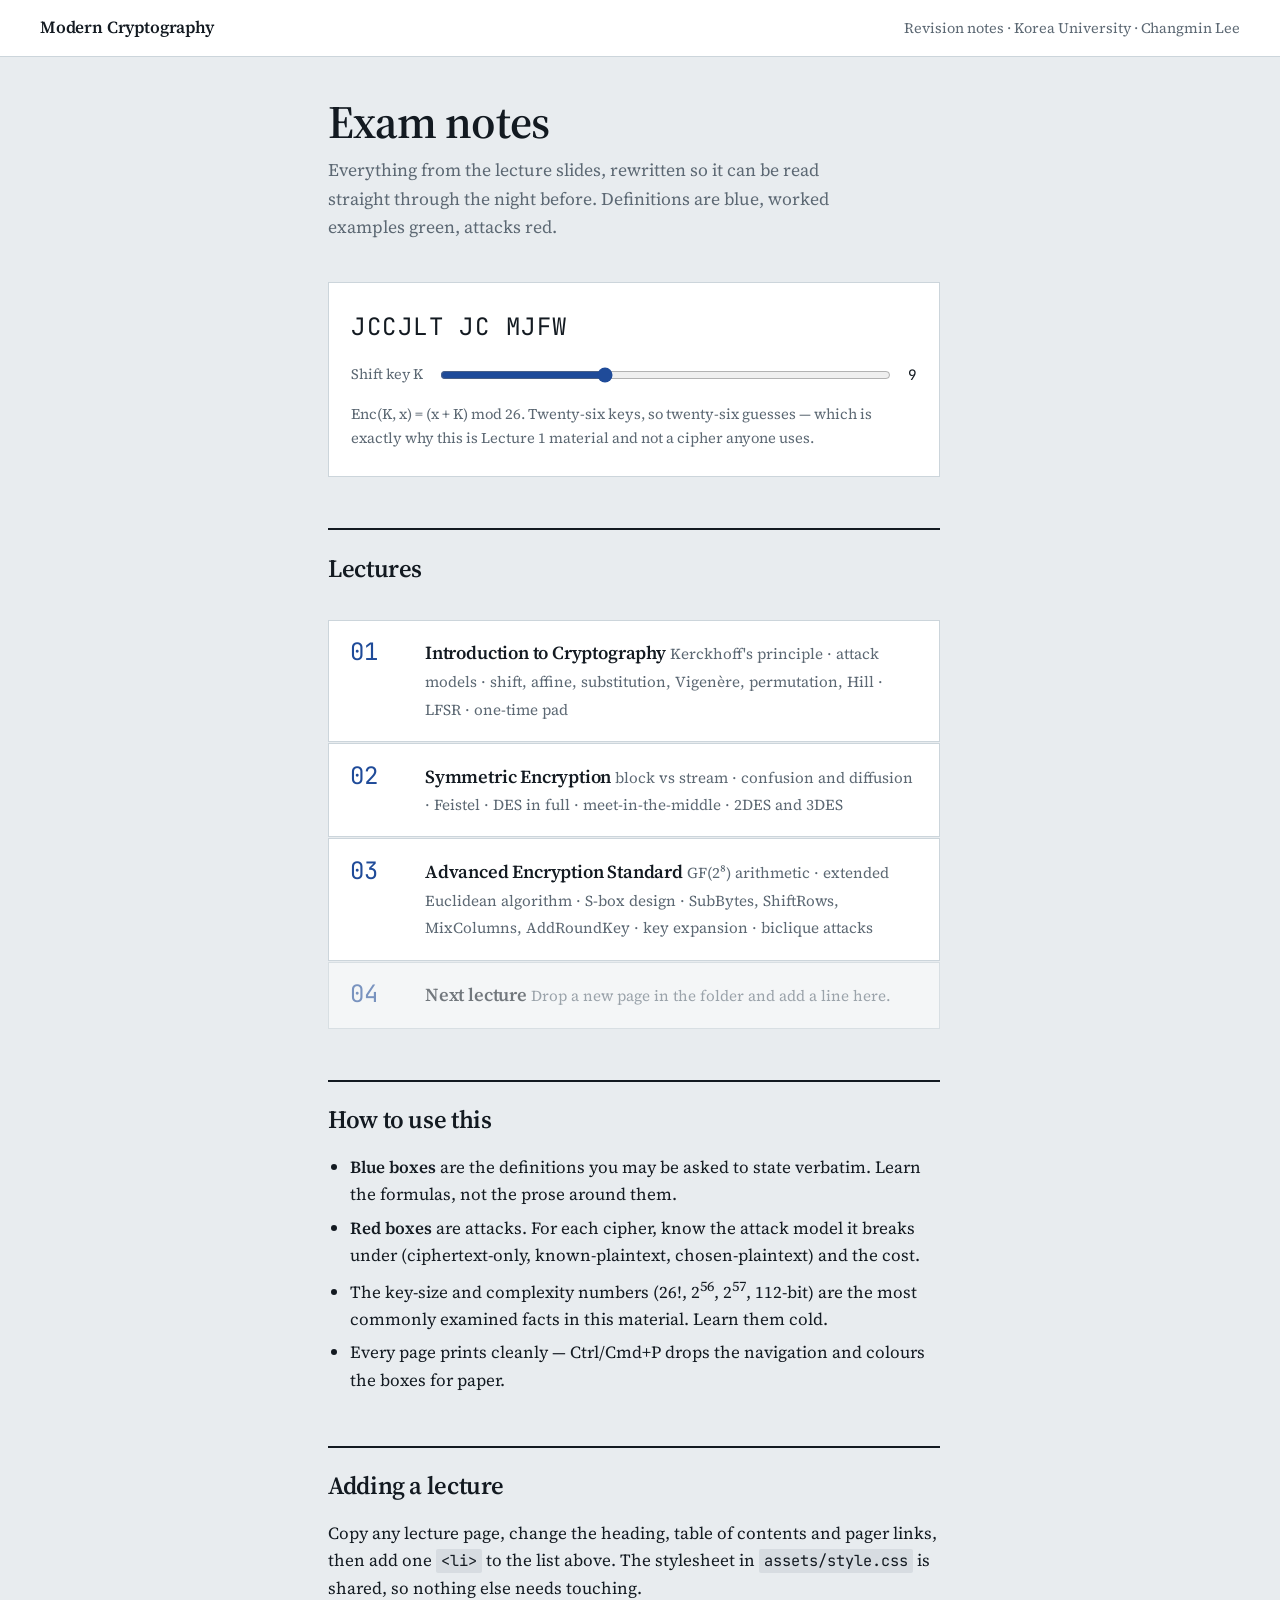
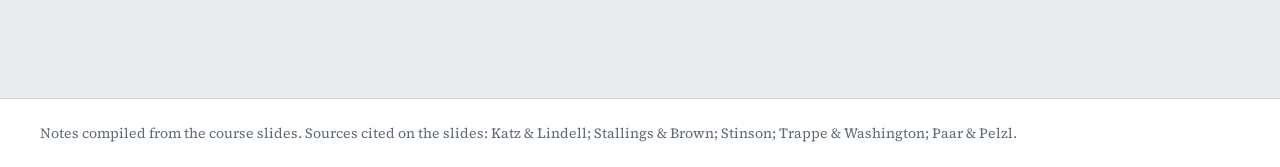
<file: index.html>
<!DOCTYPE html>
<html lang="en">
<head>
<meta charset="utf-8">
<meta name="viewport" content="width=device-width, initial-scale=1">
<title>Modern Cryptography — exam notes</title>
<meta name="description" content="Revision notes for Modern Cryptography (Korea University, Changmin Lee).">
<link rel="preconnect" href="https://fonts.googleapis.com">
<link rel="preconnect" href="https://fonts.gstatic.com" crossorigin>
<link href="https://fonts.googleapis.com/css2?family=JetBrains+Mono:wght@400;600&family=Source+Serif+4:opsz,wght@8..60,400;8..60,600&display=swap" rel="stylesheet">
<link rel="stylesheet" href="assets/style.css">
</head>
<body>

<header class="masthead">
  <div class="inner">
    <a class="home" href="index.html">Modern Cryptography</a>
    <span class="course">Revision notes · Korea University · Changmin Lee</span>
  </div>
</header>

<main class="layout">
  <div></div>
  <article>
    <h1>Exam notes</h1>
    <p class="standfirst">Everything from the lecture slides, rewritten so it can be read straight through the night before. Definitions are blue, worked examples green, attacks red.</p>

    <section class="cipher" aria-label="Shift cipher demonstration">
      <p class="cipher-line" id="cipherLine">ATTACK AT DAWN</p>
      <div class="cipher-controls">
        <label for="shift">Shift key K</label>
        <input type="range" id="shift" min="0" max="25" value="0" step="1">
        <output id="shiftOut" for="shift">0</output>
      </div>
      <p style="margin:1rem 0 0;font-size:0.92rem;color:var(--muted)">Enc(K, x) = (x + K) mod 26. Twenty-six keys, so twenty-six guesses — which is exactly why this is Lecture 1 material and not a cipher anyone uses.</p>
    </section>

    <h2>Lectures</h2>
    <ol class="deck">
      <li>
        <a href="01-introduction.html">
          <span class="num">01</span>
          <span>
            <span class="title">Introduction to Cryptography</span>
            <span class="topics">Kerckhoff's principle · attack models · shift, affine, substitution, Vigenère, permutation, Hill · LFSR · one-time pad</span>
          </span>
        </a>
      </li>
      <li>
        <a href="02-symmetric-encryption.html">
          <span class="num">02</span>
          <span>
            <span class="title">Symmetric Encryption</span>
            <span class="topics">block vs stream · confusion and diffusion · Feistel · DES in full · meet-in-the-middle · 2DES and 3DES</span>
          </span>
        </a>
      </li>
      <li>
        <a href="03-aes.html">
          <span class="num">03</span>
          <span>
            <span class="title">Advanced Encryption Standard</span>
            <span class="topics">GF(2⁸) arithmetic · extended Euclidean algorithm · S-box design · SubBytes, ShiftRows, MixColumns, AddRoundKey · key expansion · biclique attacks</span>
          </span>
        </a>
      </li>
      <li>
        <span class="deck-slot">
          <a class="pending" aria-disabled="true" href="#">
            <span class="num">04</span>
            <span>
              <span class="title">Next lecture</span>
              <span class="topics">Drop a new page in the folder and add a line here.</span>
            </span>
          </a>
        </span>
      </li>
    </ol>

    <h2>How to use this</h2>
    <ul>
      <li><strong>Blue boxes</strong> are the definitions you may be asked to state verbatim. Learn the formulas, not the prose around them.</li>
      <li><strong>Red boxes</strong> are attacks. For each cipher, know the attack model it breaks under (ciphertext-only, known-plaintext, chosen-plaintext) and the cost.</li>
      <li>The key-size and complexity numbers (26!, 2<sup>56</sup>, 2<sup>57</sup>, 112-bit) are the most commonly examined facts in this material. Learn them cold.</li>
      <li>Every page prints cleanly — Ctrl/Cmd+P drops the navigation and colours the boxes for paper.</li>
    </ul>

    <h2>Adding a lecture</h2>
    <p>Copy any lecture page, change the heading, table of contents and pager links, then add one <code>&lt;li&gt;</code> to the list above. The stylesheet in <code>assets/style.css</code> is shared, so nothing else needs touching.</p>
  </article>
</main>

<footer class="site">
  <div class="inner">
    Notes compiled from the course slides. Sources cited on the slides: Katz &amp; Lindell; Stallings &amp; Brown; Stinson; Trappe &amp; Washington; Paar &amp; Pelzl.
  </div>
</footer>

<script>
(function () {
  var plain = "ATTACK AT DAWN";
  var line = document.getElementById("cipherLine");
  var slider = document.getElementById("shift");
  var out = document.getElementById("shiftOut");

  function shift(text, k) {
    return text.replace(/[A-Z]/g, function (c) {
      return String.fromCharCode(((c.charCodeAt(0) - 65 + k) % 26) + 65);
    });
  }
  function render() {
    var k = Number(slider.value);
    line.textContent = shift(plain, k);
    out.textContent = k;
  }
  slider.addEventListener("input", render);
  render();

  // One quiet pass through the key space on load, then stop.
  if (!window.matchMedia("(prefers-reduced-motion: reduce)").matches) {
    var k = 0;
    var t = setInterval(function () {
      k += 1;
      if (k > 9) { clearInterval(t); return; }
      slider.value = k;
      render();
    }, 110);
  }
})();
</script>

</body>
</html>
</file>
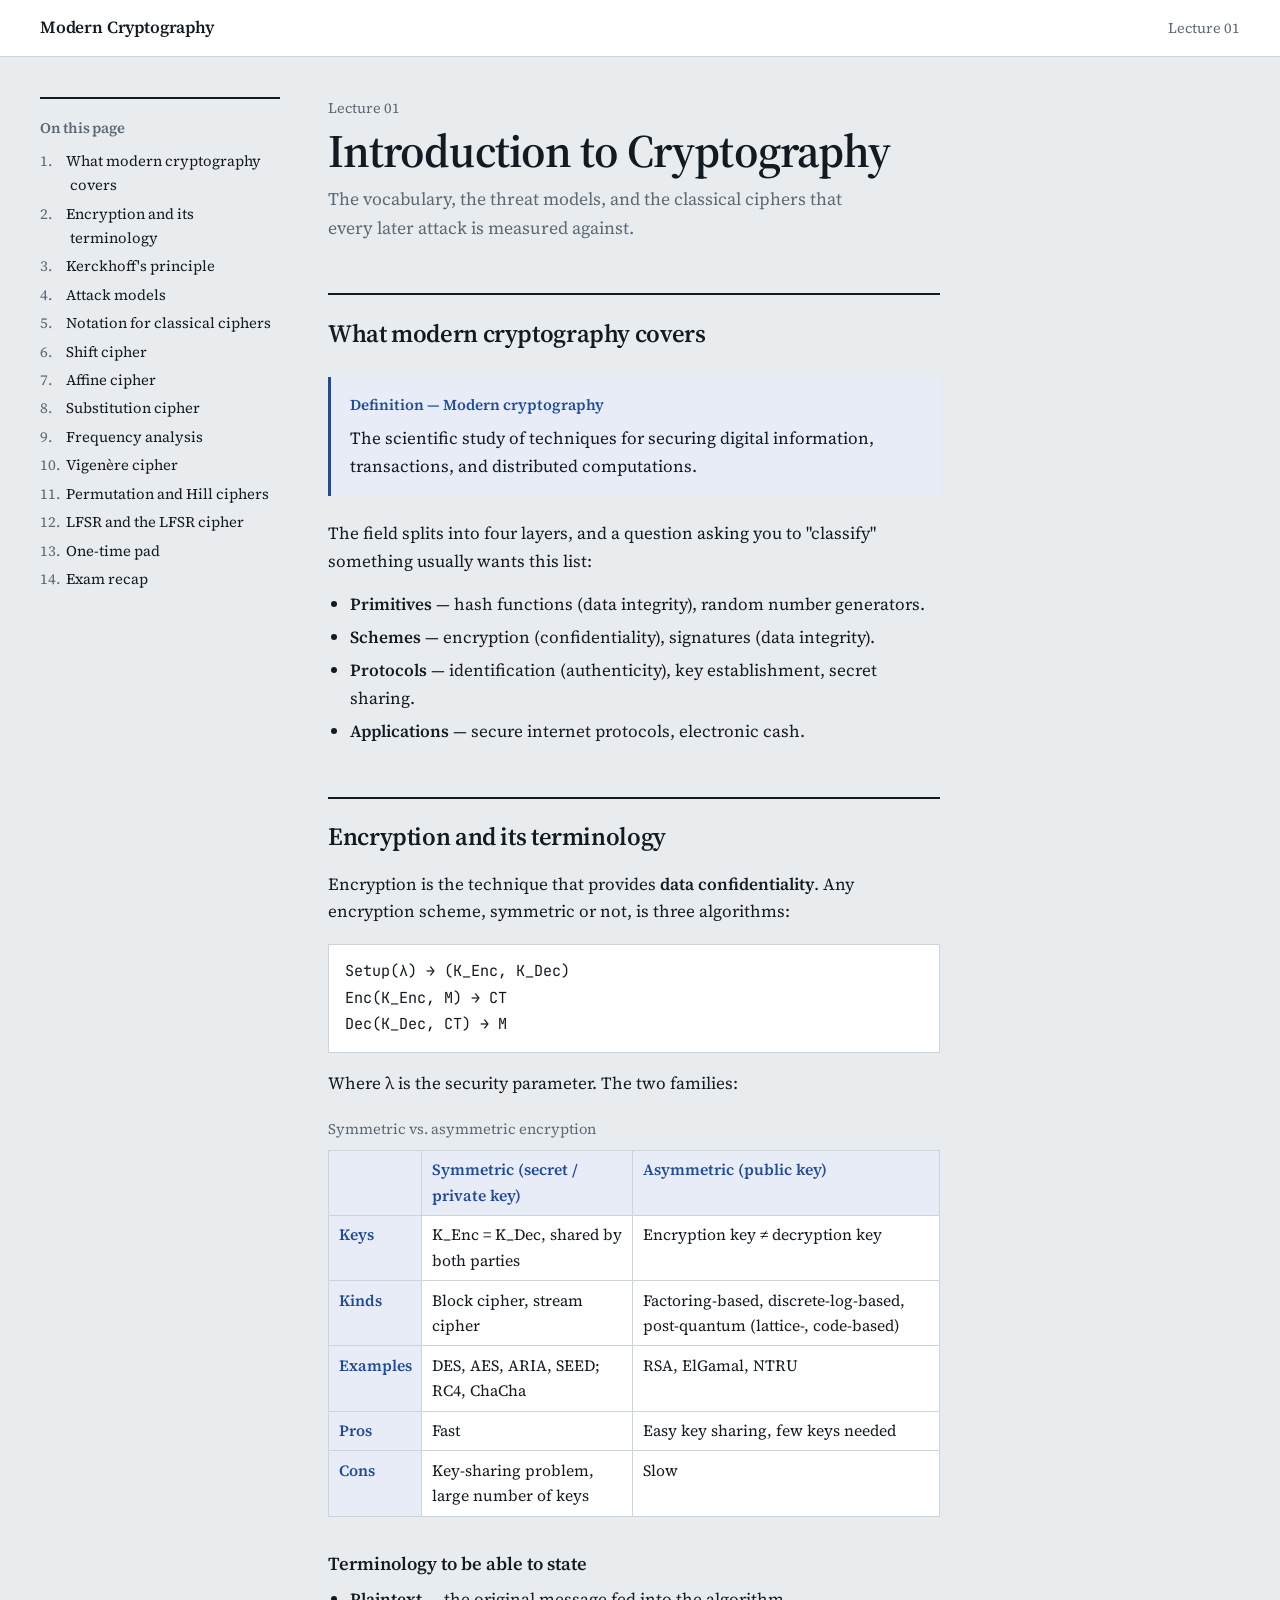
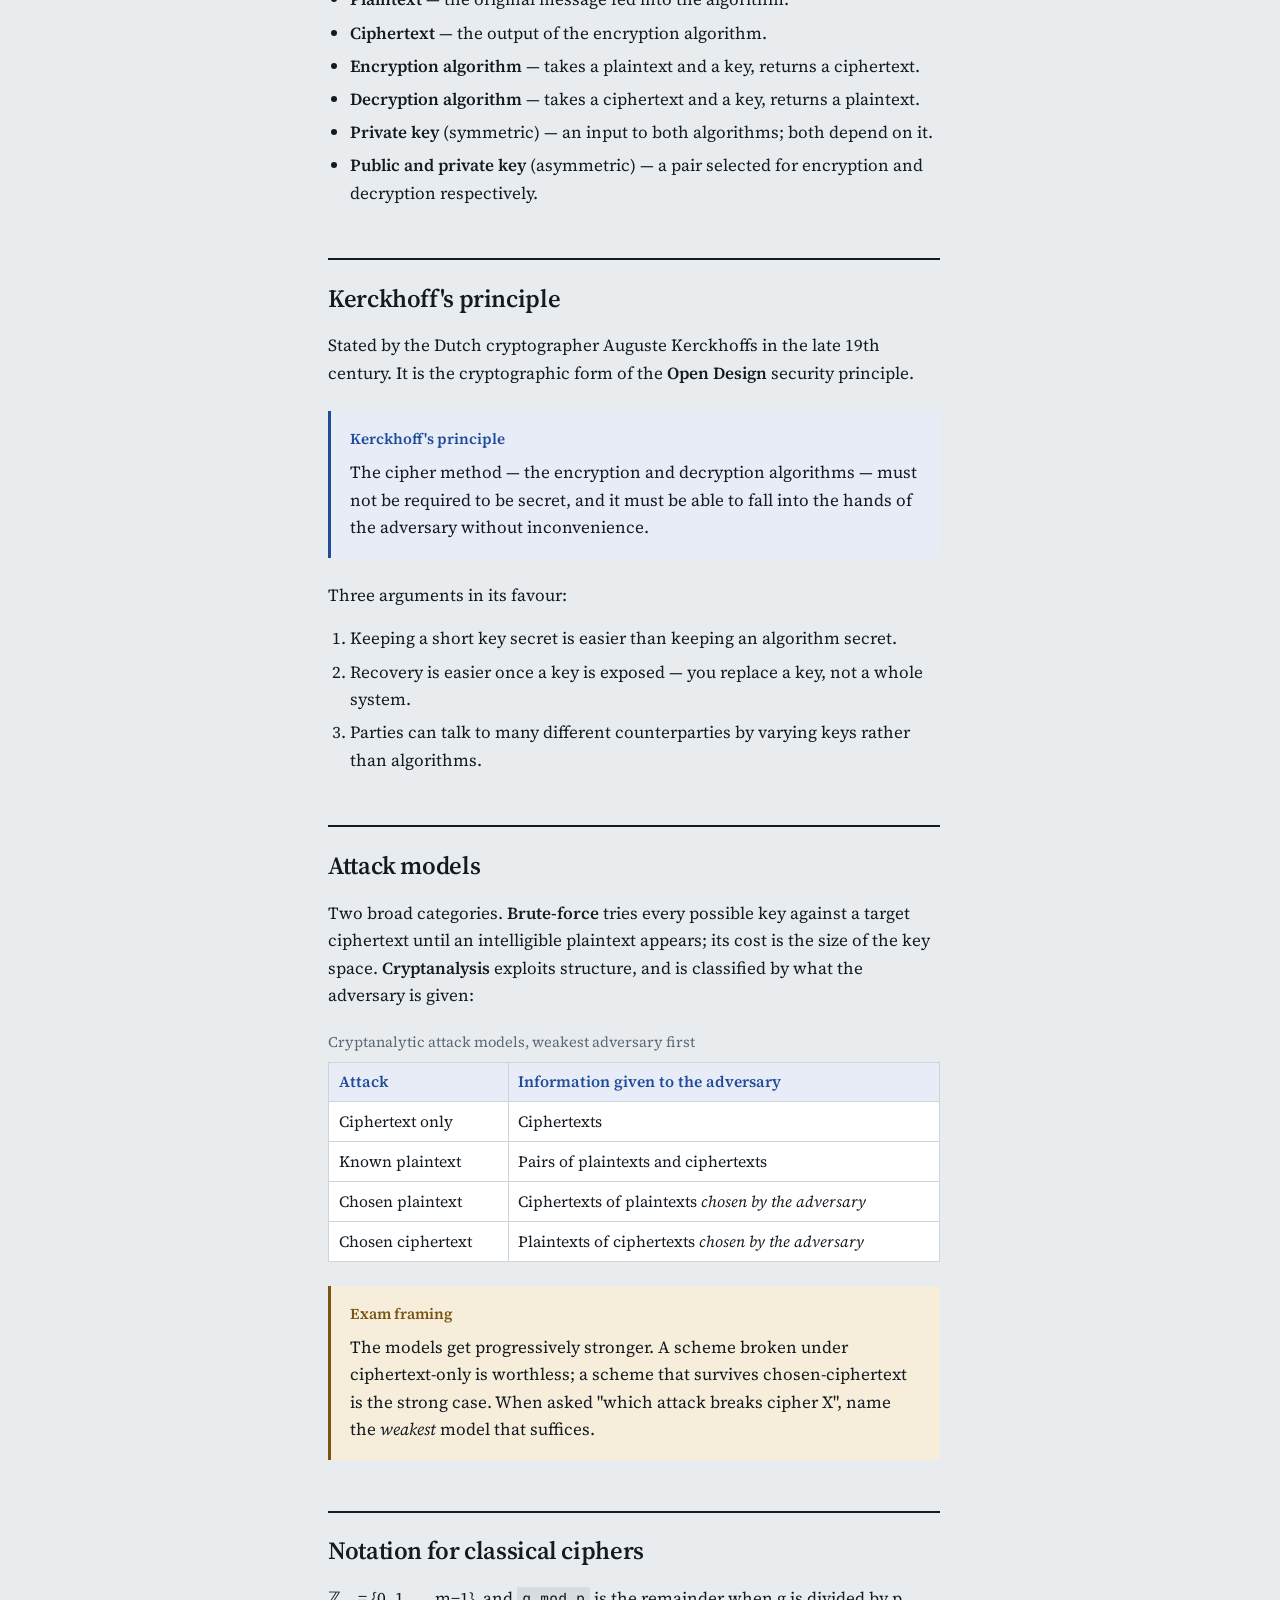
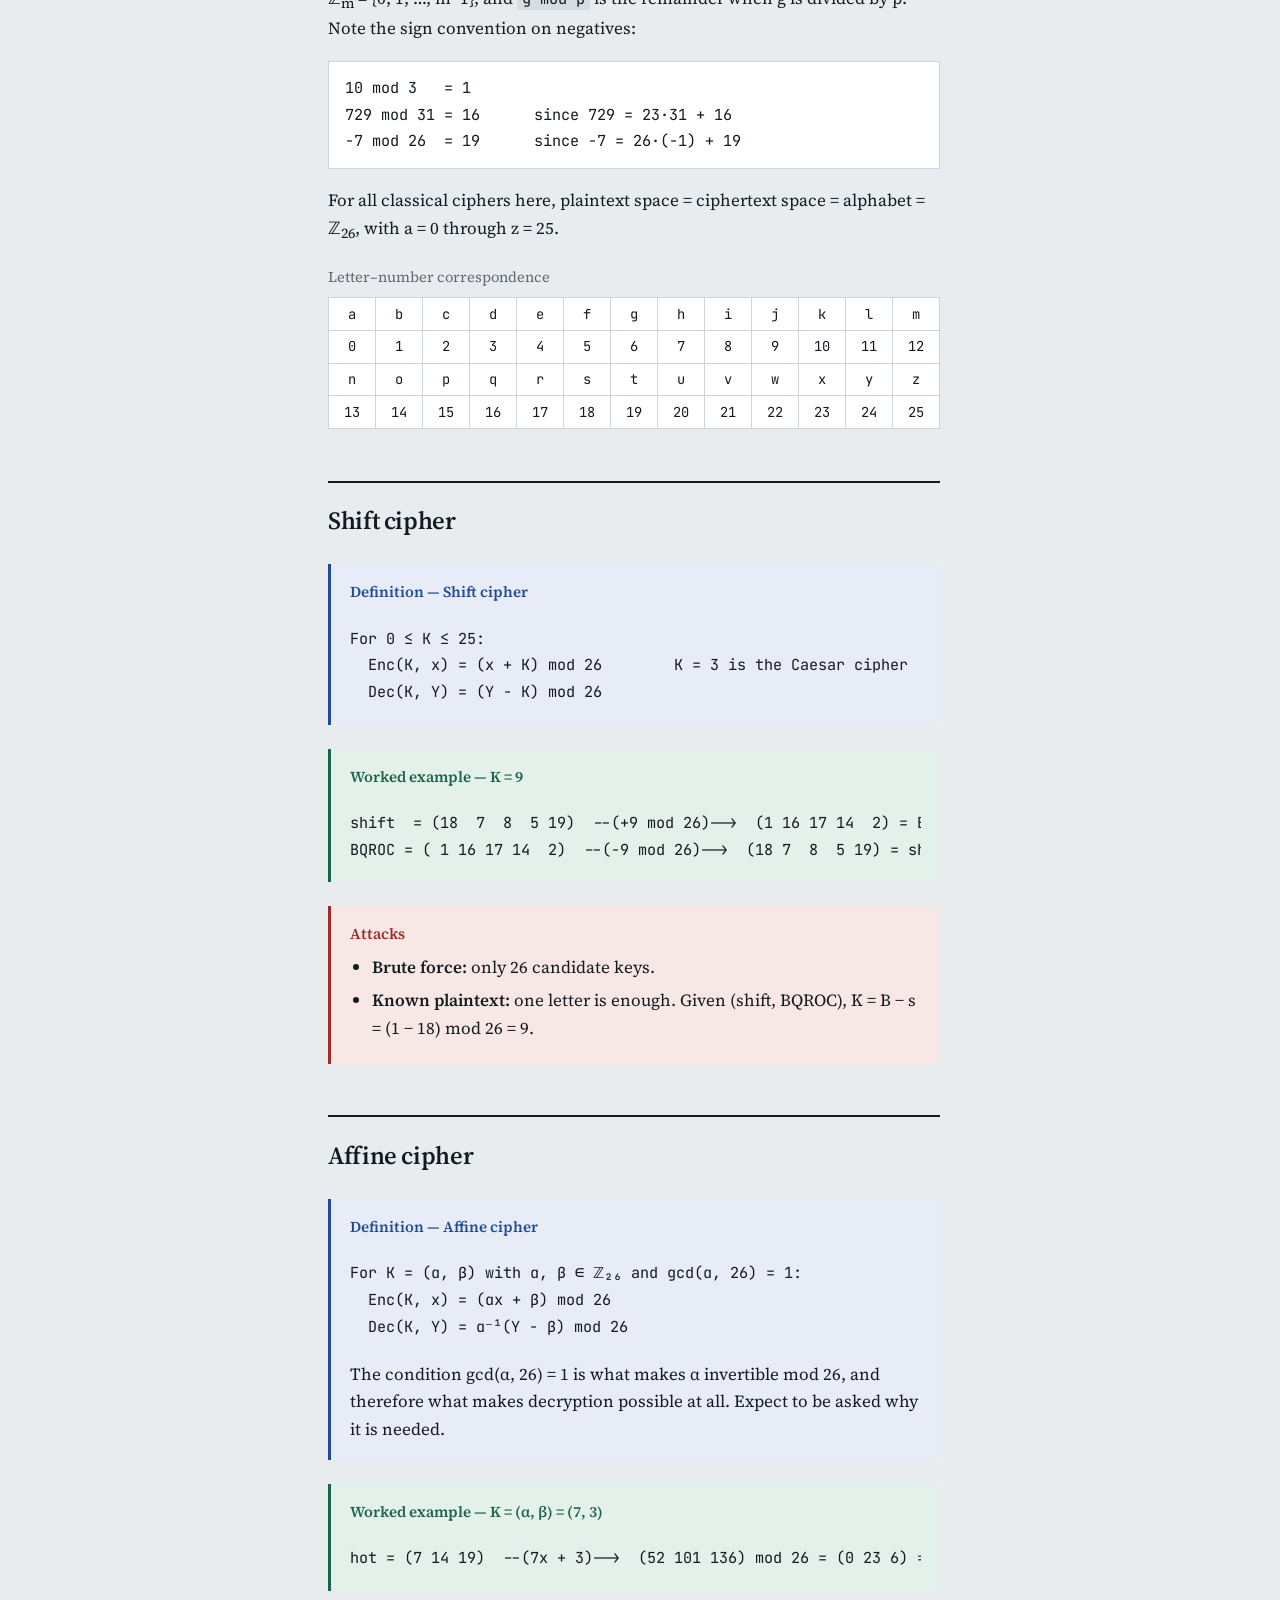
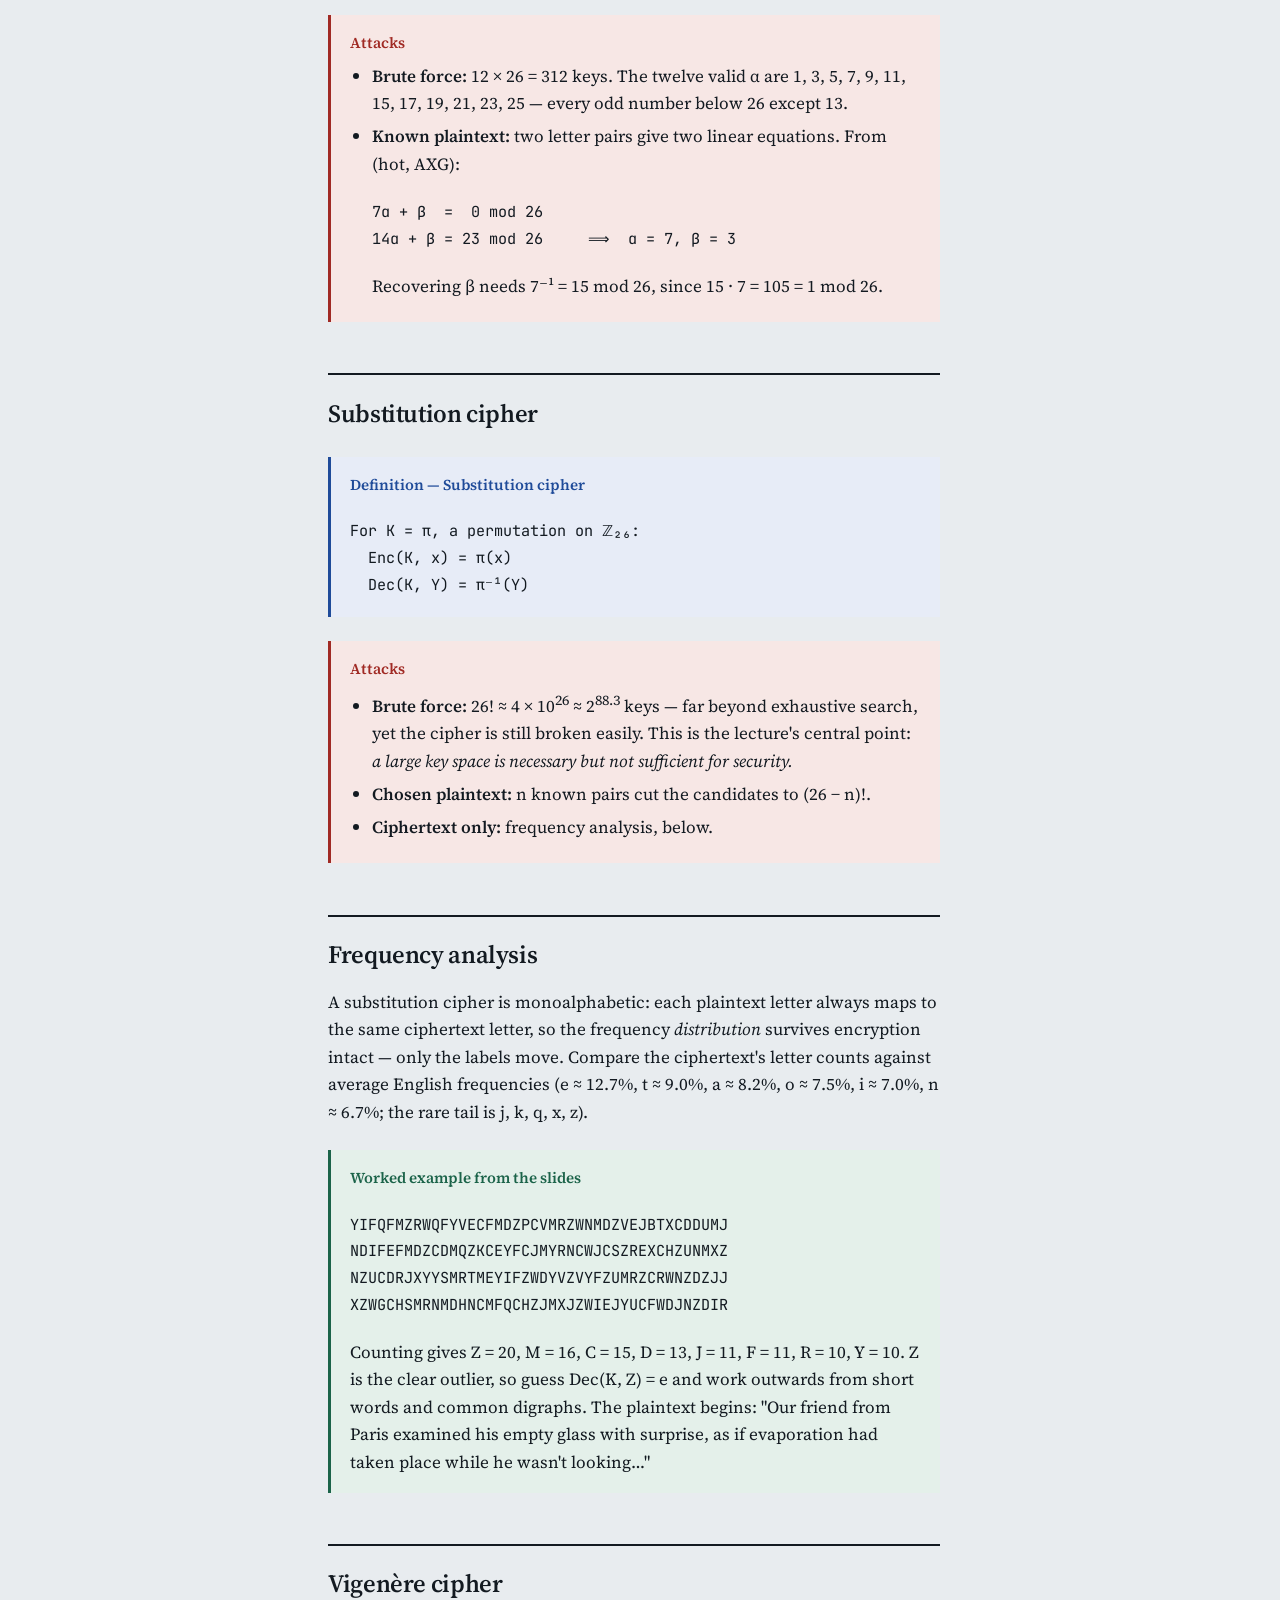
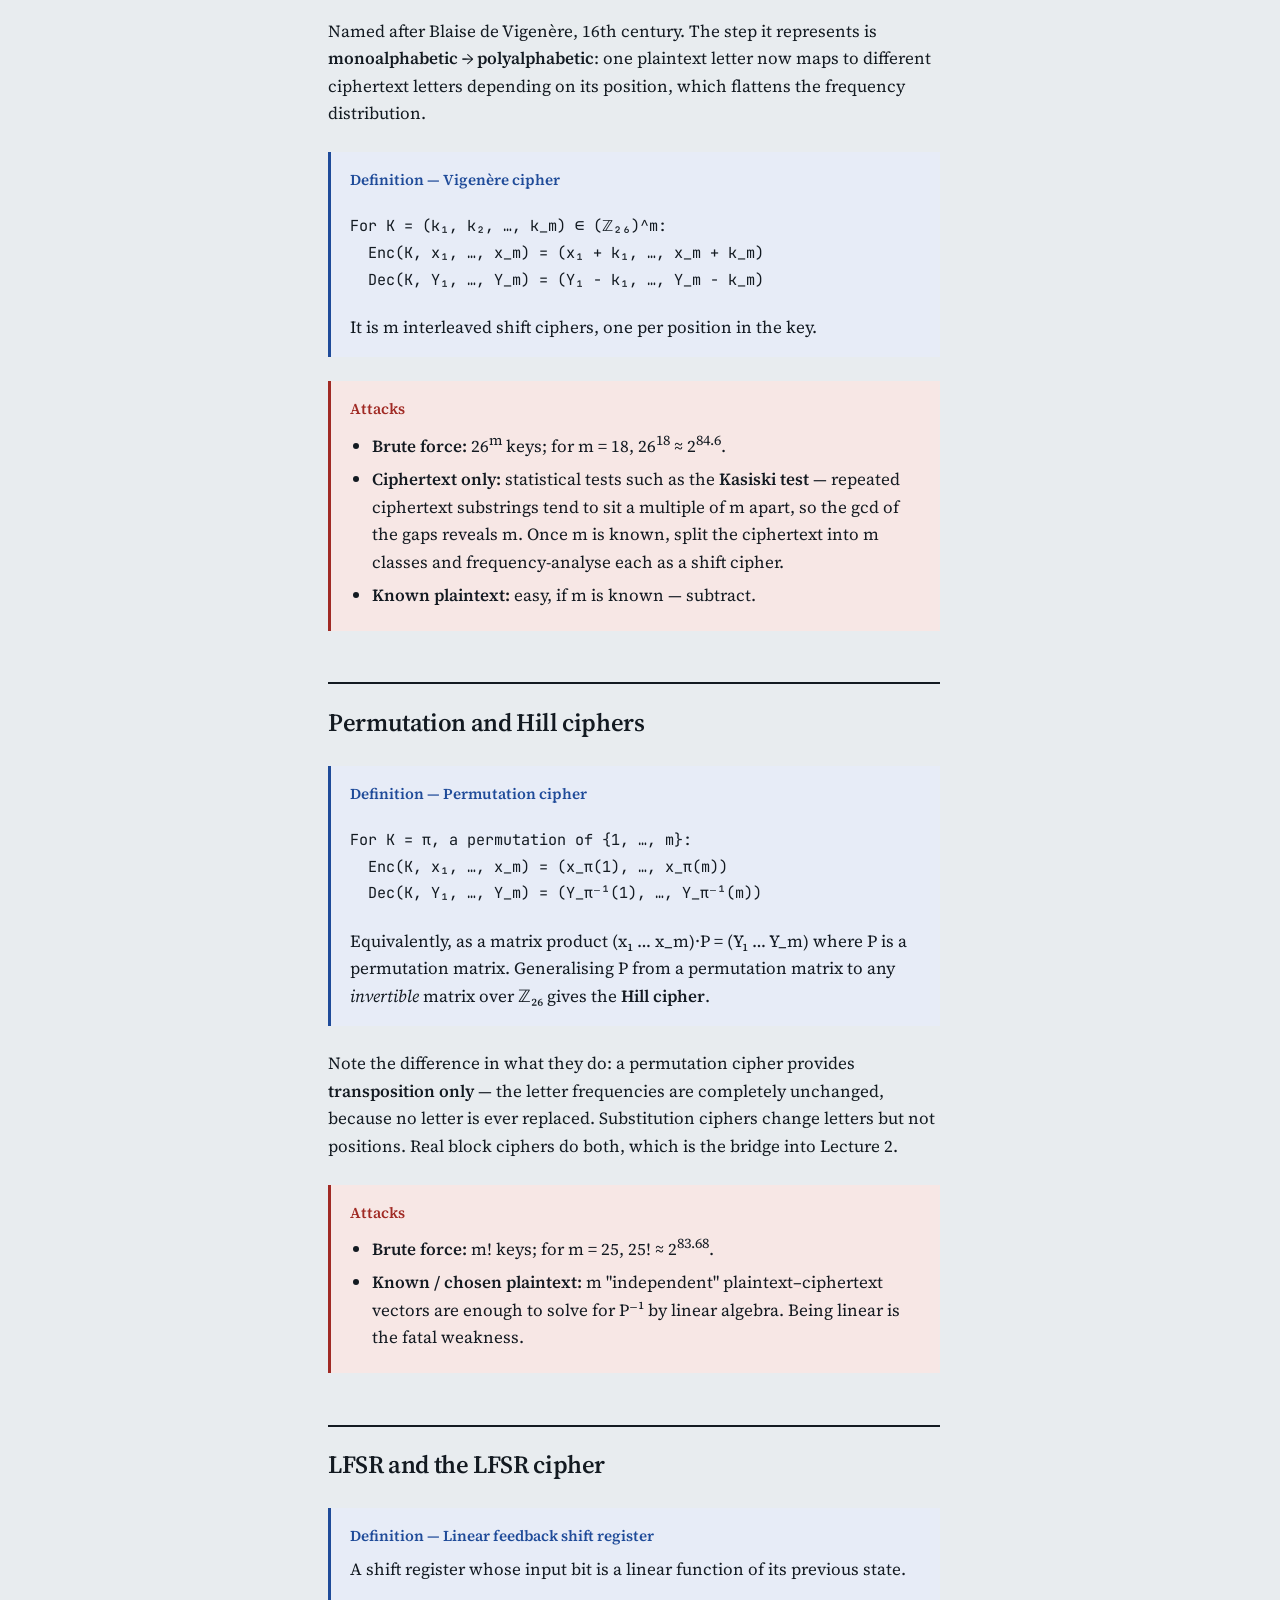
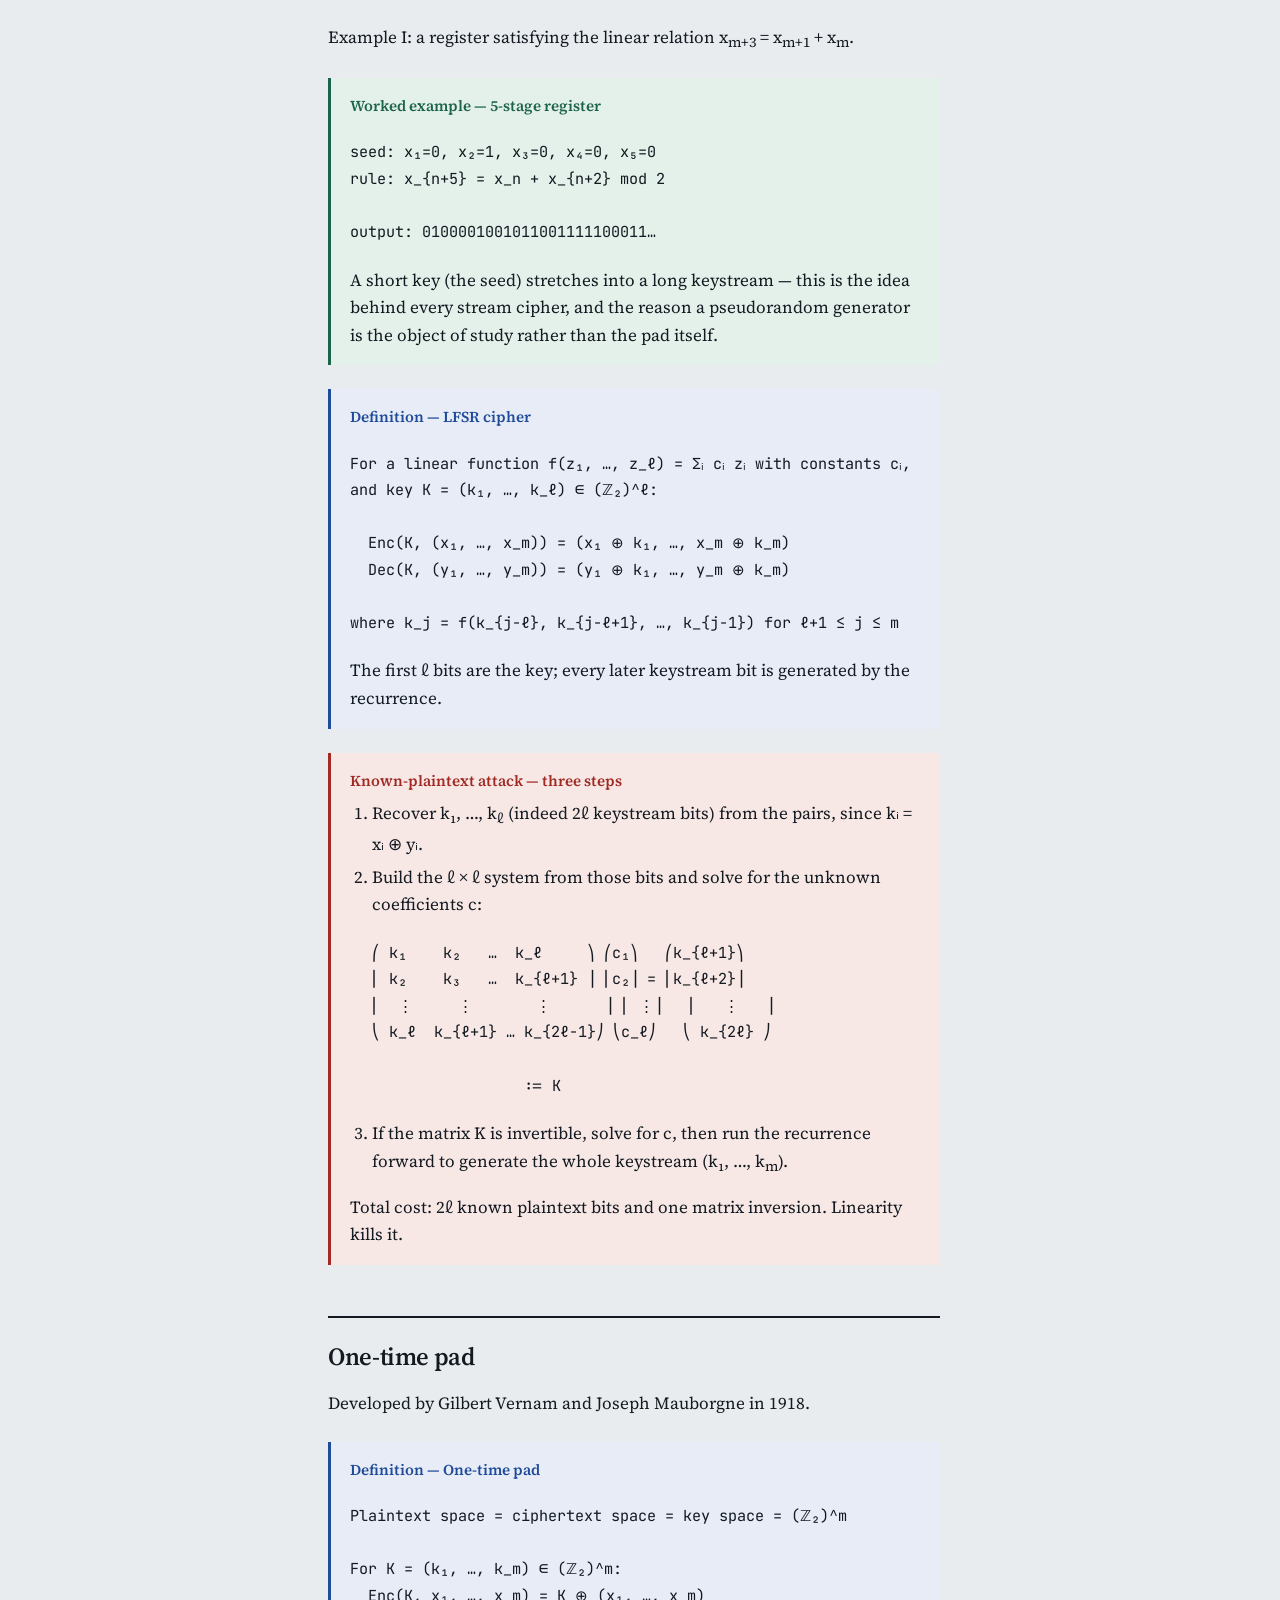
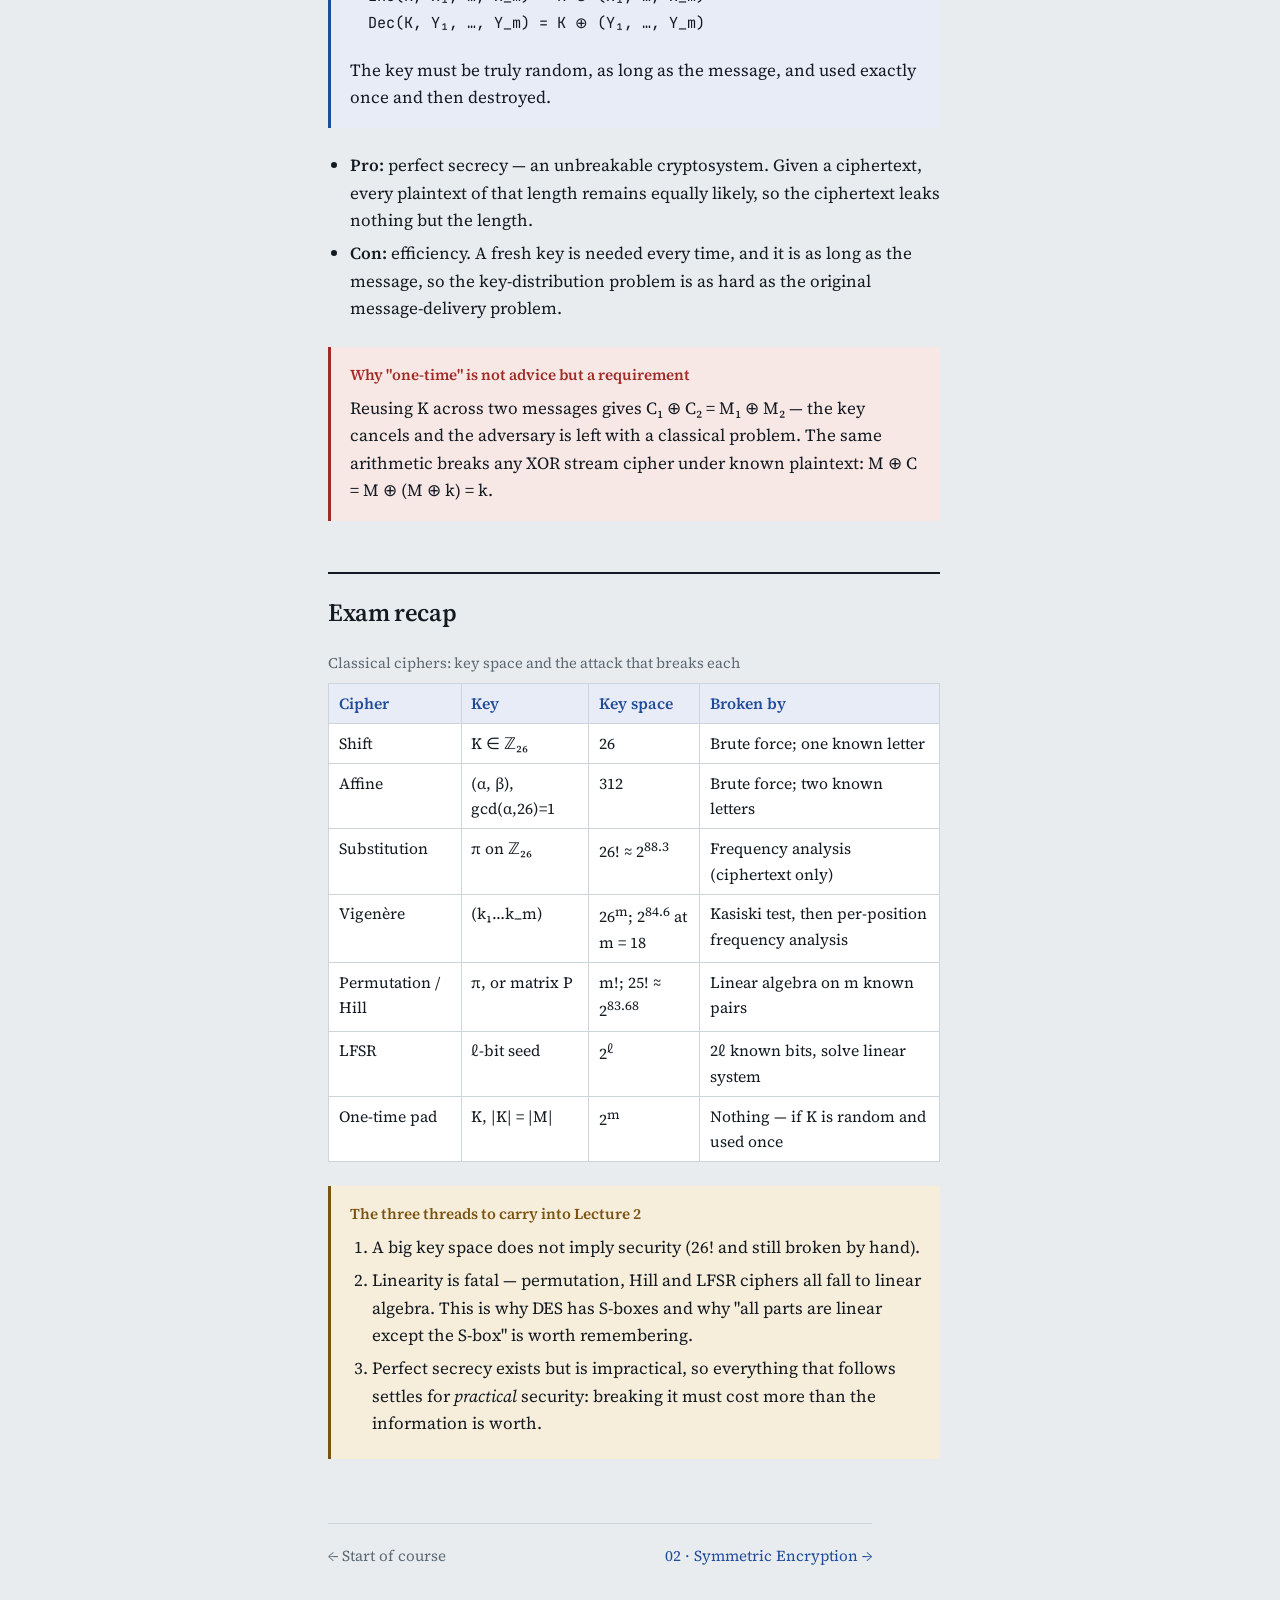
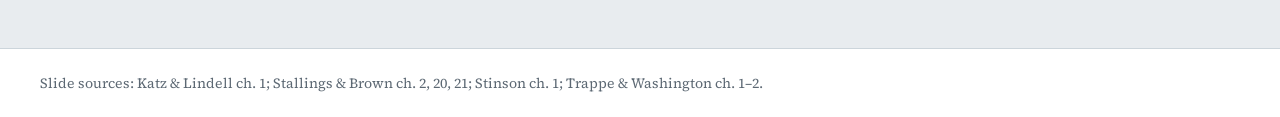
<file: 01-introduction.html>
<!DOCTYPE html>
<html lang="en">
<head>
<meta charset="utf-8">
<meta name="viewport" content="width=device-width, initial-scale=1">
<title>01 · Introduction to Cryptography — exam notes</title>
<meta name="description" content="Kerckhoff's principle, attack models, and the classical ciphers: shift, affine, substitution, Vigenère, permutation, LFSR and the one-time pad.">
<link rel="preconnect" href="https://fonts.googleapis.com">
<link rel="preconnect" href="https://fonts.gstatic.com" crossorigin>
<link href="https://fonts.googleapis.com/css2?family=JetBrains+Mono:wght@400;600&family=Source+Serif+4:opsz,wght@8..60,400;8..60,600&display=swap" rel="stylesheet">
<link rel="stylesheet" href="assets/style.css">
</head>
<body>

<header class="masthead">
  <div class="inner">
    <a class="home" href="index.html">Modern Cryptography</a>
    <span class="course">Lecture 01</span>
  </div>
</header>

<main class="layout">

  <nav class="toc" aria-label="On this page">
    <div class="toc-sticky">
      <h2>On this page</h2>
      <ol>
        <li><a href="#scope">What modern cryptography covers</a></li>
        <li><a href="#encryption">Encryption and its terminology</a></li>
        <li><a href="#kerckhoff">Kerckhoff's principle</a></li>
        <li><a href="#attacks">Attack models</a></li>
        <li><a href="#notation">Notation for classical ciphers</a></li>
        <li><a href="#shift">Shift cipher</a></li>
        <li><a href="#affine">Affine cipher</a></li>
        <li><a href="#substitution">Substitution cipher</a></li>
        <li><a href="#frequency">Frequency analysis</a></li>
        <li><a href="#vigenere">Vigenère cipher</a></li>
        <li><a href="#permutation">Permutation and Hill ciphers</a></li>
        <li><a href="#lfsr">LFSR and the LFSR cipher</a></li>
        <li><a href="#otp">One-time pad</a></li>
        <li><a href="#recap">Exam recap</a></li>
      </ol>
    </div>
  </nav>

  <article>
    <p class="lecture-no">Lecture 01</p>
    <h1>Introduction to Cryptography</h1>
    <p class="standfirst">The vocabulary, the threat models, and the classical ciphers that every later attack is measured against.</p>

    <h2 id="scope">What modern cryptography covers</h2>

    <div class="box def">
      <span class="label">Definition — Modern cryptography</span>
      <p>The scientific study of techniques for securing digital information, transactions, and distributed computations.</p>
    </div>

    <p>The field splits into four layers, and a question asking you to "classify" something usually wants this list:</p>
    <ul>
      <li><strong>Primitives</strong> — hash functions (data integrity), random number generators.</li>
      <li><strong>Schemes</strong> — encryption (confidentiality), signatures (data integrity).</li>
      <li><strong>Protocols</strong> — identification (authenticity), key establishment, secret sharing.</li>
      <li><strong>Applications</strong> — secure internet protocols, electronic cash.</li>
    </ul>

    <h2 id="encryption">Encryption and its terminology</h2>

    <p>Encryption is the technique that provides <strong>data confidentiality</strong>. Any encryption scheme, symmetric or not, is three algorithms:</p>

    <div class="formula">Setup(λ) → (K_Enc, K_Dec)
Enc(K_Enc, M) → CT
Dec(K_Dec, CT) → M</div>

    <p>Where λ is the security parameter. The two families:</p>

    <div class="table-wrap">
      <table class="prose">
        <caption>Symmetric vs. asymmetric encryption</caption>
        <tr><th></th><th>Symmetric (secret / private key)</th><th>Asymmetric (public key)</th></tr>
        <tr><th>Keys</th><td>K_Enc = K_Dec, shared by both parties</td><td>Encryption key ≠ decryption key</td></tr>
        <tr><th>Kinds</th><td>Block cipher, stream cipher</td><td>Factoring-based, discrete-log-based, post-quantum (lattice-, code-based)</td></tr>
        <tr><th>Examples</th><td>DES, AES, ARIA, SEED; RC4, ChaCha</td><td>RSA, ElGamal, NTRU</td></tr>
        <tr><th>Pros</th><td>Fast</td><td>Easy key sharing, few keys needed</td></tr>
        <tr><th>Cons</th><td>Key-sharing problem, large number of keys</td><td>Slow</td></tr>
      </table>
    </div>

    <h3>Terminology to be able to state</h3>
    <ul>
      <li><strong>Plaintext</strong> — the original message fed into the algorithm.</li>
      <li><strong>Ciphertext</strong> — the output of the encryption algorithm.</li>
      <li><strong>Encryption algorithm</strong> — takes a plaintext and a key, returns a ciphertext.</li>
      <li><strong>Decryption algorithm</strong> — takes a ciphertext and a key, returns a plaintext.</li>
      <li><strong>Private key</strong> (symmetric) — an input to both algorithms; both depend on it.</li>
      <li><strong>Public and private key</strong> (asymmetric) — a pair selected for encryption and decryption respectively.</li>
    </ul>

    <h2 id="kerckhoff">Kerckhoff's principle</h2>

    <p>Stated by the Dutch cryptographer Auguste Kerckhoffs in the late 19th century. It is the cryptographic form of the <strong>Open Design</strong> security principle.</p>

    <div class="box def">
      <span class="label">Kerckhoff's principle</span>
      <p>The cipher method — the encryption and decryption algorithms — must not be required to be secret, and it must be able to fall into the hands of the adversary without inconvenience.</p>
    </div>

    <p>Three arguments in its favour:</p>
    <ol>
      <li>Keeping a short key secret is easier than keeping an algorithm secret.</li>
      <li>Recovery is easier once a key is exposed — you replace a key, not a whole system.</li>
      <li>Parties can talk to many different counterparties by varying keys rather than algorithms.</li>
    </ol>

    <h2 id="attacks">Attack models</h2>

    <p>Two broad categories. <strong>Brute-force</strong> tries every possible key against a target ciphertext until an intelligible plaintext appears; its cost is the size of the key space. <strong>Cryptanalysis</strong> exploits structure, and is classified by what the adversary is given:</p>

    <div class="table-wrap">
      <table class="prose">
        <caption>Cryptanalytic attack models, weakest adversary first</caption>
        <tr><th>Attack</th><th>Information given to the adversary</th></tr>
        <tr><td>Ciphertext only</td><td>Ciphertexts</td></tr>
        <tr><td>Known plaintext</td><td>Pairs of plaintexts and ciphertexts</td></tr>
        <tr><td>Chosen plaintext</td><td>Ciphertexts of plaintexts <em>chosen by the adversary</em></td></tr>
        <tr><td>Chosen ciphertext</td><td>Plaintexts of ciphertexts <em>chosen by the adversary</em></td></tr>
      </table>
    </div>

    <div class="box tip">
      <span class="label">Exam framing</span>
      <p>The models get progressively stronger. A scheme broken under ciphertext-only is worthless; a scheme that survives chosen-ciphertext is the strong case. When asked "which attack breaks cipher X", name the <em>weakest</em> model that suffices.</p>
    </div>

    <h2 id="notation">Notation for classical ciphers</h2>

    <p>ℤ<sub>m</sub> = {0, 1, …, m−1}, and <code>g mod p</code> is the remainder when g is divided by p. Note the sign convention on negatives:</p>

    <div class="formula">10 mod 3   = 1
729 mod 31 = 16      since 729 = 23·31 + 16
−7 mod 26  = 19      since −7 = 26·(−1) + 19</div>

    <p>For all classical ciphers here, plaintext space = ciphertext space = alphabet = ℤ<sub>26</sub>, with a = 0 through z = 25.</p>

    <div class="table-wrap">
      <table class="grid">
        <caption>Letter–number correspondence</caption>
        <tr><td>a</td><td>b</td><td>c</td><td>d</td><td>e</td><td>f</td><td>g</td><td>h</td><td>i</td><td>j</td><td>k</td><td>l</td><td>m</td></tr>
        <tr><td>0</td><td>1</td><td>2</td><td>3</td><td>4</td><td>5</td><td>6</td><td>7</td><td>8</td><td>9</td><td>10</td><td>11</td><td>12</td></tr>
        <tr><td>n</td><td>o</td><td>p</td><td>q</td><td>r</td><td>s</td><td>t</td><td>u</td><td>v</td><td>w</td><td>x</td><td>y</td><td>z</td></tr>
        <tr><td>13</td><td>14</td><td>15</td><td>16</td><td>17</td><td>18</td><td>19</td><td>20</td><td>21</td><td>22</td><td>23</td><td>24</td><td>25</td></tr>
      </table>
    </div>

    <h2 id="shift">Shift cipher</h2>

    <div class="box def">
      <span class="label">Definition — Shift cipher</span>
      <div class="formula">For 0 ≤ K ≤ 25:
  Enc(K, x) = (x + K) mod 26        K = 3 is the Caesar cipher
  Dec(K, Y) = (Y − K) mod 26</div>
    </div>

    <div class="box ex">
      <span class="label">Worked example — K = 9</span>
      <div class="formula">shift  = (18  7  8  5 19)  --(+9 mod 26)-->  (1 16 17 14  2) = BQROC
BQROC = ( 1 16 17 14  2)  --(−9 mod 26)-->  (18 7  8  5 19) = shift</div>
    </div>

    <div class="box attack">
      <span class="label">Attacks</span>
      <ul>
        <li><strong>Brute force:</strong> only 26 candidate keys.</li>
        <li><strong>Known plaintext:</strong> one letter is enough. Given (shift, BQROC), K = B − s = (1 − 18) mod 26 = 9.</li>
      </ul>
    </div>

    <h2 id="affine">Affine cipher</h2>

    <div class="box def">
      <span class="label">Definition — Affine cipher</span>
      <div class="formula">For K = (α, β) with α, β ∈ ℤ₂₆ and gcd(α, 26) = 1:
  Enc(K, x) = (αx + β) mod 26
  Dec(K, Y) = α⁻¹(Y − β) mod 26</div>
      <p>The condition gcd(α, 26) = 1 is what makes α invertible mod 26, and therefore what makes decryption possible at all. Expect to be asked why it is needed.</p>
    </div>

    <div class="box ex">
      <span class="label">Worked example — K = (α, β) = (7, 3)</span>
      <div class="formula">hot = (7 14 19)  --(7x + 3)-->  (52 101 136) mod 26 = (0 23 6) = AXG</div>
    </div>

    <div class="box attack">
      <span class="label">Attacks</span>
      <ul>
        <li><strong>Brute force:</strong> 12 × 26 = 312 keys. The twelve valid α are 1, 3, 5, 7, 9, 11, 15, 17, 19, 21, 23, 25 — every odd number below 26 except 13.</li>
        <li><strong>Known plaintext:</strong> two letter pairs give two linear equations. From (hot, AXG):
          <div class="formula">7α + β  =  0 mod 26
14α + β = 23 mod 26     ⟹  α = 7, β = 3</div>
          Recovering β needs 7⁻¹ = 15 mod 26, since 15 · 7 = 105 = 1 mod 26.</li>
      </ul>
    </div>

    <h2 id="substitution">Substitution cipher</h2>

    <div class="box def">
      <span class="label">Definition — Substitution cipher</span>
      <div class="formula">For K = π, a permutation on ℤ₂₆:
  Enc(K, x) = π(x)
  Dec(K, Y) = π⁻¹(Y)</div>
    </div>

    <div class="box attack">
      <span class="label">Attacks</span>
      <ul>
        <li><strong>Brute force:</strong> 26! ≈ 4 × 10<sup>26</sup> ≈ 2<sup>88.3</sup> keys — far beyond exhaustive search, yet the cipher is still broken easily. This is the lecture's central point: <em>a large key space is necessary but not sufficient for security.</em></li>
        <li><strong>Chosen plaintext:</strong> n known pairs cut the candidates to (26 − n)!.</li>
        <li><strong>Ciphertext only:</strong> frequency analysis, below.</li>
      </ul>
    </div>

    <h2 id="frequency">Frequency analysis</h2>

    <p>A substitution cipher is monoalphabetic: each plaintext letter always maps to the same ciphertext letter, so the frequency <em>distribution</em> survives encryption intact — only the labels move. Compare the ciphertext's letter counts against average English frequencies (e ≈ 12.7%, t ≈ 9.0%, a ≈ 8.2%, o ≈ 7.5%, i ≈ 7.0%, n ≈ 6.7%; the rare tail is j, k, q, x, z).</p>

    <div class="box ex">
      <span class="label">Worked example from the slides</span>
      <div class="formula">YIFQFMZRWQFYVECFMDZPCVMRZWNMDZVEJBTXCDDUMJ
NDIFEFMDZCDMQZKCEYFCJMYRNCWJCSZREXCHZUNMXZ
NZUCDRJXYYSMRTMEYIFZWDYVZVYFZUMRZCRWNZDZJJ
XZWGCHSMRNMDHNCMFQCHZJMXJZWIEJYUCFWDJNZDIR</div>
      <p>Counting gives Z = 20, M = 16, C = 15, D = 13, J = 11, F = 11, R = 10, Y = 10. Z is the clear outlier, so guess Dec(K, Z) = e and work outwards from short words and common digraphs. The plaintext begins: "Our friend from Paris examined his empty glass with surprise, as if evaporation had taken place while he wasn't looking…"</p>
    </div>

    <h2 id="vigenere">Vigenère cipher</h2>

    <p>Named after Blaise de Vigenère, 16th century. The step it represents is <strong>monoalphabetic → polyalphabetic</strong>: one plaintext letter now maps to different ciphertext letters depending on its position, which flattens the frequency distribution.</p>

    <div class="box def">
      <span class="label">Definition — Vigenère cipher</span>
      <div class="formula">For K = (k₁, k₂, …, k_m) ∈ (ℤ₂₆)^m:
  Enc(K, x₁, …, x_m) = (x₁ + k₁, …, x_m + k_m)
  Dec(K, Y₁, …, Y_m) = (Y₁ − k₁, …, Y_m − k_m)</div>
      <p>It is m interleaved shift ciphers, one per position in the key.</p>
    </div>

    <div class="box attack">
      <span class="label">Attacks</span>
      <ul>
        <li><strong>Brute force:</strong> 26<sup>m</sup> keys; for m = 18, 26<sup>18</sup> ≈ 2<sup>84.6</sup>.</li>
        <li><strong>Ciphertext only:</strong> statistical tests such as the <strong>Kasiski test</strong> — repeated ciphertext substrings tend to sit a multiple of m apart, so the gcd of the gaps reveals m. Once m is known, split the ciphertext into m classes and frequency-analyse each as a shift cipher.</li>
        <li><strong>Known plaintext:</strong> easy, if m is known — subtract.</li>
      </ul>
    </div>

    <h2 id="permutation">Permutation and Hill ciphers</h2>

    <div class="box def">
      <span class="label">Definition — Permutation cipher</span>
      <div class="formula">For K = π, a permutation of {1, …, m}:
  Enc(K, x₁, …, x_m) = (x_π(1), …, x_π(m))
  Dec(K, Y₁, …, Y_m) = (Y_π⁻¹(1), …, Y_π⁻¹(m))</div>
      <p>Equivalently, as a matrix product (x₁ … x_m)·P = (Y₁ … Y_m) where P is a permutation matrix. Generalising P from a permutation matrix to any <em>invertible</em> matrix over ℤ₂₆ gives the <strong>Hill cipher</strong>.</p>
    </div>

    <p>Note the difference in what they do: a permutation cipher provides <strong>transposition only</strong> — the letter frequencies are completely unchanged, because no letter is ever replaced. Substitution ciphers change letters but not positions. Real block ciphers do both, which is the bridge into Lecture 2.</p>

    <div class="box attack">
      <span class="label">Attacks</span>
      <ul>
        <li><strong>Brute force:</strong> m! keys; for m = 25, 25! ≈ 2<sup>83.68</sup>.</li>
        <li><strong>Known / chosen plaintext:</strong> m "independent" plaintext–ciphertext vectors are enough to solve for P⁻¹ by linear algebra. Being linear is the fatal weakness.</li>
      </ul>
    </div>

    <h2 id="lfsr">LFSR and the LFSR cipher</h2>

    <div class="box def">
      <span class="label">Definition — Linear feedback shift register</span>
      <p>A shift register whose input bit is a linear function of its previous state.</p>
    </div>

    <p>Example I: a register satisfying the linear relation x<sub>m+3</sub> = x<sub>m+1</sub> + x<sub>m</sub>.</p>

    <div class="box ex">
      <span class="label">Worked example — 5-stage register</span>
      <div class="formula">seed: x₁=0, x₂=1, x₃=0, x₄=0, x₅=0
rule: x_{n+5} = x_n + x_{n+2} mod 2

output: 0100001001011001111100011…</div>
      <p>A short key (the seed) stretches into a long keystream — this is the idea behind every stream cipher, and the reason a pseudorandom generator is the object of study rather than the pad itself.</p>
    </div>

    <div class="box def">
      <span class="label">Definition — LFSR cipher</span>
      <div class="formula">For a linear function f(z₁, …, z_ℓ) = Σᵢ cᵢ zᵢ with constants cᵢ,
and key K = (k₁, …, k_ℓ) ∈ (ℤ₂)^ℓ:

  Enc(K, (x₁, …, x_m)) = (x₁ ⊕ k₁, …, x_m ⊕ k_m)
  Dec(K, (y₁, …, y_m)) = (y₁ ⊕ k₁, …, y_m ⊕ k_m)

where k_j = f(k_{j−ℓ}, k_{j−ℓ+1}, …, k_{j−1}) for ℓ+1 ≤ j ≤ m</div>
      <p>The first ℓ bits are the key; every later keystream bit is generated by the recurrence.</p>
    </div>

    <div class="box attack">
      <span class="label">Known-plaintext attack — three steps</span>
      <ol>
        <li>Recover k₁, …, k<sub>ℓ</sub> (indeed 2ℓ keystream bits) from the pairs, since kᵢ = xᵢ ⊕ yᵢ.</li>
        <li>Build the ℓ × ℓ system from those bits and solve for the unknown coefficients c:
          <div class="formula">⎛ k₁    k₂   …  k_ℓ     ⎞ ⎛c₁⎞   ⎛k_{ℓ+1}⎞
⎜ k₂    k₃   …  k_{ℓ+1} ⎟ ⎜c₂⎟ = ⎜k_{ℓ+2}⎟
⎜  ⋮     ⋮       ⋮      ⎟ ⎜ ⋮⎟   ⎜   ⋮   ⎟
⎝ k_ℓ  k_{ℓ+1} … k_{2ℓ−1}⎠ ⎝c_ℓ⎠   ⎝ k_{2ℓ} ⎠

                 := K</div>
        </li>
        <li>If the matrix K is invertible, solve for c, then run the recurrence forward to generate the whole keystream (k₁, …, k<sub>m</sub>).</li>
      </ol>
      <p>Total cost: 2ℓ known plaintext bits and one matrix inversion. Linearity kills it.</p>
    </div>

    <h2 id="otp">One-time pad</h2>

    <p>Developed by Gilbert Vernam and Joseph Mauborgne in 1918.</p>

    <div class="box def">
      <span class="label">Definition — One-time pad</span>
      <div class="formula">Plaintext space = ciphertext space = key space = (ℤ₂)^m

For K = (k₁, …, k_m) ∈ (ℤ₂)^m:
  Enc(K, x₁, …, x_m) = K ⊕ (x₁, …, x_m)
  Dec(K, Y₁, …, Y_m) = K ⊕ (Y₁, …, Y_m)</div>
      <p>The key must be truly random, as long as the message, and used exactly once and then destroyed.</p>
    </div>

    <ul>
      <li><strong>Pro:</strong> perfect secrecy — an unbreakable cryptosystem. Given a ciphertext, every plaintext of that length remains equally likely, so the ciphertext leaks nothing but the length.</li>
      <li><strong>Con:</strong> efficiency. A fresh key is needed every time, and it is as long as the message, so the key-distribution problem is as hard as the original message-delivery problem.</li>
    </ul>

    <div class="box attack">
      <span class="label">Why "one-time" is not advice but a requirement</span>
      <p>Reusing K across two messages gives C₁ ⊕ C₂ = M₁ ⊕ M₂ — the key cancels and the adversary is left with a classical problem. The same arithmetic breaks any XOR stream cipher under known plaintext: M ⊕ C = M ⊕ (M ⊕ k) = k.</p>
    </div>

    <h2 id="recap">Exam recap</h2>

    <div class="table-wrap">
      <table class="prose">
        <caption>Classical ciphers: key space and the attack that breaks each</caption>
        <tr><th>Cipher</th><th>Key</th><th>Key space</th><th>Broken by</th></tr>
        <tr><td>Shift</td><td>K ∈ ℤ₂₆</td><td>26</td><td>Brute force; one known letter</td></tr>
        <tr><td>Affine</td><td>(α, β), gcd(α,26)=1</td><td>312</td><td>Brute force; two known letters</td></tr>
        <tr><td>Substitution</td><td>π on ℤ₂₆</td><td>26! ≈ 2<sup>88.3</sup></td><td>Frequency analysis (ciphertext only)</td></tr>
        <tr><td>Vigenère</td><td>(k₁…k_m)</td><td>26<sup>m</sup>; 2<sup>84.6</sup> at m = 18</td><td>Kasiski test, then per-position frequency analysis</td></tr>
        <tr><td>Permutation / Hill</td><td>π, or matrix P</td><td>m!; 25! ≈ 2<sup>83.68</sup></td><td>Linear algebra on m known pairs</td></tr>
        <tr><td>LFSR</td><td>ℓ-bit seed</td><td>2<sup>ℓ</sup></td><td>2ℓ known bits, solve linear system</td></tr>
        <tr><td>One-time pad</td><td>K, |K| = |M|</td><td>2<sup>m</sup></td><td>Nothing — if K is random and used once</td></tr>
      </table>
    </div>

    <div class="box tip">
      <span class="label">The three threads to carry into Lecture 2</span>
      <ol>
        <li>A big key space does not imply security (26! and still broken by hand).</li>
        <li>Linearity is fatal — permutation, Hill and LFSR ciphers all fall to linear algebra. This is why DES has S-boxes and why "all parts are linear except the S-box" is worth remembering.</li>
        <li>Perfect secrecy exists but is impractical, so everything that follows settles for <em>practical</em> security: breaking it must cost more than the information is worth.</li>
      </ol>
    </div>

    <nav class="pager">
      <span>← Start of course</span>
      <a href="02-symmetric-encryption.html">02 · Symmetric Encryption →</a>
    </nav>
  </article>
</main>

<footer class="site">
  <div class="inner">
    Slide sources: Katz &amp; Lindell ch. 1; Stallings &amp; Brown ch. 2, 20, 21; Stinson ch. 1; Trappe &amp; Washington ch. 1–2.
  </div>
</footer>

</body>
</html>
</file>
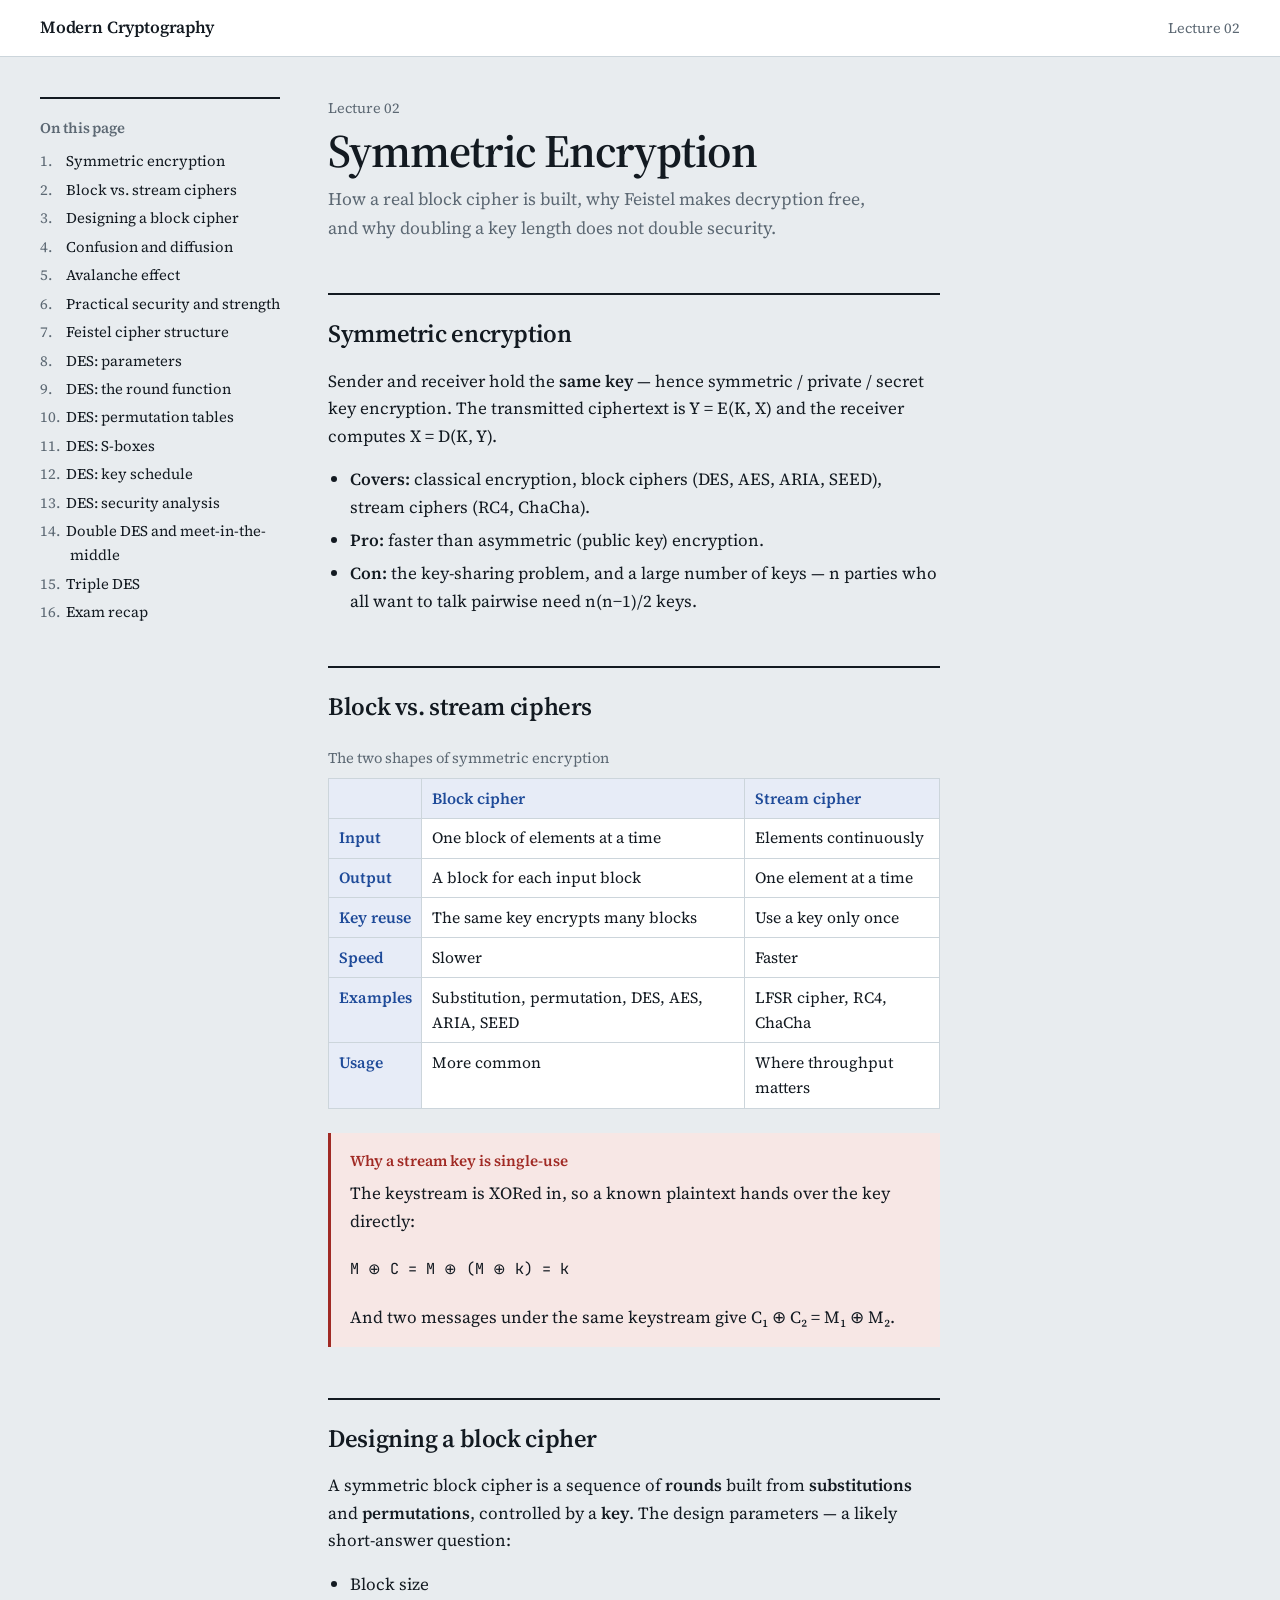
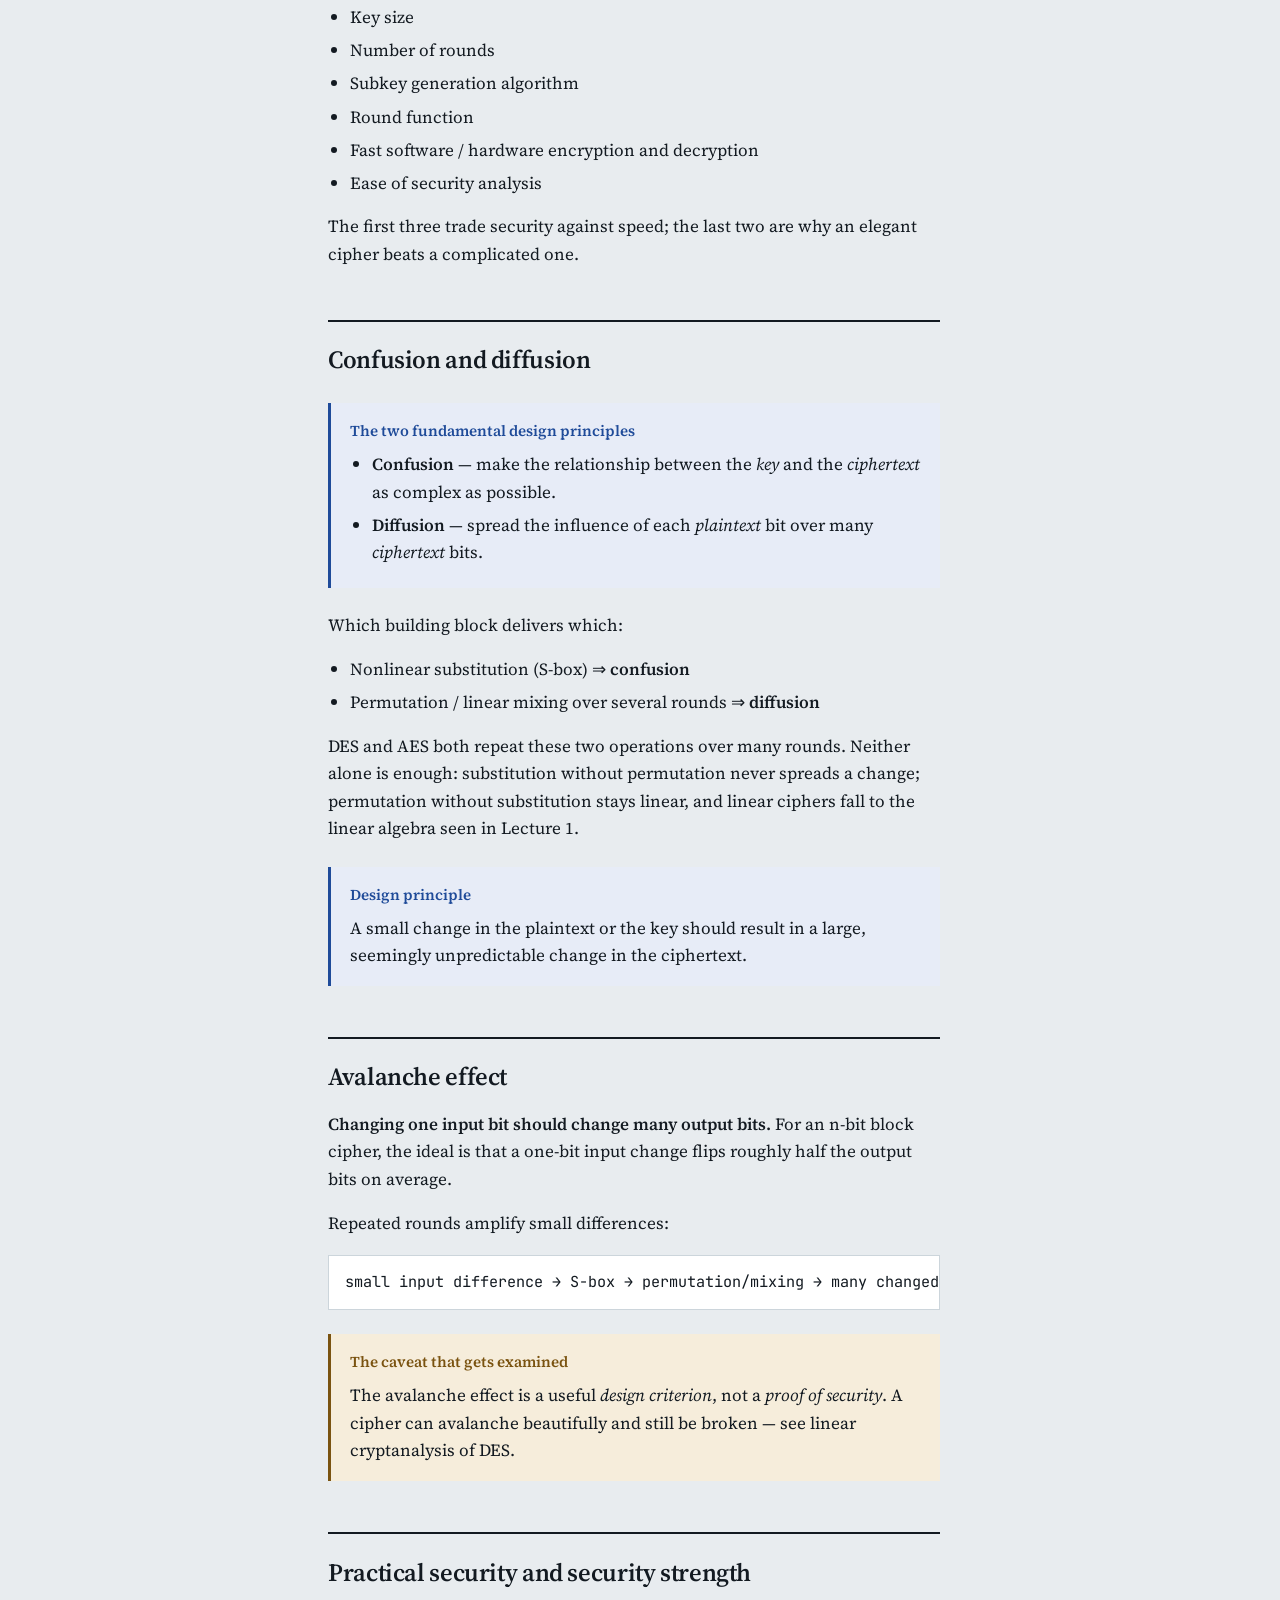
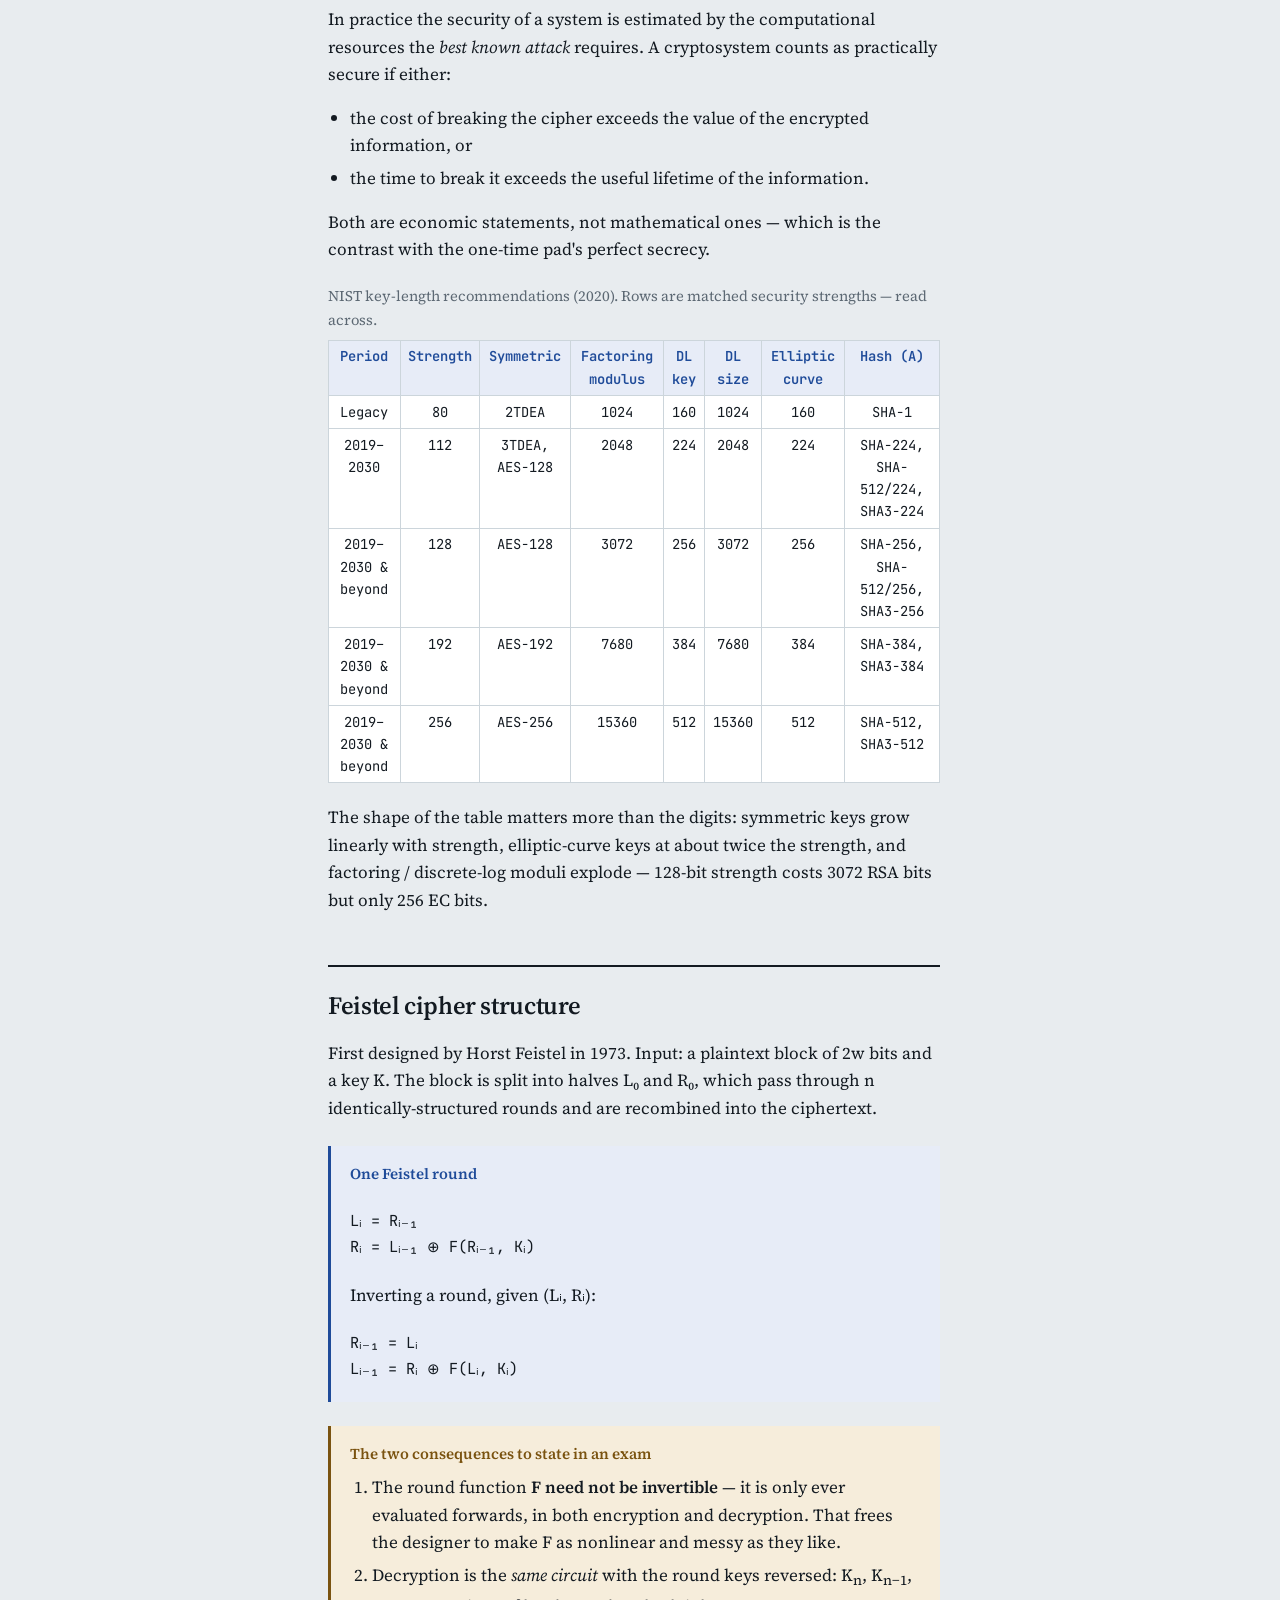
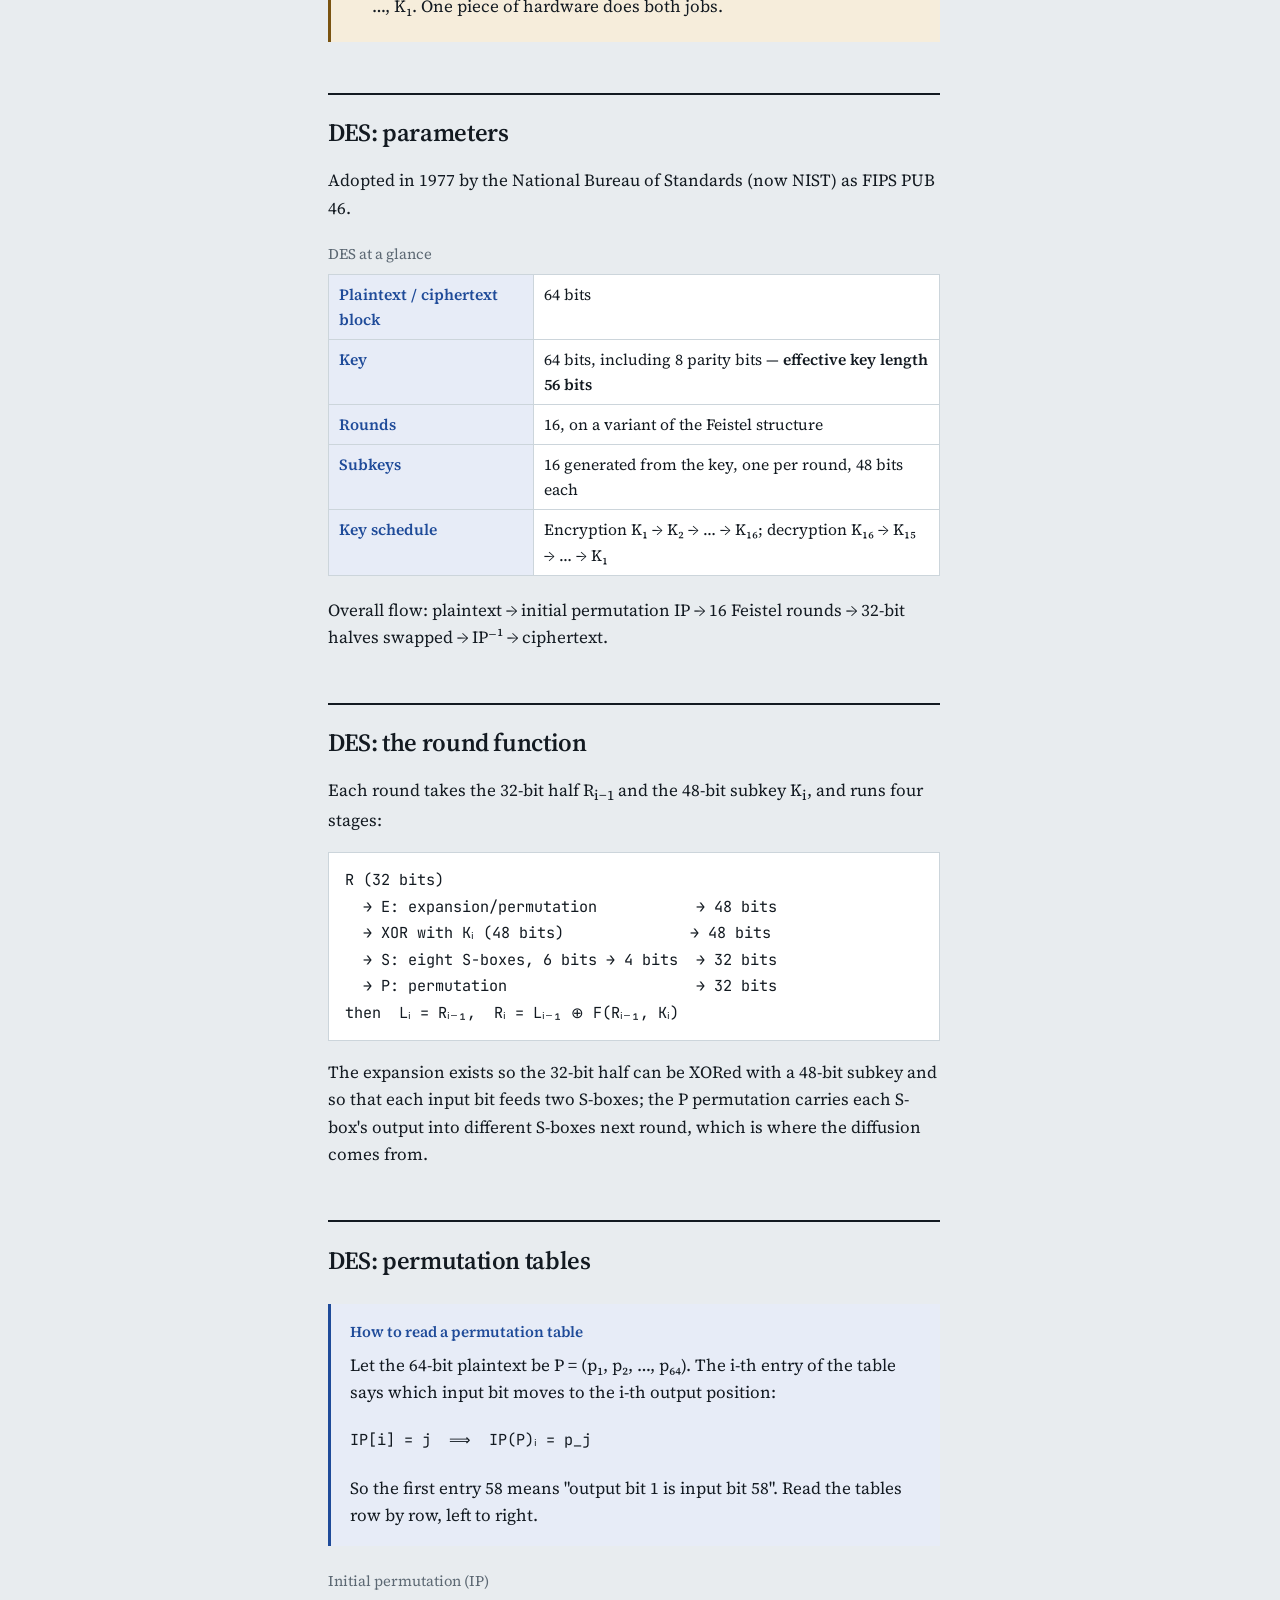
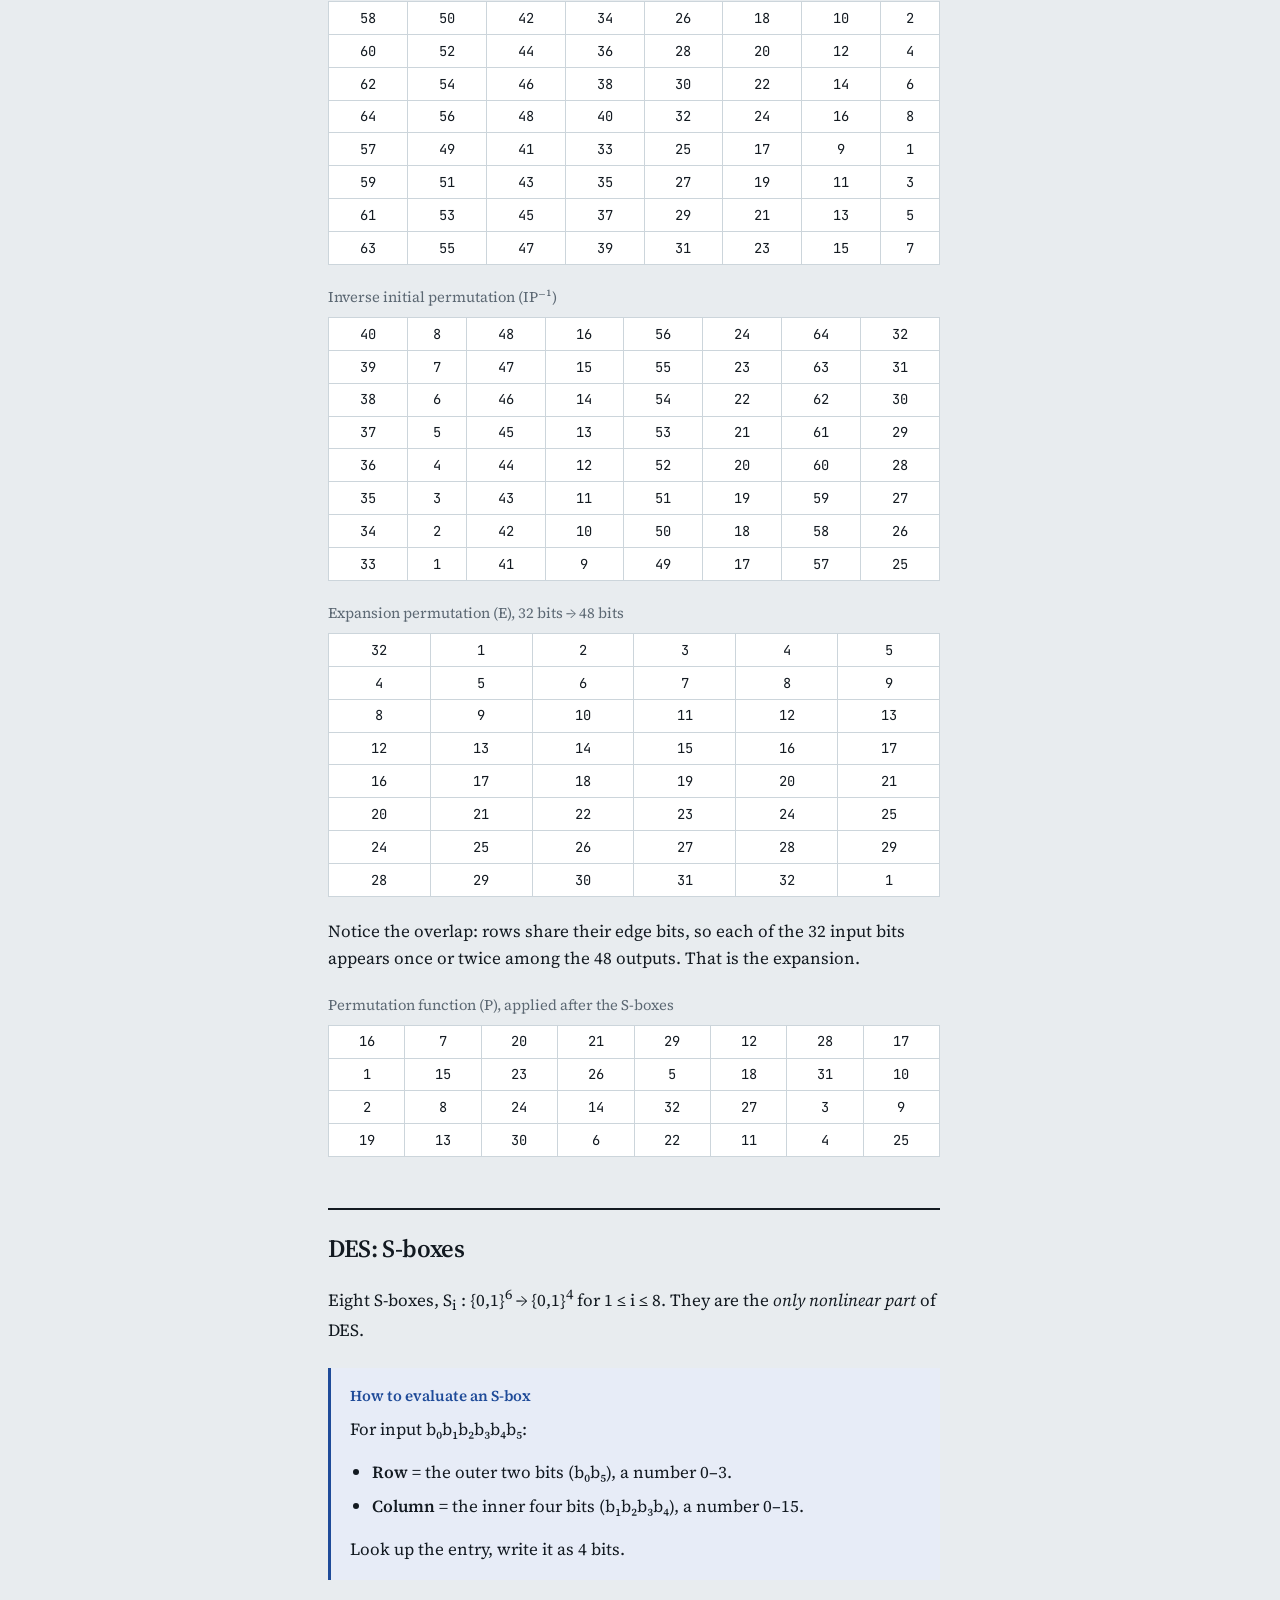
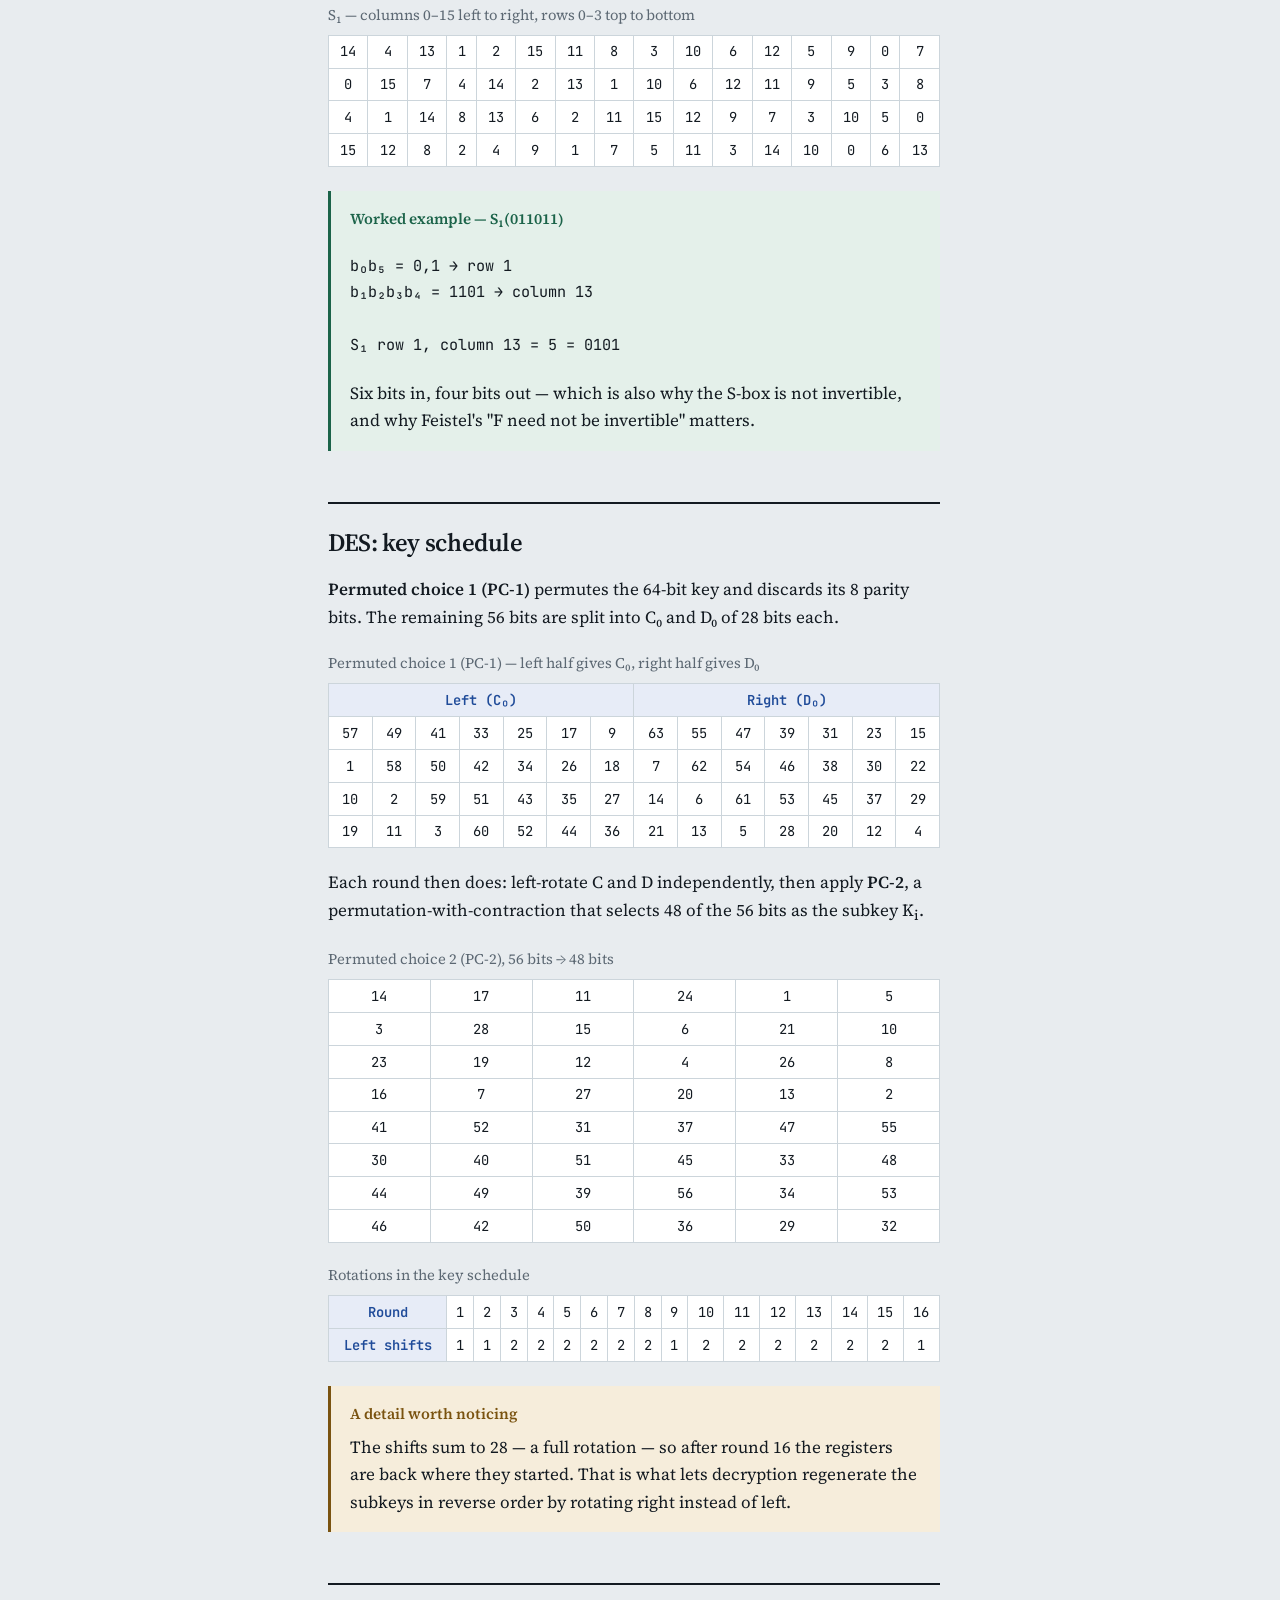
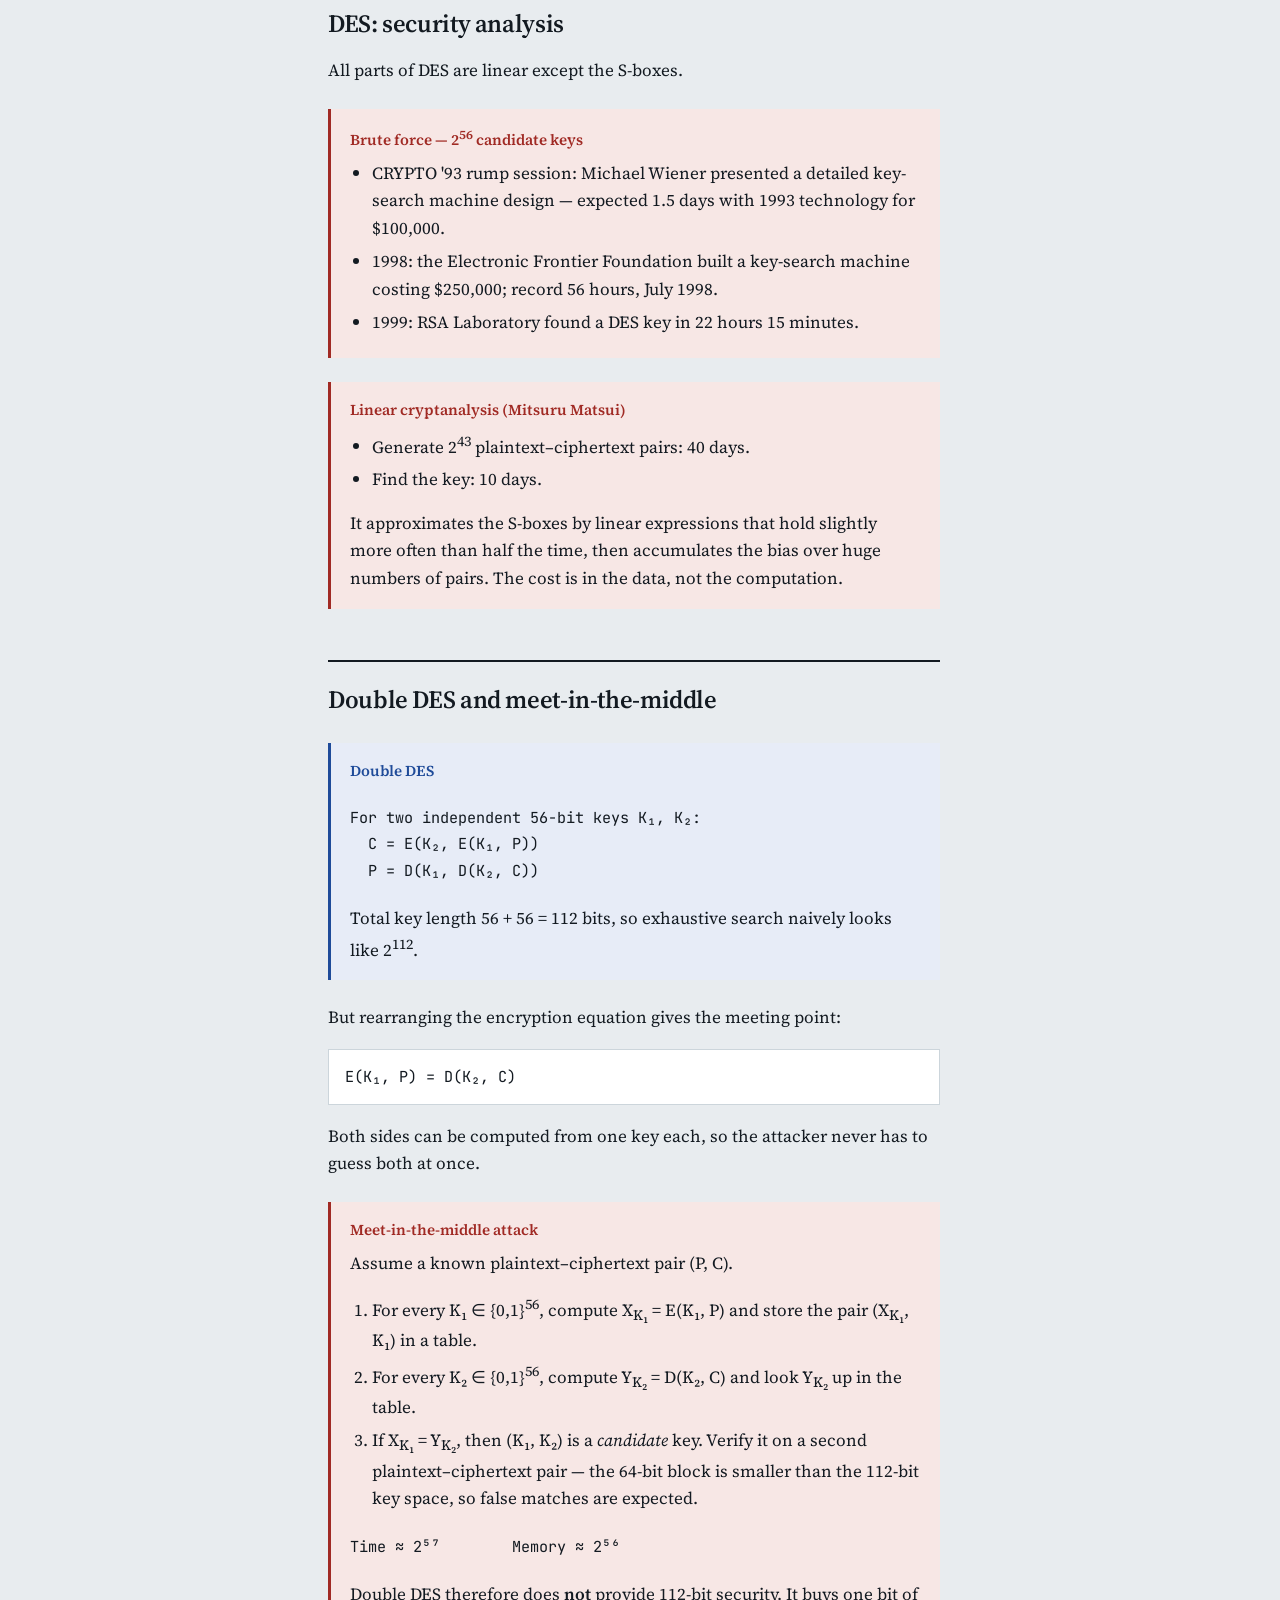
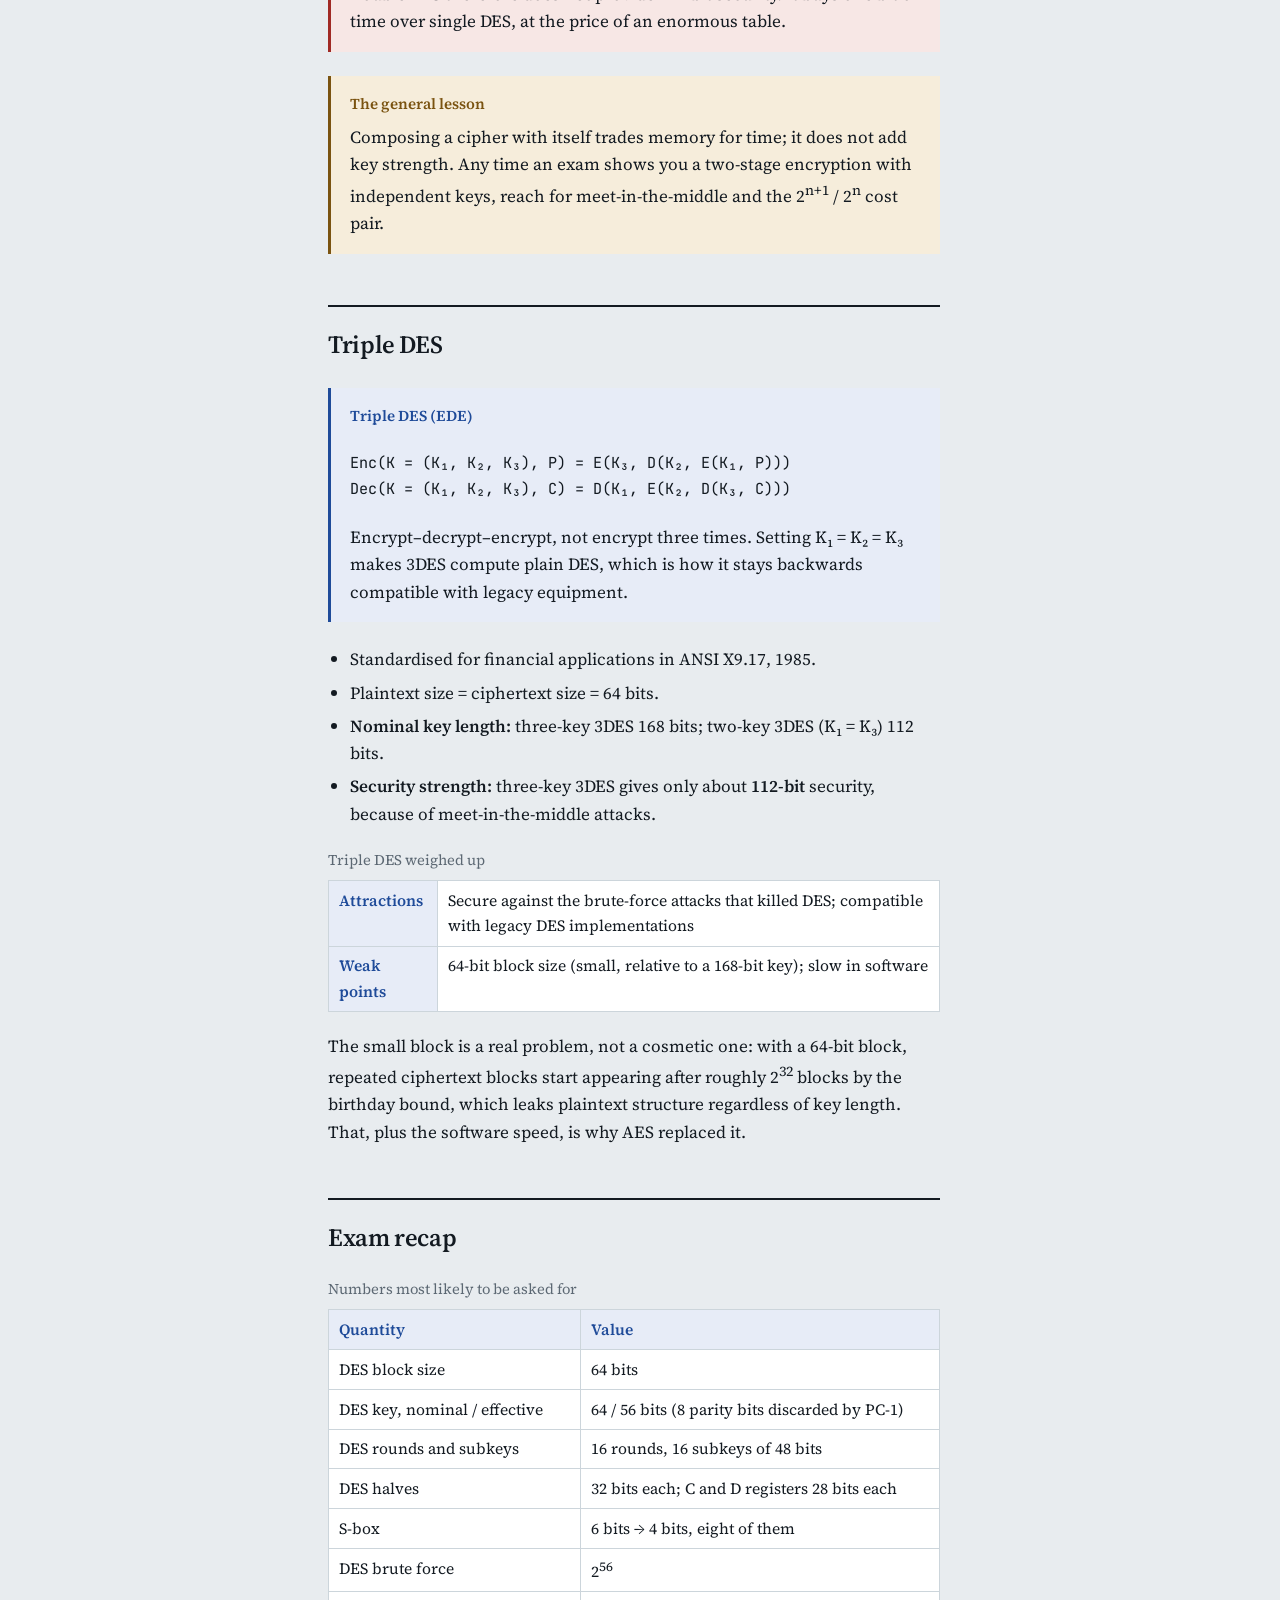
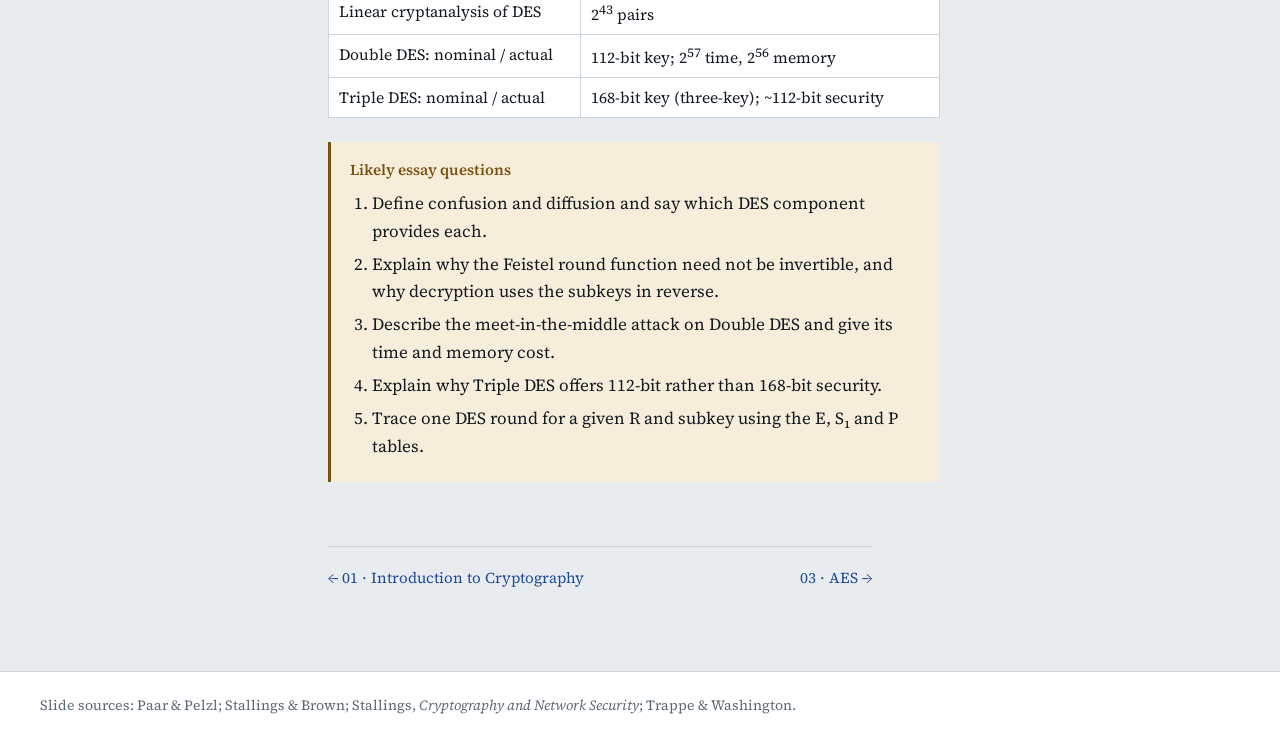
<file: 02-symmetric-encryption.html>
<!DOCTYPE html>
<html lang="en">
<head>
<meta charset="utf-8">
<meta name="viewport" content="width=device-width, initial-scale=1">
<title>02 · Symmetric Encryption — exam notes</title>
<meta name="description" content="Block and stream ciphers, confusion and diffusion, the Feistel structure, DES in full, meet-in-the-middle, Double and Triple DES.">
<link rel="preconnect" href="https://fonts.googleapis.com">
<link rel="preconnect" href="https://fonts.gstatic.com" crossorigin>
<link href="https://fonts.googleapis.com/css2?family=JetBrains+Mono:wght@400;600&family=Source+Serif+4:opsz,wght@8..60,400;8..60,600&display=swap" rel="stylesheet">
<link rel="stylesheet" href="assets/style.css">
</head>
<body>

<header class="masthead">
  <div class="inner">
    <a class="home" href="index.html">Modern Cryptography</a>
    <span class="course">Lecture 02</span>
  </div>
</header>

<main class="layout">

  <nav class="toc" aria-label="On this page">
    <div class="toc-sticky">
      <h2>On this page</h2>
      <ol>
        <li><a href="#symmetric">Symmetric encryption</a></li>
        <li><a href="#block-stream">Block vs. stream ciphers</a></li>
        <li><a href="#design">Designing a block cipher</a></li>
        <li><a href="#confusion">Confusion and diffusion</a></li>
        <li><a href="#avalanche">Avalanche effect</a></li>
        <li><a href="#practical">Practical security and strength</a></li>
        <li><a href="#feistel">Feistel cipher structure</a></li>
        <li><a href="#des">DES: parameters</a></li>
        <li><a href="#des-round">DES: the round function</a></li>
        <li><a href="#des-tables">DES: permutation tables</a></li>
        <li><a href="#sbox">DES: S-boxes</a></li>
        <li><a href="#schedule">DES: key schedule</a></li>
        <li><a href="#des-security">DES: security analysis</a></li>
        <li><a href="#2des">Double DES and meet-in-the-middle</a></li>
        <li><a href="#3des">Triple DES</a></li>
        <li><a href="#recap">Exam recap</a></li>
      </ol>
    </div>
  </nav>

  <article>
    <p class="lecture-no">Lecture 02</p>
    <h1>Symmetric Encryption</h1>
    <p class="standfirst">How a real block cipher is built, why Feistel makes decryption free, and why doubling a key length does not double security.</p>

    <h2 id="symmetric">Symmetric encryption</h2>

    <p>Sender and receiver hold the <strong>same key</strong> — hence symmetric / private / secret key encryption. The transmitted ciphertext is Y = E(K, X) and the receiver computes X = D(K, Y).</p>

    <ul>
      <li><strong>Covers:</strong> classical encryption, block ciphers (DES, AES, ARIA, SEED), stream ciphers (RC4, ChaCha).</li>
      <li><strong>Pro:</strong> faster than asymmetric (public key) encryption.</li>
      <li><strong>Con:</strong> the key-sharing problem, and a large number of keys — n parties who all want to talk pairwise need n(n−1)/2 keys.</li>
    </ul>

    <h2 id="block-stream">Block vs. stream ciphers</h2>

    <div class="table-wrap">
      <table class="prose">
        <caption>The two shapes of symmetric encryption</caption>
        <tr><th></th><th>Block cipher</th><th>Stream cipher</th></tr>
        <tr><th>Input</th><td>One block of elements at a time</td><td>Elements continuously</td></tr>
        <tr><th>Output</th><td>A block for each input block</td><td>One element at a time</td></tr>
        <tr><th>Key reuse</th><td>The same key encrypts many blocks</td><td>Use a key only once</td></tr>
        <tr><th>Speed</th><td>Slower</td><td>Faster</td></tr>
        <tr><th>Examples</th><td>Substitution, permutation, DES, AES, ARIA, SEED</td><td>LFSR cipher, RC4, ChaCha</td></tr>
        <tr><th>Usage</th><td>More common</td><td>Where throughput matters</td></tr>
      </table>
    </div>

    <div class="box attack">
      <span class="label">Why a stream key is single-use</span>
      <p>The keystream is XORed in, so a known plaintext hands over the key directly:</p>
      <div class="formula">M ⊕ C = M ⊕ (M ⊕ k) = k</div>
      <p>And two messages under the same keystream give C₁ ⊕ C₂ = M₁ ⊕ M₂.</p>
    </div>

    <h2 id="design">Designing a block cipher</h2>

    <p>A symmetric block cipher is a sequence of <strong>rounds</strong> built from <strong>substitutions</strong> and <strong>permutations</strong>, controlled by a <strong>key</strong>. The design parameters — a likely short-answer question:</p>

    <ul>
      <li>Block size</li>
      <li>Key size</li>
      <li>Number of rounds</li>
      <li>Subkey generation algorithm</li>
      <li>Round function</li>
      <li>Fast software / hardware encryption and decryption</li>
      <li>Ease of security analysis</li>
    </ul>

    <p>The first three trade security against speed; the last two are why an elegant cipher beats a complicated one.</p>

    <h2 id="confusion">Confusion and diffusion</h2>

    <div class="box def">
      <span class="label">The two fundamental design principles</span>
      <ul>
        <li><strong>Confusion</strong> — make the relationship between the <em>key</em> and the <em>ciphertext</em> as complex as possible.</li>
        <li><strong>Diffusion</strong> — spread the influence of each <em>plaintext</em> bit over many <em>ciphertext</em> bits.</li>
      </ul>
    </div>

    <p>Which building block delivers which:</p>
    <ul>
      <li>Nonlinear substitution (S-box) ⇒ <strong>confusion</strong></li>
      <li>Permutation / linear mixing over several rounds ⇒ <strong>diffusion</strong></li>
    </ul>

    <p>DES and AES both repeat these two operations over many rounds. Neither alone is enough: substitution without permutation never spreads a change; permutation without substitution stays linear, and linear ciphers fall to the linear algebra seen in Lecture 1.</p>

    <div class="box def">
      <span class="label">Design principle</span>
      <p>A small change in the plaintext or the key should result in a large, seemingly unpredictable change in the ciphertext.</p>
    </div>

    <h2 id="avalanche">Avalanche effect</h2>

    <p><strong>Changing one input bit should change many output bits.</strong> For an n-bit block cipher, the ideal is that a one-bit input change flips roughly half the output bits on average.</p>

    <p>Repeated rounds amplify small differences:</p>
    <div class="formula">small input difference → S-box → permutation/mixing → many changed bits</div>

    <div class="box tip">
      <span class="label">The caveat that gets examined</span>
      <p>The avalanche effect is a useful <em>design criterion</em>, not a <em>proof of security</em>. A cipher can avalanche beautifully and still be broken — see linear cryptanalysis of DES.</p>
    </div>

    <h2 id="practical">Practical security and security strength</h2>

    <p>In practice the security of a system is estimated by the computational resources the <em>best known attack</em> requires. A cryptosystem counts as practically secure if either:</p>
    <ul>
      <li>the cost of breaking the cipher exceeds the value of the encrypted information, or</li>
      <li>the time to break it exceeds the useful lifetime of the information.</li>
    </ul>

    <p>Both are economic statements, not mathematical ones — which is the contrast with the one-time pad's perfect secrecy.</p>

    <div class="table-wrap">
      <table class="grid">
        <caption>NIST key-length recommendations (2020). Rows are matched security strengths — read across.</caption>
        <tr>
          <th>Period</th><th>Strength</th><th>Symmetric</th><th>Factoring modulus</th><th>DL key</th><th>DL size</th><th>Elliptic curve</th><th>Hash (A)</th>
        </tr>
        <tr><td>Legacy</td><td>80</td><td>2TDEA</td><td>1024</td><td>160</td><td>1024</td><td>160</td><td>SHA-1</td></tr>
        <tr><td>2019–2030</td><td>112</td><td>3TDEA, AES-128</td><td>2048</td><td>224</td><td>2048</td><td>224</td><td>SHA-224, SHA-512/224, SHA3-224</td></tr>
        <tr><td>2019–2030 &amp; beyond</td><td>128</td><td>AES-128</td><td>3072</td><td>256</td><td>3072</td><td>256</td><td>SHA-256, SHA-512/256, SHA3-256</td></tr>
        <tr><td>2019–2030 &amp; beyond</td><td>192</td><td>AES-192</td><td>7680</td><td>384</td><td>7680</td><td>384</td><td>SHA-384, SHA3-384</td></tr>
        <tr><td>2019–2030 &amp; beyond</td><td>256</td><td>AES-256</td><td>15360</td><td>512</td><td>15360</td><td>512</td><td>SHA-512, SHA3-512</td></tr>
      </table>
    </div>

    <p>The shape of the table matters more than the digits: symmetric keys grow linearly with strength, elliptic-curve keys at about twice the strength, and factoring / discrete-log moduli explode — 128-bit strength costs 3072 RSA bits but only 256 EC bits.</p>

    <h2 id="feistel">Feistel cipher structure</h2>

    <p>First designed by Horst Feistel in 1973. Input: a plaintext block of 2w bits and a key K. The block is split into halves L₀ and R₀, which pass through n identically-structured rounds and are recombined into the ciphertext.</p>

    <div class="box def">
      <span class="label">One Feistel round</span>
      <div class="formula">Lᵢ = Rᵢ₋₁
Rᵢ = Lᵢ₋₁ ⊕ F(Rᵢ₋₁, Kᵢ)</div>
      <p>Inverting a round, given (Lᵢ, Rᵢ):</p>
      <div class="formula">Rᵢ₋₁ = Lᵢ
Lᵢ₋₁ = Rᵢ ⊕ F(Lᵢ, Kᵢ)</div>
    </div>

    <div class="box tip">
      <span class="label">The two consequences to state in an exam</span>
      <ol>
        <li>The round function <strong>F need not be invertible</strong> — it is only ever evaluated forwards, in both encryption and decryption. That frees the designer to make F as nonlinear and messy as they like.</li>
        <li>Decryption is the <em>same circuit</em> with the round keys reversed: K<sub>n</sub>, K<sub>n−1</sub>, …, K₁. One piece of hardware does both jobs.</li>
      </ol>
    </div>

    <h2 id="des">DES: parameters</h2>

    <p>Adopted in 1977 by the National Bureau of Standards (now NIST) as FIPS PUB 46.</p>

    <div class="table-wrap">
      <table class="prose">
        <caption>DES at a glance</caption>
        <tr><th>Plaintext / ciphertext block</th><td>64 bits</td></tr>
        <tr><th>Key</th><td>64 bits, including 8 parity bits — <strong>effective key length 56 bits</strong></td></tr>
        <tr><th>Rounds</th><td>16, on a variant of the Feistel structure</td></tr>
        <tr><th>Subkeys</th><td>16 generated from the key, one per round, 48 bits each</td></tr>
        <tr><th>Key schedule</th><td>Encryption K₁ → K₂ → … → K₁₆; decryption K₁₆ → K₁₅ → … → K₁</td></tr>
      </table>
    </div>

    <p>Overall flow: plaintext → initial permutation IP → 16 Feistel rounds → 32-bit halves swapped → IP⁻¹ → ciphertext.</p>

    <h2 id="des-round">DES: the round function</h2>

    <p>Each round takes the 32-bit half R<sub>i−1</sub> and the 48-bit subkey K<sub>i</sub>, and runs four stages:</p>

    <div class="formula">R (32 bits)
  → E: expansion/permutation           → 48 bits
  → XOR with Kᵢ (48 bits)              → 48 bits
  → S: eight S-boxes, 6 bits → 4 bits  → 32 bits
  → P: permutation                     → 32 bits
then  Lᵢ = Rᵢ₋₁,  Rᵢ = Lᵢ₋₁ ⊕ F(Rᵢ₋₁, Kᵢ)</div>

    <p>The expansion exists so the 32-bit half can be XORed with a 48-bit subkey and so that each input bit feeds two S-boxes; the P permutation carries each S-box's output into different S-boxes next round, which is where the diffusion comes from.</p>

    <h2 id="des-tables">DES: permutation tables</h2>

    <div class="box def">
      <span class="label">How to read a permutation table</span>
      <p>Let the 64-bit plaintext be P = (p₁, p₂, …, p₆₄). The i-th entry of the table says which input bit moves to the i-th output position:</p>
      <div class="formula">IP[i] = j  ⟹  IP(P)ᵢ = p_j</div>
      <p>So the first entry 58 means "output bit 1 is input bit 58". Read the tables row by row, left to right.</p>
    </div>

    <div class="table-wrap">
      <table class="grid">
        <caption>Initial permutation (IP)</caption>
        <tr><td>58</td><td>50</td><td>42</td><td>34</td><td>26</td><td>18</td><td>10</td><td>2</td></tr>
        <tr><td>60</td><td>52</td><td>44</td><td>36</td><td>28</td><td>20</td><td>12</td><td>4</td></tr>
        <tr><td>62</td><td>54</td><td>46</td><td>38</td><td>30</td><td>22</td><td>14</td><td>6</td></tr>
        <tr><td>64</td><td>56</td><td>48</td><td>40</td><td>32</td><td>24</td><td>16</td><td>8</td></tr>
        <tr><td>57</td><td>49</td><td>41</td><td>33</td><td>25</td><td>17</td><td>9</td><td>1</td></tr>
        <tr><td>59</td><td>51</td><td>43</td><td>35</td><td>27</td><td>19</td><td>11</td><td>3</td></tr>
        <tr><td>61</td><td>53</td><td>45</td><td>37</td><td>29</td><td>21</td><td>13</td><td>5</td></tr>
        <tr><td>63</td><td>55</td><td>47</td><td>39</td><td>31</td><td>23</td><td>15</td><td>7</td></tr>
      </table>
    </div>

    <div class="table-wrap">
      <table class="grid">
        <caption>Inverse initial permutation (IP⁻¹)</caption>
        <tr><td>40</td><td>8</td><td>48</td><td>16</td><td>56</td><td>24</td><td>64</td><td>32</td></tr>
        <tr><td>39</td><td>7</td><td>47</td><td>15</td><td>55</td><td>23</td><td>63</td><td>31</td></tr>
        <tr><td>38</td><td>6</td><td>46</td><td>14</td><td>54</td><td>22</td><td>62</td><td>30</td></tr>
        <tr><td>37</td><td>5</td><td>45</td><td>13</td><td>53</td><td>21</td><td>61</td><td>29</td></tr>
        <tr><td>36</td><td>4</td><td>44</td><td>12</td><td>52</td><td>20</td><td>60</td><td>28</td></tr>
        <tr><td>35</td><td>3</td><td>43</td><td>11</td><td>51</td><td>19</td><td>59</td><td>27</td></tr>
        <tr><td>34</td><td>2</td><td>42</td><td>10</td><td>50</td><td>18</td><td>58</td><td>26</td></tr>
        <tr><td>33</td><td>1</td><td>41</td><td>9</td><td>49</td><td>17</td><td>57</td><td>25</td></tr>
      </table>
    </div>

    <div class="table-wrap">
      <table class="grid">
        <caption>Expansion permutation (E), 32 bits → 48 bits</caption>
        <tr><td>32</td><td>1</td><td>2</td><td>3</td><td>4</td><td>5</td></tr>
        <tr><td>4</td><td>5</td><td>6</td><td>7</td><td>8</td><td>9</td></tr>
        <tr><td>8</td><td>9</td><td>10</td><td>11</td><td>12</td><td>13</td></tr>
        <tr><td>12</td><td>13</td><td>14</td><td>15</td><td>16</td><td>17</td></tr>
        <tr><td>16</td><td>17</td><td>18</td><td>19</td><td>20</td><td>21</td></tr>
        <tr><td>20</td><td>21</td><td>22</td><td>23</td><td>24</td><td>25</td></tr>
        <tr><td>24</td><td>25</td><td>26</td><td>27</td><td>28</td><td>29</td></tr>
        <tr><td>28</td><td>29</td><td>30</td><td>31</td><td>32</td><td>1</td></tr>
      </table>
    </div>

    <p>Notice the overlap: rows share their edge bits, so each of the 32 input bits appears once or twice among the 48 outputs. That is the expansion.</p>

    <div class="table-wrap">
      <table class="grid">
        <caption>Permutation function (P), applied after the S-boxes</caption>
        <tr><td>16</td><td>7</td><td>20</td><td>21</td><td>29</td><td>12</td><td>28</td><td>17</td></tr>
        <tr><td>1</td><td>15</td><td>23</td><td>26</td><td>5</td><td>18</td><td>31</td><td>10</td></tr>
        <tr><td>2</td><td>8</td><td>24</td><td>14</td><td>32</td><td>27</td><td>3</td><td>9</td></tr>
        <tr><td>19</td><td>13</td><td>30</td><td>6</td><td>22</td><td>11</td><td>4</td><td>25</td></tr>
      </table>
    </div>

    <h2 id="sbox">DES: S-boxes</h2>

    <p>Eight S-boxes, S<sub>i</sub> : {0,1}<sup>6</sup> → {0,1}<sup>4</sup> for 1 ≤ i ≤ 8. They are the <em>only nonlinear part</em> of DES.</p>

    <div class="box def">
      <span class="label">How to evaluate an S-box</span>
      <p>For input b₀b₁b₂b₃b₄b₅:</p>
      <ul>
        <li><strong>Row</strong> = the outer two bits (b₀b₅), a number 0–3.</li>
        <li><strong>Column</strong> = the inner four bits (b₁b₂b₃b₄), a number 0–15.</li>
      </ul>
      <p>Look up the entry, write it as 4 bits.</p>
    </div>

    <div class="table-wrap">
      <table class="grid">
        <caption>S₁ — columns 0–15 left to right, rows 0–3 top to bottom</caption>
        <tr><td>14</td><td>4</td><td>13</td><td>1</td><td>2</td><td>15</td><td>11</td><td>8</td><td>3</td><td>10</td><td>6</td><td>12</td><td>5</td><td>9</td><td>0</td><td>7</td></tr>
        <tr><td>0</td><td>15</td><td>7</td><td>4</td><td>14</td><td>2</td><td>13</td><td>1</td><td>10</td><td>6</td><td>12</td><td>11</td><td>9</td><td>5</td><td>3</td><td>8</td></tr>
        <tr><td>4</td><td>1</td><td>14</td><td>8</td><td>13</td><td>6</td><td>2</td><td>11</td><td>15</td><td>12</td><td>9</td><td>7</td><td>3</td><td>10</td><td>5</td><td>0</td></tr>
        <tr><td>15</td><td>12</td><td>8</td><td>2</td><td>4</td><td>9</td><td>1</td><td>7</td><td>5</td><td>11</td><td>3</td><td>14</td><td>10</td><td>0</td><td>6</td><td>13</td></tr>
      </table>
    </div>

    <div class="box ex">
      <span class="label">Worked example — S₁(011011)</span>
      <div class="formula">b₀b₅ = 0,1 → row 1
b₁b₂b₃b₄ = 1101 → column 13

S₁ row 1, column 13 = 5 = 0101</div>
      <p>Six bits in, four bits out — which is also why the S-box is not invertible, and why Feistel's "F need not be invertible" matters.</p>
    </div>

    <h2 id="schedule">DES: key schedule</h2>

    <p><strong>Permuted choice 1 (PC-1)</strong> permutes the 64-bit key and discards its 8 parity bits. The remaining 56 bits are split into C₀ and D₀ of 28 bits each.</p>

    <div class="table-wrap">
      <table class="grid">
        <caption>Permuted choice 1 (PC-1) — left half gives C₀, right half gives D₀</caption>
        <tr><th colspan="7">Left (C₀)</th><th colspan="7">Right (D₀)</th></tr>
        <tr><td>57</td><td>49</td><td>41</td><td>33</td><td>25</td><td>17</td><td>9</td><td>63</td><td>55</td><td>47</td><td>39</td><td>31</td><td>23</td><td>15</td></tr>
        <tr><td>1</td><td>58</td><td>50</td><td>42</td><td>34</td><td>26</td><td>18</td><td>7</td><td>62</td><td>54</td><td>46</td><td>38</td><td>30</td><td>22</td></tr>
        <tr><td>10</td><td>2</td><td>59</td><td>51</td><td>43</td><td>35</td><td>27</td><td>14</td><td>6</td><td>61</td><td>53</td><td>45</td><td>37</td><td>29</td></tr>
        <tr><td>19</td><td>11</td><td>3</td><td>60</td><td>52</td><td>44</td><td>36</td><td>21</td><td>13</td><td>5</td><td>28</td><td>20</td><td>12</td><td>4</td></tr>
      </table>
    </div>

    <p>Each round then does: left-rotate C and D independently, then apply <strong>PC-2</strong>, a permutation-with-contraction that selects 48 of the 56 bits as the subkey K<sub>i</sub>.</p>

    <div class="table-wrap">
      <table class="grid">
        <caption>Permuted choice 2 (PC-2), 56 bits → 48 bits</caption>
        <tr><td>14</td><td>17</td><td>11</td><td>24</td><td>1</td><td>5</td></tr>
        <tr><td>3</td><td>28</td><td>15</td><td>6</td><td>21</td><td>10</td></tr>
        <tr><td>23</td><td>19</td><td>12</td><td>4</td><td>26</td><td>8</td></tr>
        <tr><td>16</td><td>7</td><td>27</td><td>20</td><td>13</td><td>2</td></tr>
        <tr><td>41</td><td>52</td><td>31</td><td>37</td><td>47</td><td>55</td></tr>
        <tr><td>30</td><td>40</td><td>51</td><td>45</td><td>33</td><td>48</td></tr>
        <tr><td>44</td><td>49</td><td>39</td><td>56</td><td>34</td><td>53</td></tr>
        <tr><td>46</td><td>42</td><td>50</td><td>36</td><td>29</td><td>32</td></tr>
      </table>
    </div>

    <div class="table-wrap">
      <table class="grid">
        <caption>Rotations in the key schedule</caption>
        <tr><th>Round</th><td>1</td><td>2</td><td>3</td><td>4</td><td>5</td><td>6</td><td>7</td><td>8</td><td>9</td><td>10</td><td>11</td><td>12</td><td>13</td><td>14</td><td>15</td><td>16</td></tr>
        <tr><th>Left shifts</th><td>1</td><td>1</td><td>2</td><td>2</td><td>2</td><td>2</td><td>2</td><td>2</td><td>1</td><td>2</td><td>2</td><td>2</td><td>2</td><td>2</td><td>2</td><td>1</td></tr>
      </table>
    </div>

    <div class="box tip">
      <span class="label">A detail worth noticing</span>
      <p>The shifts sum to 28 — a full rotation — so after round 16 the registers are back where they started. That is what lets decryption regenerate the subkeys in reverse order by rotating right instead of left.</p>
    </div>

    <h2 id="des-security">DES: security analysis</h2>

    <p>All parts of DES are linear except the S-boxes.</p>

    <div class="box attack">
      <span class="label">Brute force — 2<sup>56</sup> candidate keys</span>
      <ul>
        <li>CRYPTO '93 rump session: Michael Wiener presented a detailed key-search machine design — expected 1.5 days with 1993 technology for $100,000.</li>
        <li>1998: the Electronic Frontier Foundation built a key-search machine costing $250,000; record 56 hours, July 1998.</li>
        <li>1999: RSA Laboratory found a DES key in 22 hours 15 minutes.</li>
      </ul>
    </div>

    <div class="box attack">
      <span class="label">Linear cryptanalysis (Mitsuru Matsui)</span>
      <ul>
        <li>Generate 2<sup>43</sup> plaintext–ciphertext pairs: 40 days.</li>
        <li>Find the key: 10 days.</li>
      </ul>
      <p>It approximates the S-boxes by linear expressions that hold slightly more often than half the time, then accumulates the bias over huge numbers of pairs. The cost is in the data, not the computation.</p>
    </div>

    <h2 id="2des">Double DES and meet-in-the-middle</h2>

    <div class="box def">
      <span class="label">Double DES</span>
      <div class="formula">For two independent 56-bit keys K₁, K₂:
  C = E(K₂, E(K₁, P))
  P = D(K₁, D(K₂, C))</div>
      <p>Total key length 56 + 56 = 112 bits, so exhaustive search naively looks like 2<sup>112</sup>.</p>
    </div>

    <p>But rearranging the encryption equation gives the meeting point:</p>
    <div class="formula">E(K₁, P) = D(K₂, C)</div>
    <p>Both sides can be computed from one key each, so the attacker never has to guess both at once.</p>

    <div class="box attack">
      <span class="label">Meet-in-the-middle attack</span>
      <p>Assume a known plaintext–ciphertext pair (P, C).</p>
      <ol>
        <li>For every K₁ ∈ {0,1}<sup>56</sup>, compute X<sub>K₁</sub> = E(K₁, P) and store the pair (X<sub>K₁</sub>, K₁) in a table.</li>
        <li>For every K₂ ∈ {0,1}<sup>56</sup>, compute Y<sub>K₂</sub> = D(K₂, C) and look Y<sub>K₂</sub> up in the table.</li>
        <li>If X<sub>K₁</sub> = Y<sub>K₂</sub>, then (K₁, K₂) is a <em>candidate</em> key. Verify it on a second plaintext–ciphertext pair — the 64-bit block is smaller than the 112-bit key space, so false matches are expected.</li>
      </ol>
      <div class="formula">Time ≈ 2⁵⁷        Memory ≈ 2⁵⁶</div>
      <p>Double DES therefore does <strong>not</strong> provide 112-bit security. It buys one bit of time over single DES, at the price of an enormous table.</p>
    </div>

    <div class="box tip">
      <span class="label">The general lesson</span>
      <p>Composing a cipher with itself trades memory for time; it does not add key strength. Any time an exam shows you a two-stage encryption with independent keys, reach for meet-in-the-middle and the 2<sup>n+1</sup> / 2<sup>n</sup> cost pair.</p>
    </div>

    <h2 id="3des">Triple DES</h2>

    <div class="box def">
      <span class="label">Triple DES (EDE)</span>
      <div class="formula">Enc(K = (K₁, K₂, K₃), P) = E(K₃, D(K₂, E(K₁, P)))
Dec(K = (K₁, K₂, K₃), C) = D(K₁, E(K₂, D(K₃, C)))</div>
      <p>Encrypt–decrypt–encrypt, not encrypt three times. Setting K₁ = K₂ = K₃ makes 3DES compute plain DES, which is how it stays backwards compatible with legacy equipment.</p>
    </div>

    <ul>
      <li>Standardised for financial applications in ANSI X9.17, 1985.</li>
      <li>Plaintext size = ciphertext size = 64 bits.</li>
      <li><strong>Nominal key length:</strong> three-key 3DES 168 bits; two-key 3DES (K₁ = K₃) 112 bits.</li>
      <li><strong>Security strength:</strong> three-key 3DES gives only about <strong>112-bit</strong> security, because of meet-in-the-middle attacks.</li>
    </ul>

    <div class="table-wrap">
      <table class="prose">
        <caption>Triple DES weighed up</caption>
        <tr><th>Attractions</th><td>Secure against the brute-force attacks that killed DES; compatible with legacy DES implementations</td></tr>
        <tr><th>Weak points</th><td>64-bit block size (small, relative to a 168-bit key); slow in software</td></tr>
      </table>
    </div>

    <p>The small block is a real problem, not a cosmetic one: with a 64-bit block, repeated ciphertext blocks start appearing after roughly 2<sup>32</sup> blocks by the birthday bound, which leaks plaintext structure regardless of key length. That, plus the software speed, is why AES replaced it.</p>

    <h2 id="recap">Exam recap</h2>

    <div class="table-wrap">
      <table class="prose">
        <caption>Numbers most likely to be asked for</caption>
        <tr><th>Quantity</th><th>Value</th></tr>
        <tr><td>DES block size</td><td>64 bits</td></tr>
        <tr><td>DES key, nominal / effective</td><td>64 / 56 bits (8 parity bits discarded by PC-1)</td></tr>
        <tr><td>DES rounds and subkeys</td><td>16 rounds, 16 subkeys of 48 bits</td></tr>
        <tr><td>DES halves</td><td>32 bits each; C and D registers 28 bits each</td></tr>
        <tr><td>S-box</td><td>6 bits → 4 bits, eight of them</td></tr>
        <tr><td>DES brute force</td><td>2<sup>56</sup></td></tr>
        <tr><td>Linear cryptanalysis of DES</td><td>2<sup>43</sup> pairs</td></tr>
        <tr><td>Double DES: nominal / actual</td><td>112-bit key; 2<sup>57</sup> time, 2<sup>56</sup> memory</td></tr>
        <tr><td>Triple DES: nominal / actual</td><td>168-bit key (three-key); ~112-bit security</td></tr>
      </table>
    </div>

    <div class="box tip">
      <span class="label">Likely essay questions</span>
      <ol>
        <li>Define confusion and diffusion and say which DES component provides each.</li>
        <li>Explain why the Feistel round function need not be invertible, and why decryption uses the subkeys in reverse.</li>
        <li>Describe the meet-in-the-middle attack on Double DES and give its time and memory cost.</li>
        <li>Explain why Triple DES offers 112-bit rather than 168-bit security.</li>
        <li>Trace one DES round for a given R and subkey using the E, S₁ and P tables.</li>
      </ol>
    </div>

    <nav class="pager">
      <a href="01-introduction.html">← 01 · Introduction to Cryptography</a>
      <a href="03-aes.html">03 · AES →</a>
    </nav>
  </article>
</main>

<footer class="site">
  <div class="inner">
    Slide sources: Paar &amp; Pelzl; Stallings &amp; Brown; Stallings, <em>Cryptography and Network Security</em>; Trappe &amp; Washington.
  </div>
</footer>

</body>
</html>
</file>
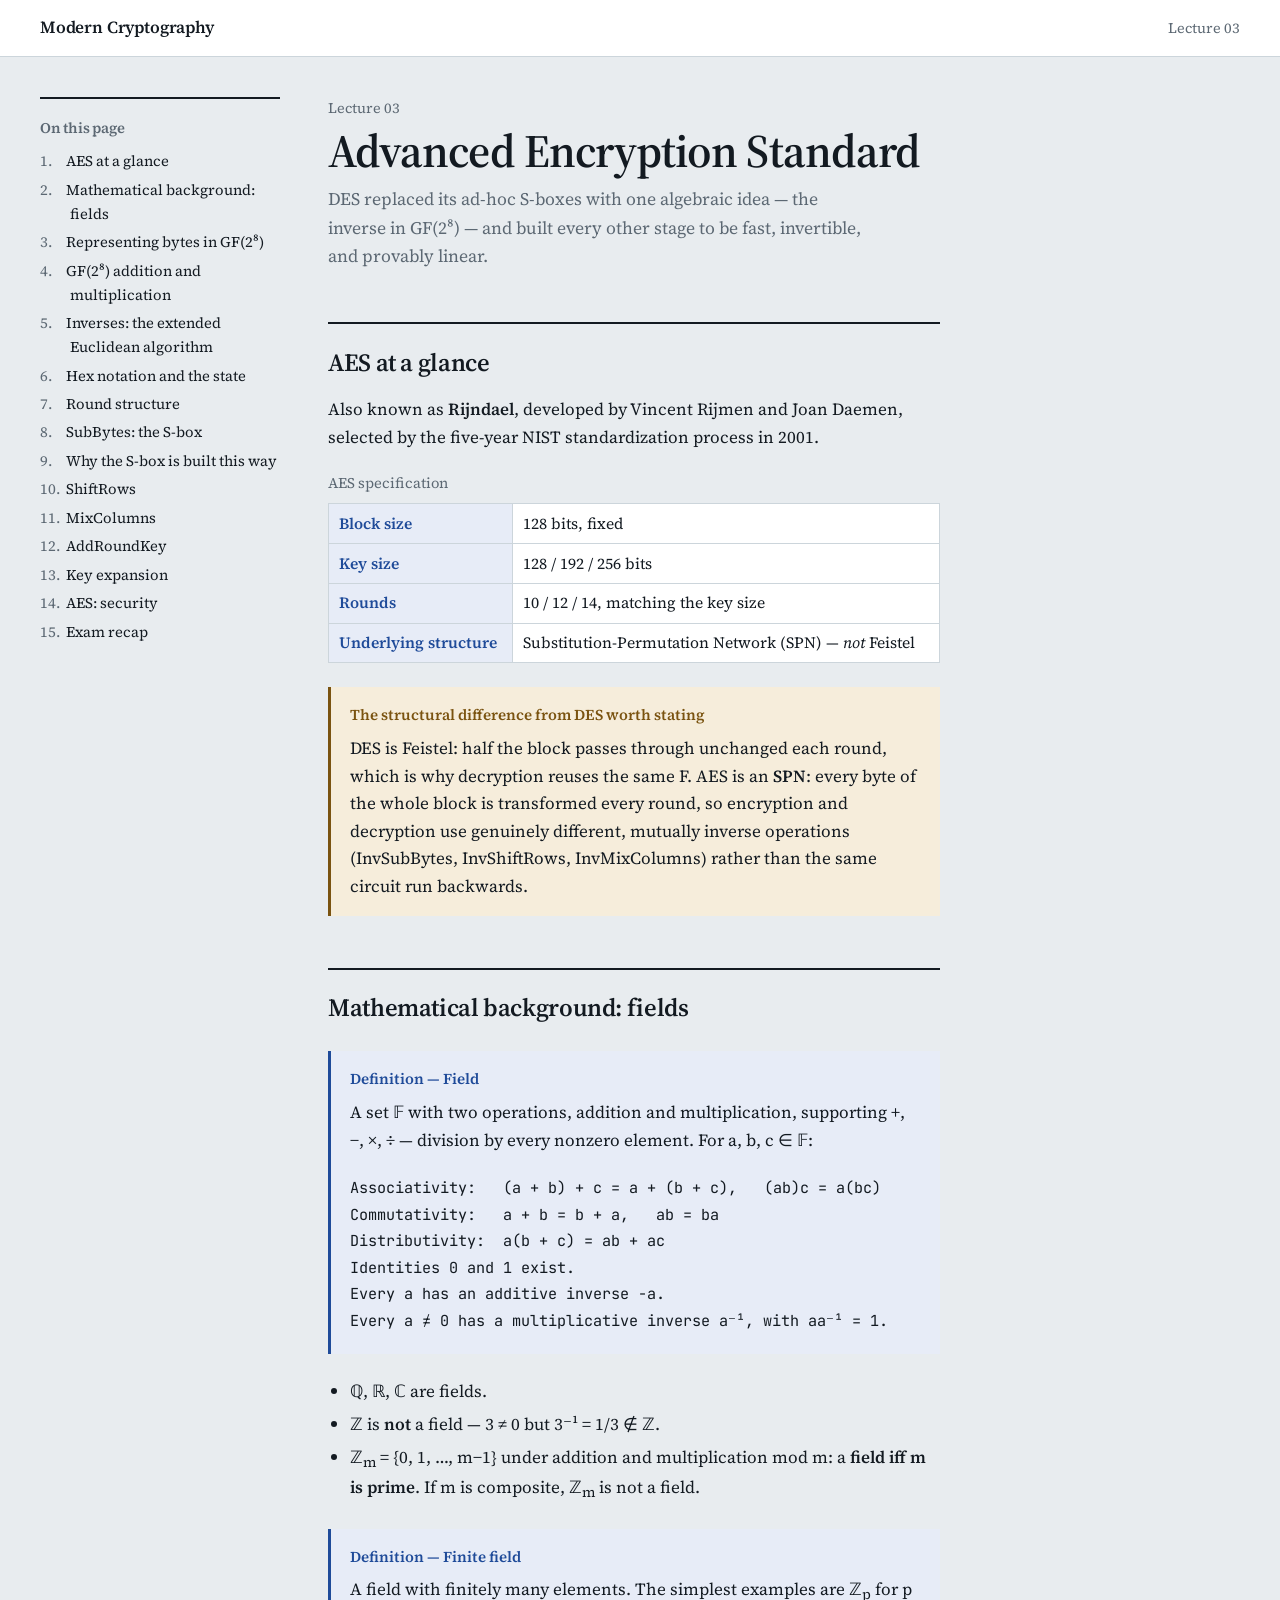
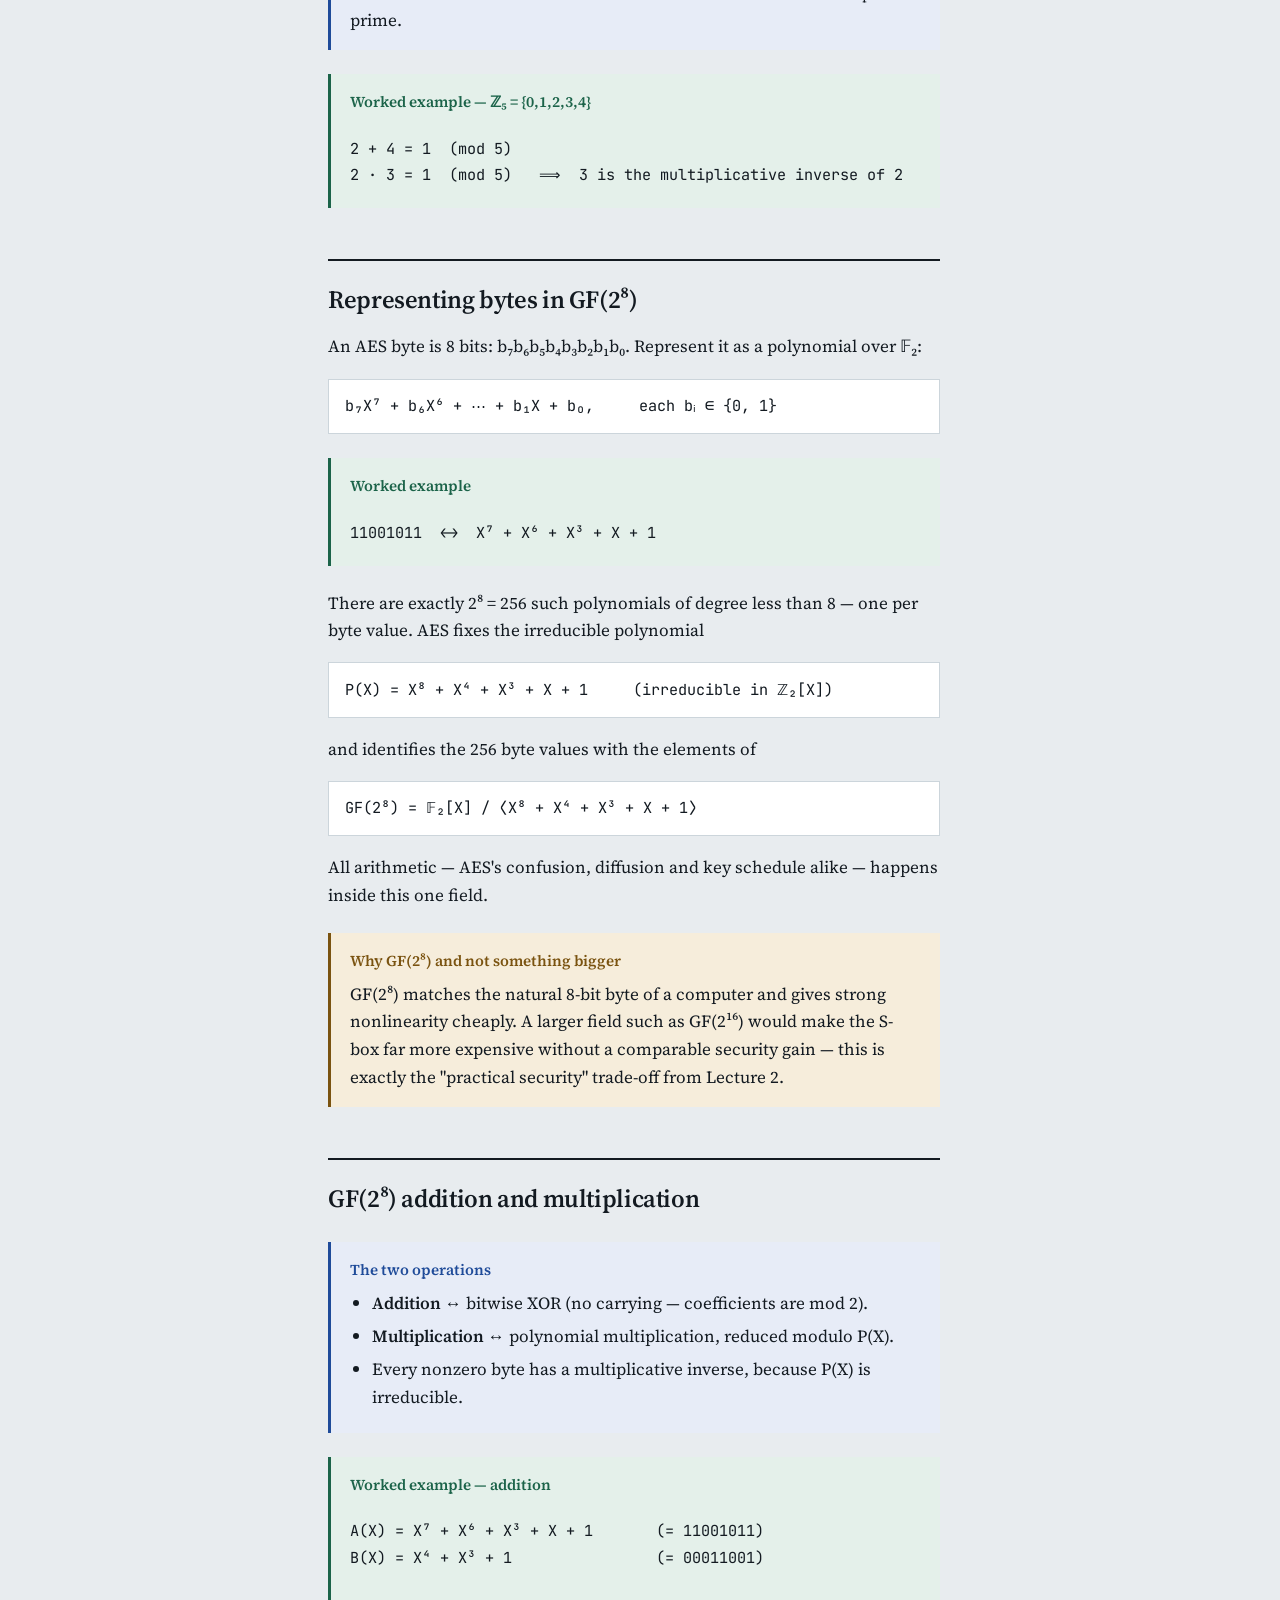
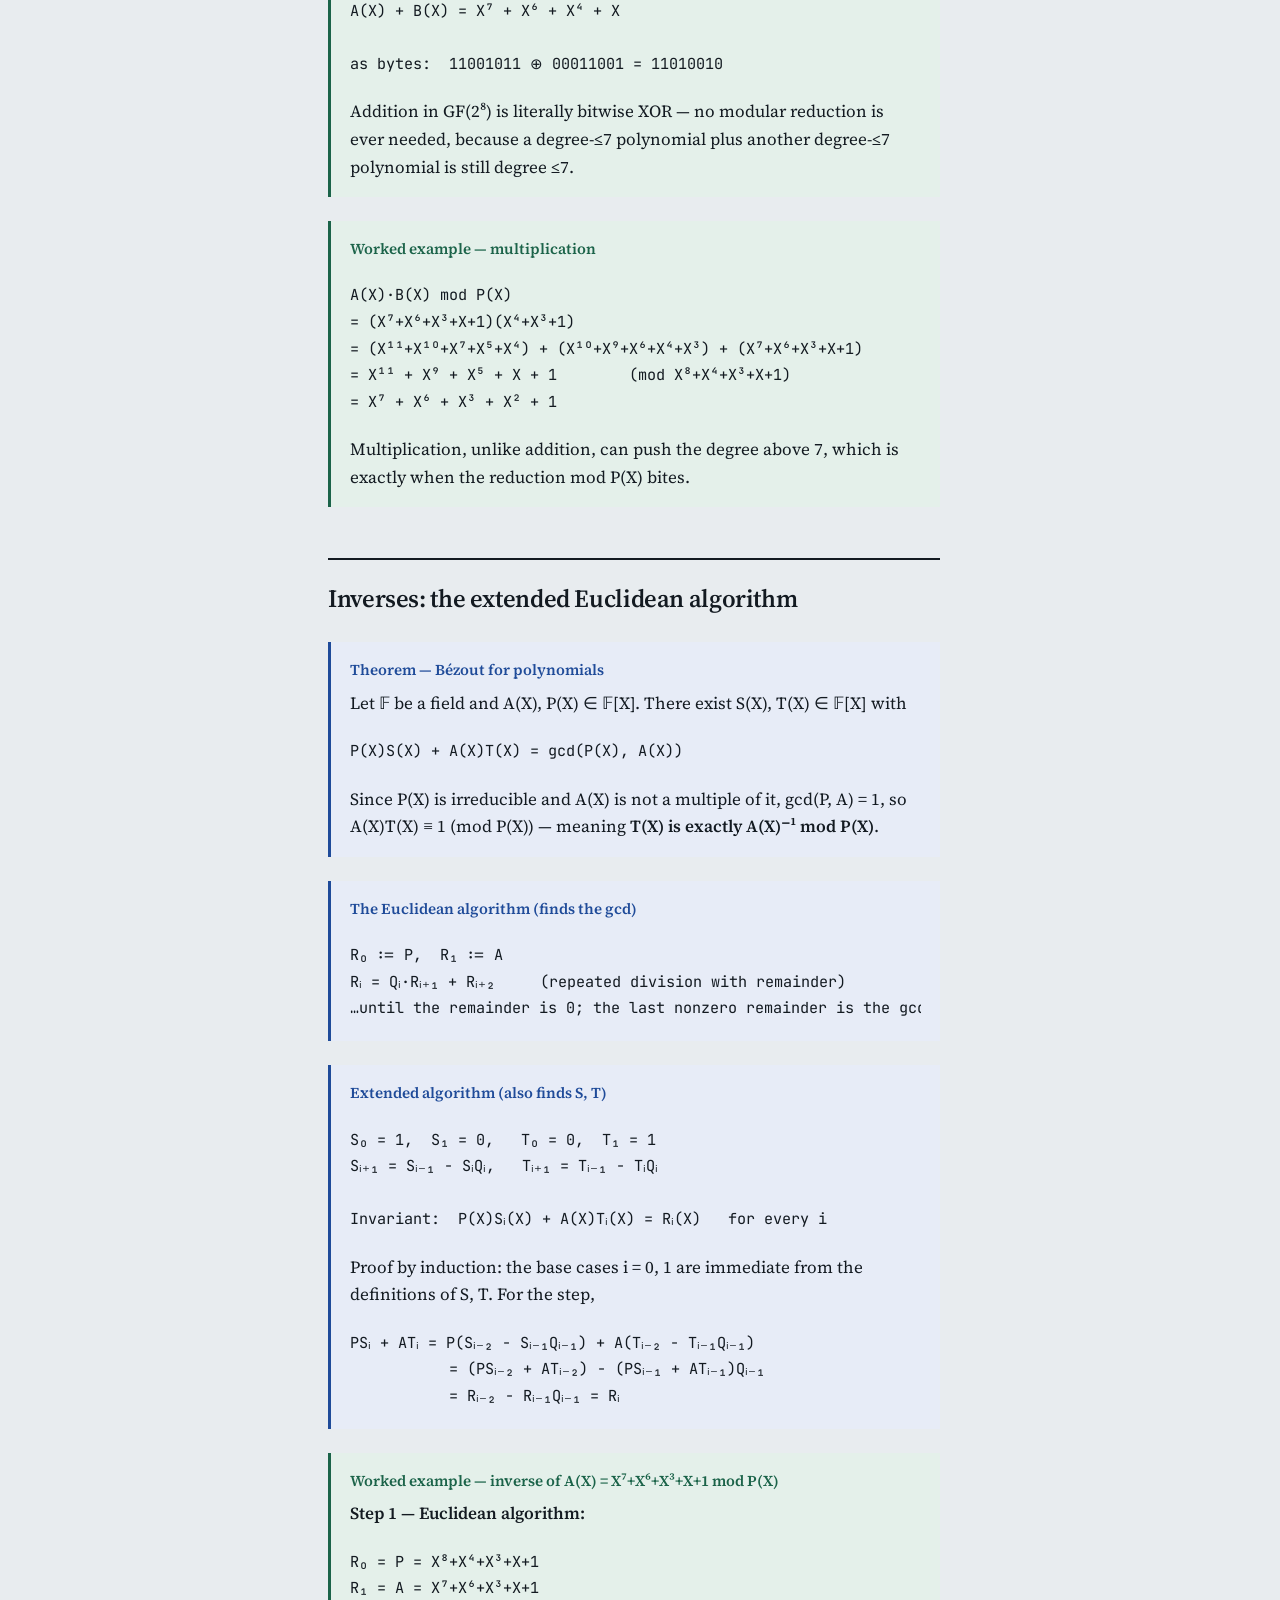
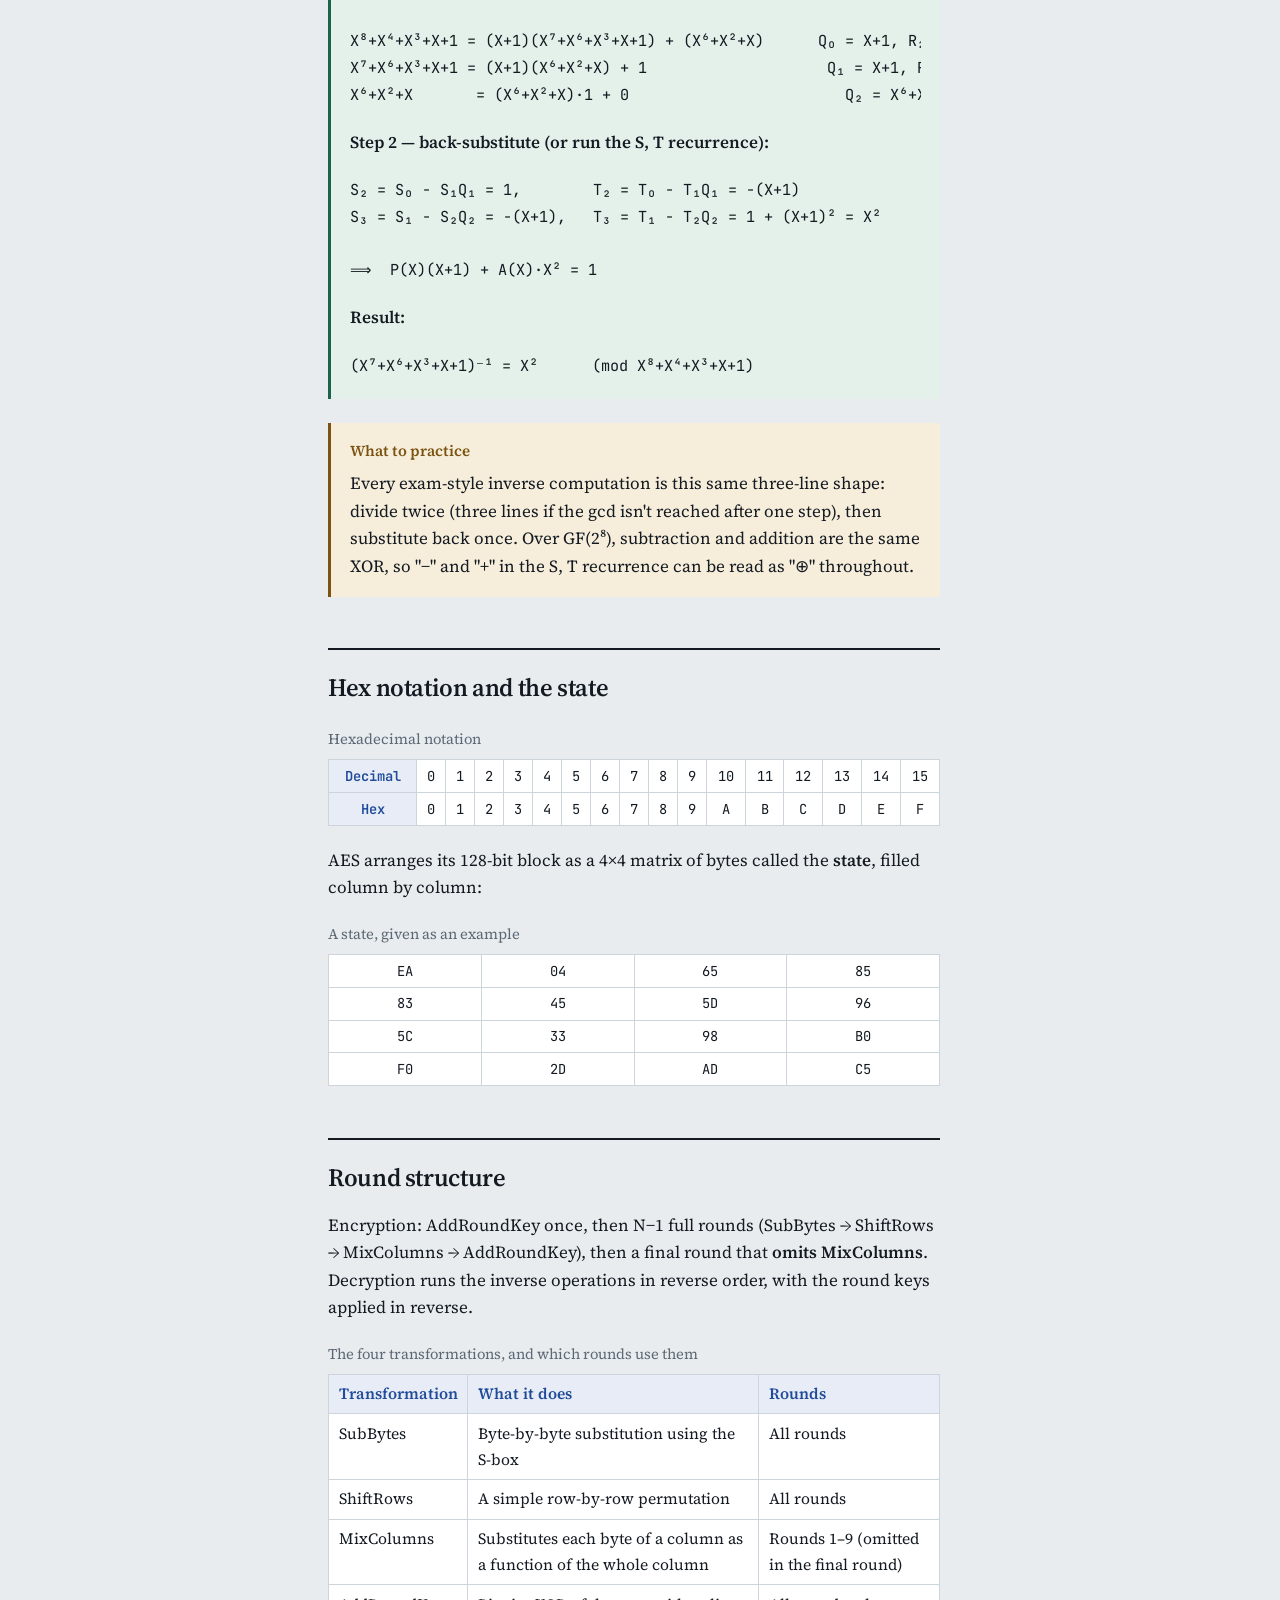
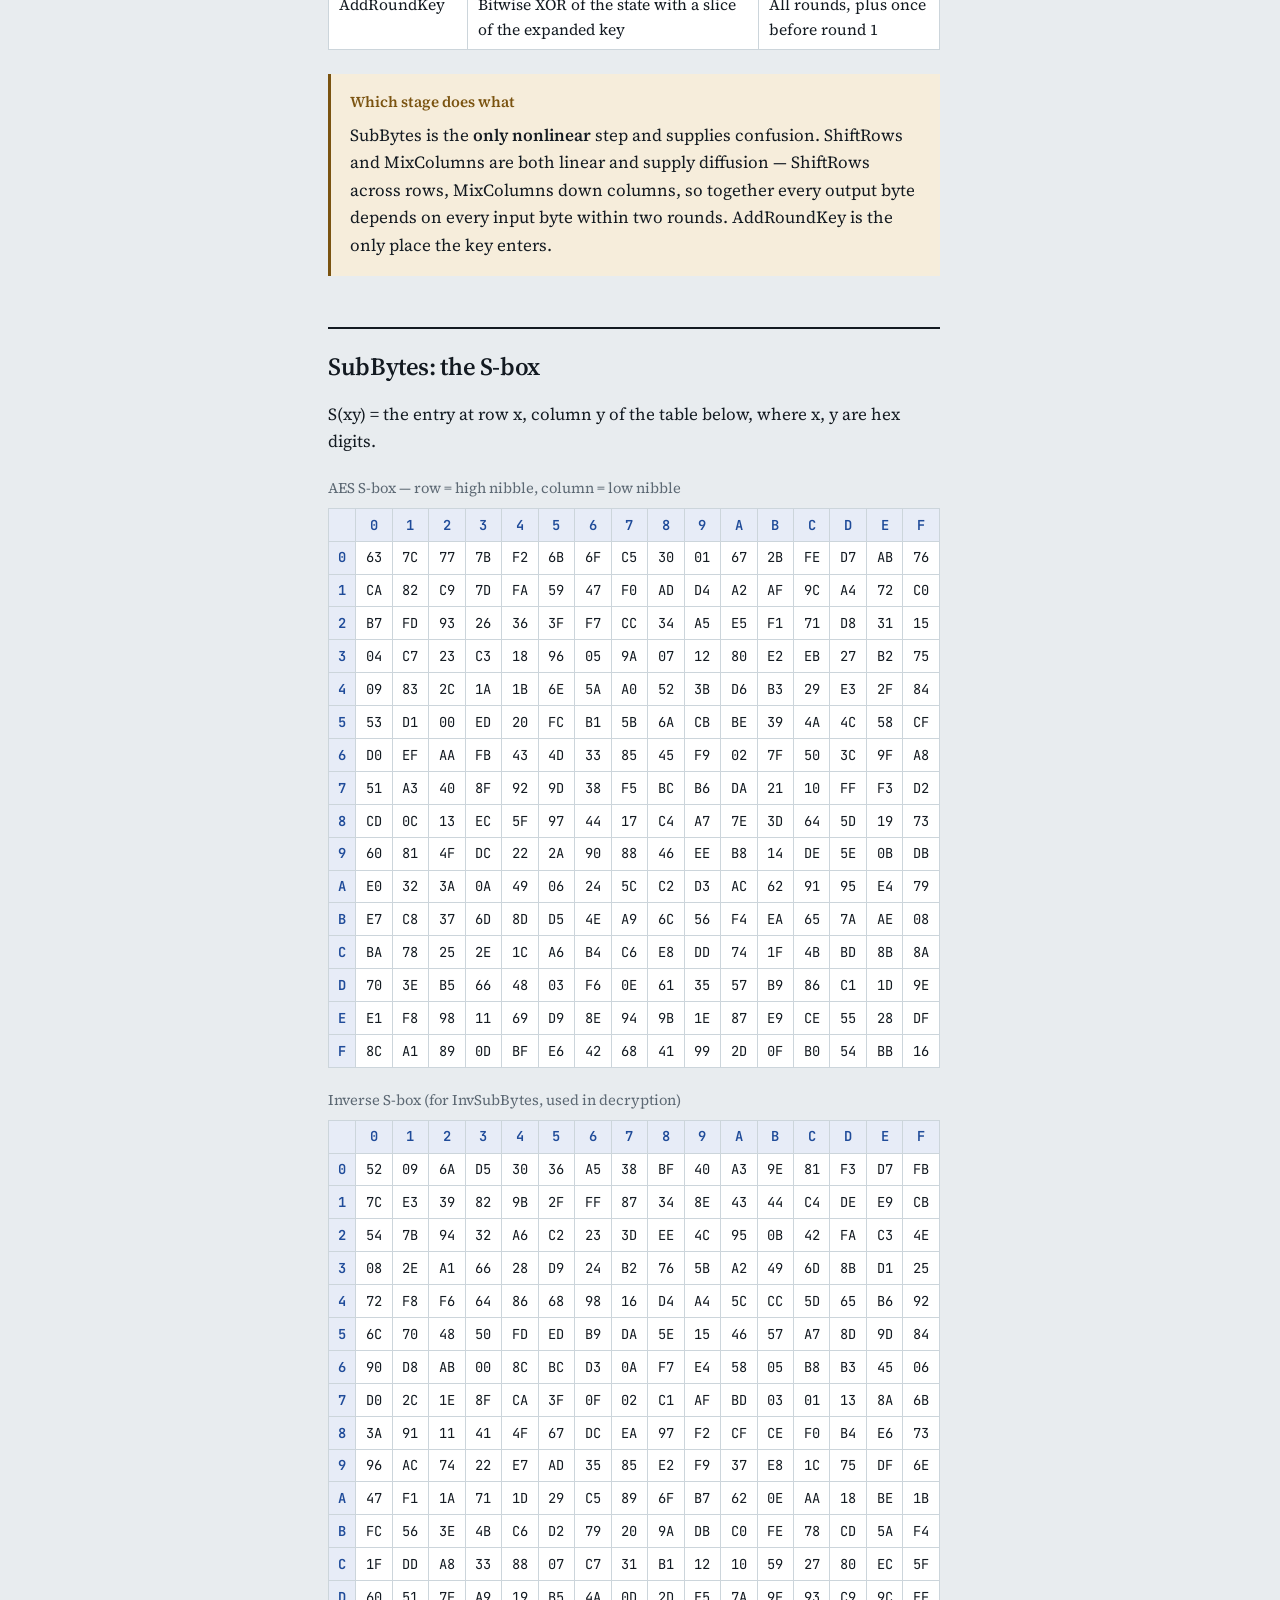
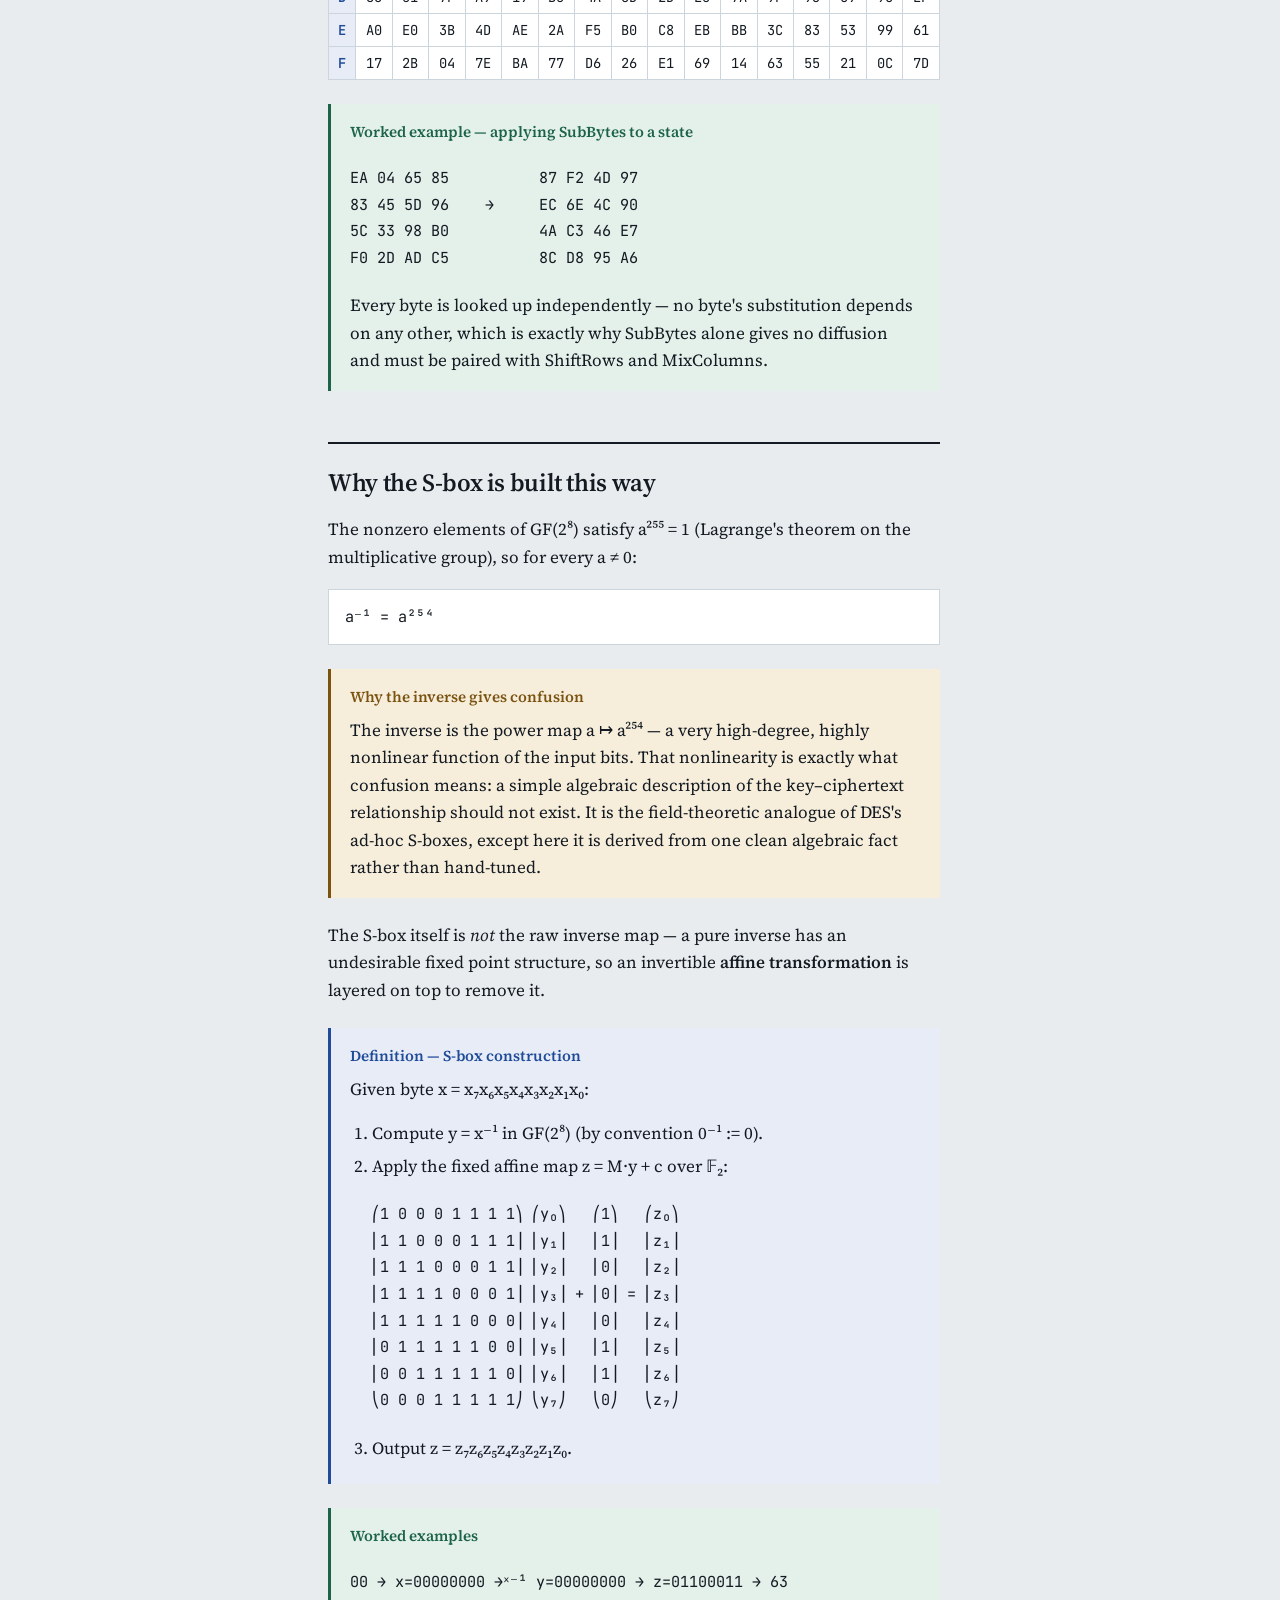
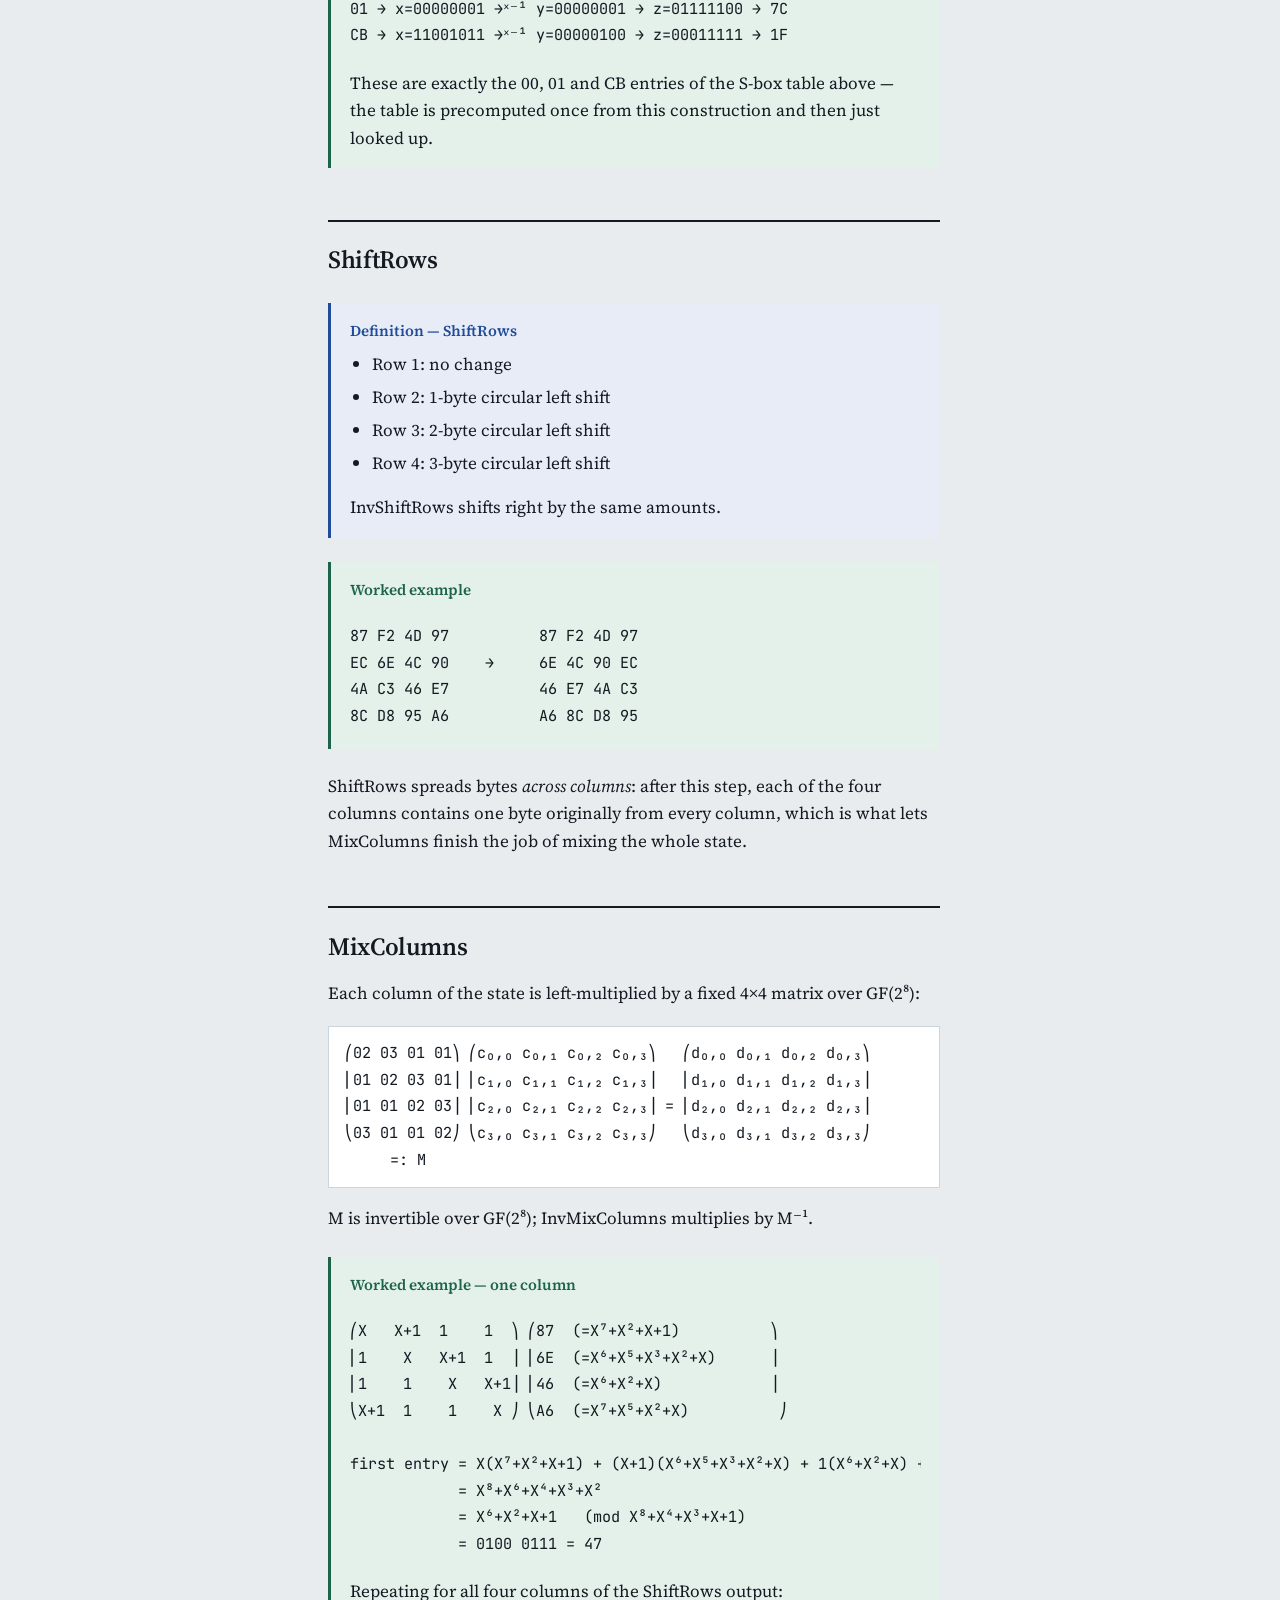
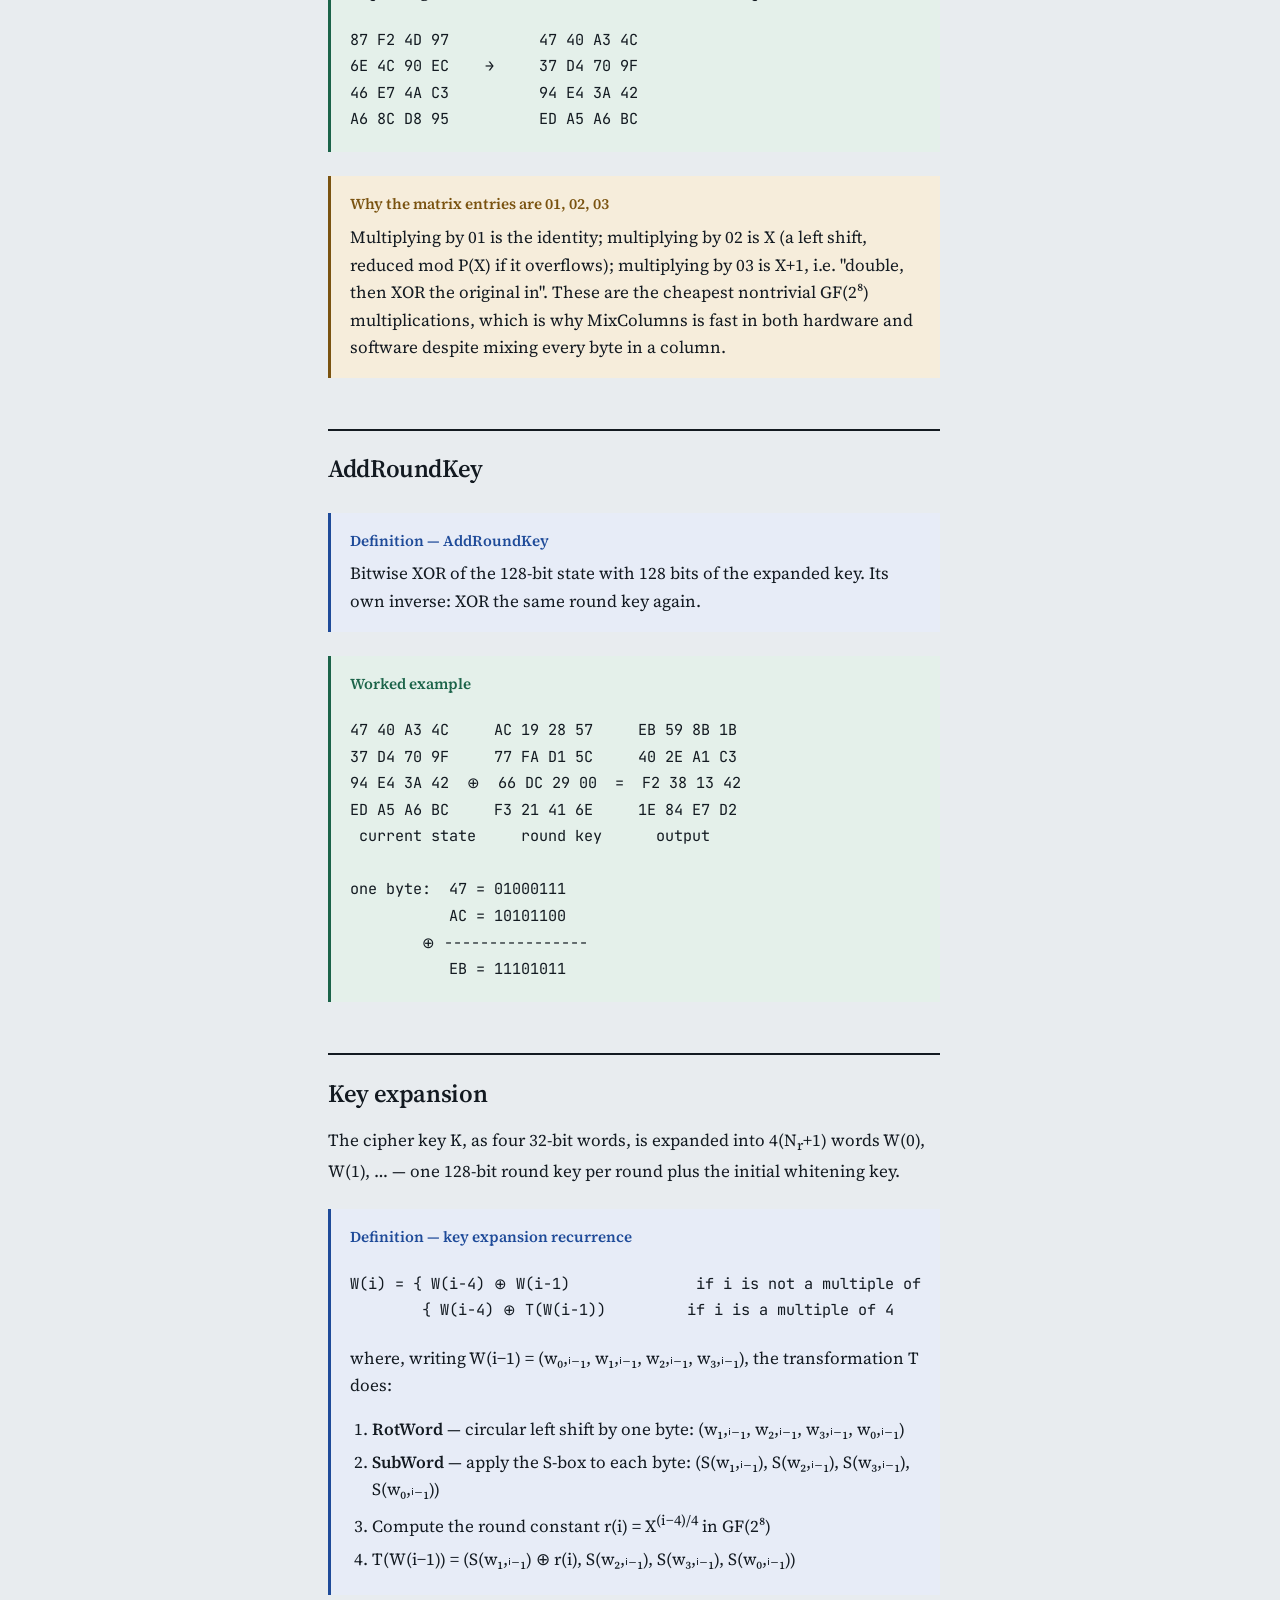
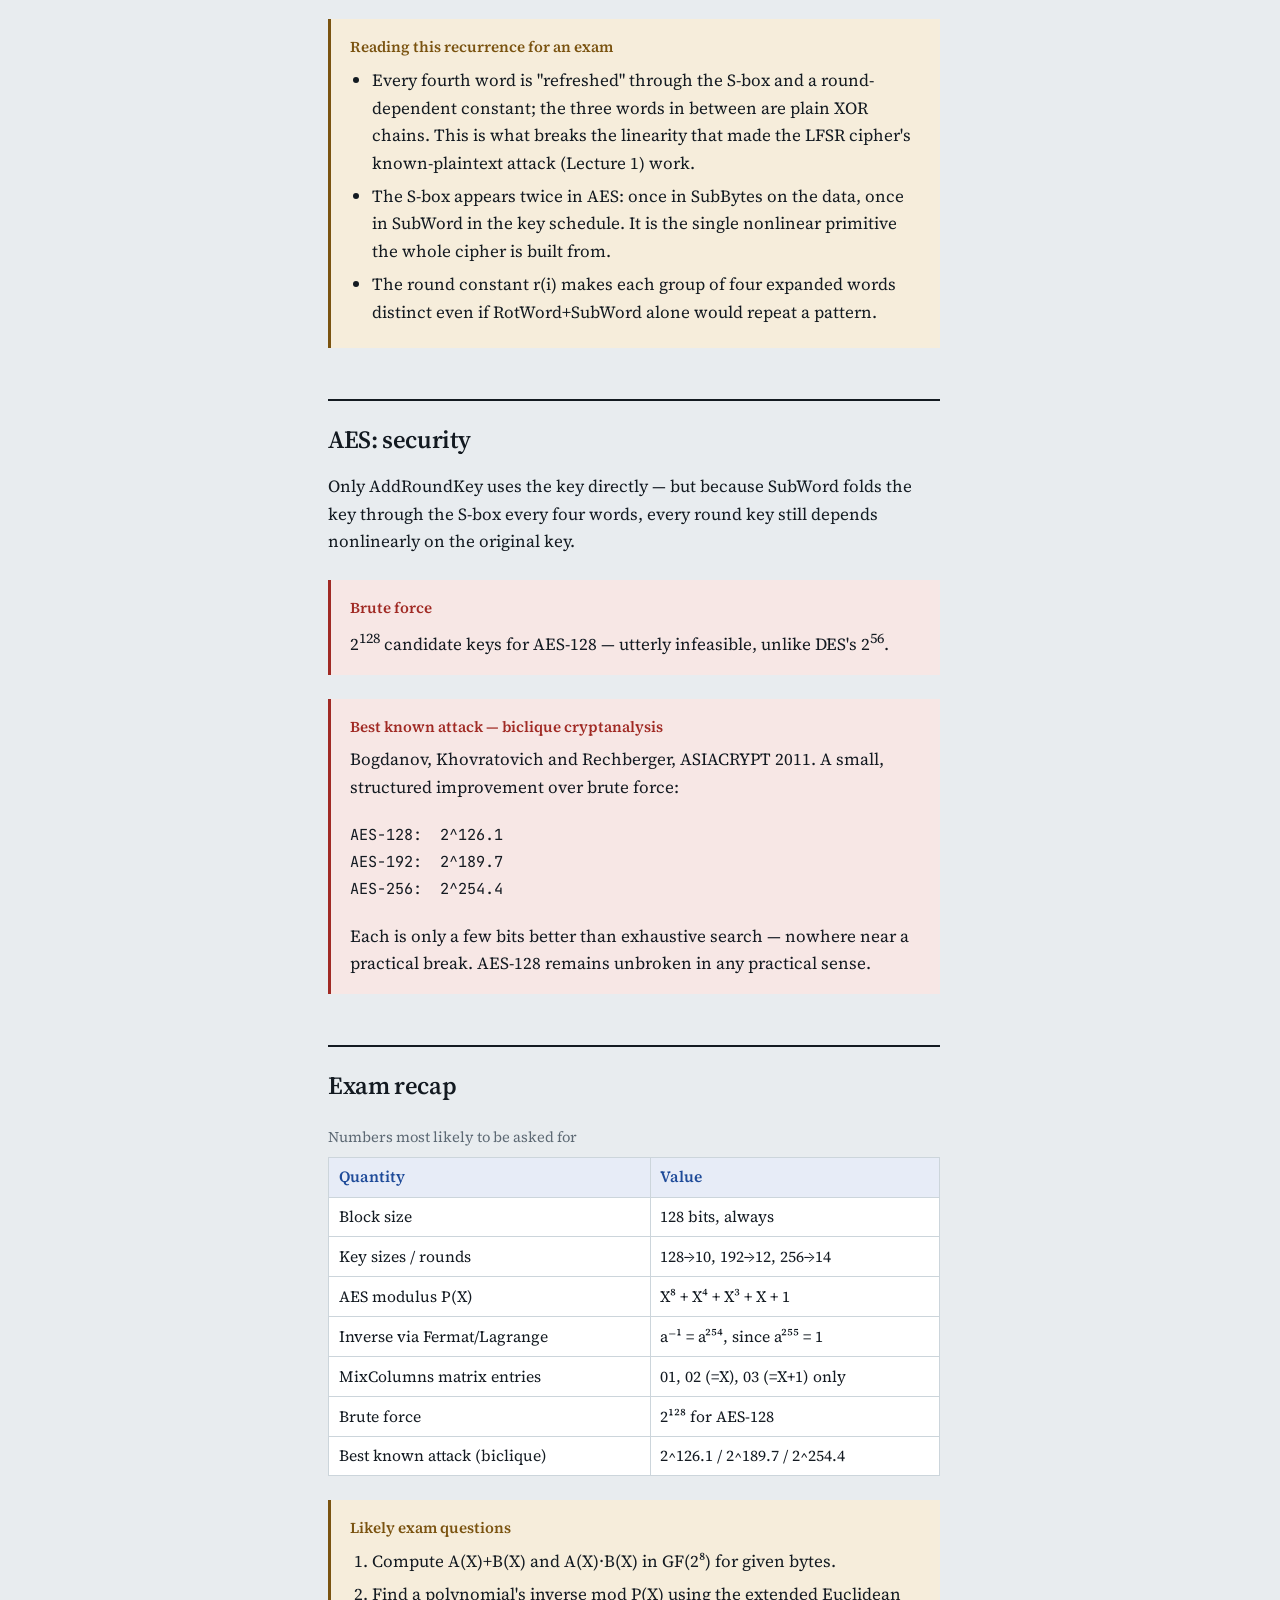
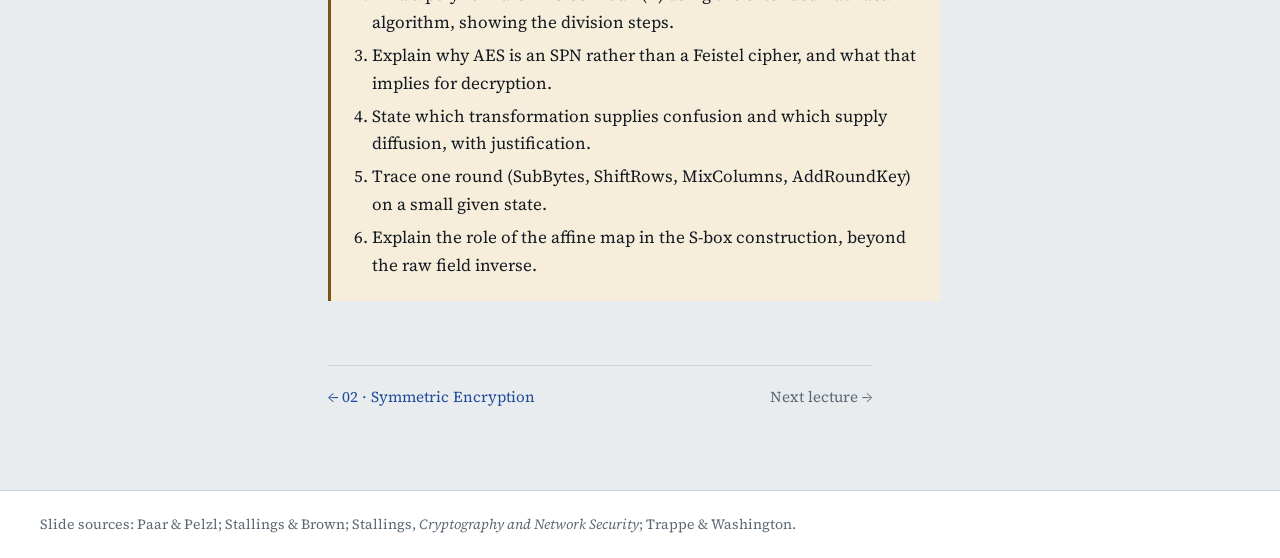
<file: 03-aes.html>
<!DOCTYPE html>
<html lang="en">
<head>
<meta charset="utf-8">
<meta name="viewport" content="width=device-width, initial-scale=1">
<title>03 · AES — exam notes</title>
<meta name="description" content="The Advanced Encryption Standard: GF(2^8) arithmetic, the extended Euclidean algorithm, SubBytes, ShiftRows, MixColumns, AddRoundKey, key expansion, and security.">
<link rel="preconnect" href="https://fonts.googleapis.com">
<link rel="preconnect" href="https://fonts.gstatic.com" crossorigin>
<link href="https://fonts.googleapis.com/css2?family=JetBrains+Mono:wght@400;600&family=Source+Serif+4:opsz,wght@8..60,400;8..60,600&display=swap" rel="stylesheet">
<link rel="stylesheet" href="assets/style.css">
</head>
<body>

<header class="masthead">
  <div class="inner">
    <a class="home" href="index.html">Modern Cryptography</a>
    <span class="course">Lecture 03</span>
  </div>
</header>

<main class="layout">

  <nav class="toc" aria-label="On this page">
    <div class="toc-sticky">
      <h2>On this page</h2>
      <ol>
        <li><a href="#overview">AES at a glance</a></li>
        <li><a href="#fields">Mathematical background: fields</a></li>
        <li><a href="#gf28">Representing bytes in GF(2⁸)</a></li>
        <li><a href="#arithmetic">GF(2⁸) addition and multiplication</a></li>
        <li><a href="#euclid">Inverses: the extended Euclidean algorithm</a></li>
        <li><a href="#state">Hex notation and the state</a></li>
        <li><a href="#round">Round structure</a></li>
        <li><a href="#subbytes">SubBytes: the S-box</a></li>
        <li><a href="#sbox-design">Why the S-box is built this way</a></li>
        <li><a href="#shiftrows">ShiftRows</a></li>
        <li><a href="#mixcolumns">MixColumns</a></li>
        <li><a href="#addroundkey">AddRoundKey</a></li>
        <li><a href="#keyexpansion">Key expansion</a></li>
        <li><a href="#security">AES: security</a></li>
        <li><a href="#recap">Exam recap</a></li>
      </ol>
    </div>
  </nav>

  <article>
    <p class="lecture-no">Lecture 03</p>
    <h1>Advanced Encryption Standard</h1>
    <p class="standfirst">DES replaced its ad-hoc S-boxes with one algebraic idea — the inverse in GF(2⁸) — and built every other stage to be fast, invertible, and provably linear.</p>

    <h2 id="overview">AES at a glance</h2>

    <p>Also known as <strong>Rijndael</strong>, developed by Vincent Rijmen and Joan Daemen, selected by the five-year NIST standardization process in 2001.</p>

    <div class="table-wrap">
      <table class="prose">
        <caption>AES specification</caption>
        <tr><th>Block size</th><td>128 bits, fixed</td></tr>
        <tr><th>Key size</th><td>128 / 192 / 256 bits</td></tr>
        <tr><th>Rounds</th><td>10 / 12 / 14, matching the key size</td></tr>
        <tr><th>Underlying structure</th><td>Substitution-Permutation Network (SPN) — <em>not</em> Feistel</td></tr>
      </table>
    </div>

    <div class="box tip">
      <span class="label">The structural difference from DES worth stating</span>
      <p>DES is Feistel: half the block passes through unchanged each round, which is why decryption reuses the same F. AES is an <strong>SPN</strong>: every byte of the whole block is transformed every round, so encryption and decryption use genuinely different, mutually inverse operations (InvSubBytes, InvShiftRows, InvMixColumns) rather than the same circuit run backwards.</p>
    </div>

    <h2 id="fields">Mathematical background: fields</h2>

    <div class="box def">
      <span class="label">Definition — Field</span>
      <p>A set 𝔽 with two operations, addition and multiplication, supporting +, −, ×, ÷ — division by every nonzero element. For a, b, c ∈ 𝔽:</p>
      <div class="formula">Associativity:   (a + b) + c = a + (b + c),   (ab)c = a(bc)
Commutativity:   a + b = b + a,   ab = ba
Distributivity:  a(b + c) = ab + ac
Identities 0 and 1 exist.
Every a has an additive inverse −a.
Every a ≠ 0 has a multiplicative inverse a⁻¹, with aa⁻¹ = 1.</div>
    </div>

    <ul>
      <li>ℚ, ℝ, ℂ are fields.</li>
      <li>ℤ is <strong>not</strong> a field — 3 ≠ 0 but 3⁻¹ = 1/3 ∉ ℤ.</li>
      <li>ℤ<sub>m</sub> = {0, 1, …, m−1} under addition and multiplication mod m: a <strong>field iff m is prime</strong>. If m is composite, ℤ<sub>m</sub> is not a field.</li>
    </ul>

    <div class="box def">
      <span class="label">Definition — Finite field</span>
      <p>A field with finitely many elements. The simplest examples are ℤ<sub>p</sub> for p prime.</p>
    </div>

    <div class="box ex">
      <span class="label">Worked example — ℤ₅ = {0,1,2,3,4}</span>
      <div class="formula">2 + 4 = 1  (mod 5)
2 · 3 = 1  (mod 5)   ⟹  3 is the multiplicative inverse of 2</div>
    </div>

    <h2 id="gf28">Representing bytes in GF(2⁸)</h2>

    <p>An AES byte is 8 bits: b₇b₆b₅b₄b₃b₂b₁b₀. Represent it as a polynomial over 𝔽₂:</p>

    <div class="formula">b₇X⁷ + b₆X⁶ + ⋯ + b₁X + b₀,     each bᵢ ∈ {0, 1}</div>

    <div class="box ex">
      <span class="label">Worked example</span>
      <div class="formula">11001011  ⟷  X⁷ + X⁶ + X³ + X + 1</div>
    </div>

    <p>There are exactly 2⁸ = 256 such polynomials of degree less than 8 — one per byte value. AES fixes the irreducible polynomial</p>

    <div class="formula">P(X) = X⁸ + X⁴ + X³ + X + 1     (irreducible in ℤ₂[X])</div>

    <p>and identifies the 256 byte values with the elements of</p>

    <div class="formula">GF(2⁸) = 𝔽₂[X] / ⟨X⁸ + X⁴ + X³ + X + 1⟩</div>

    <p>All arithmetic — AES's confusion, diffusion and key schedule alike — happens inside this one field.</p>

    <div class="box tip">
      <span class="label">Why GF(2⁸) and not something bigger</span>
      <p>GF(2⁸) matches the natural 8-bit byte of a computer and gives strong nonlinearity cheaply. A larger field such as GF(2¹⁶) would make the S-box far more expensive without a comparable security gain — this is exactly the "practical security" trade-off from Lecture 2.</p>
    </div>

    <h2 id="arithmetic">GF(2⁸) addition and multiplication</h2>

    <div class="box def">
      <span class="label">The two operations</span>
      <ul>
        <li><strong>Addition</strong> ↔ bitwise XOR (no carrying — coefficients are mod 2).</li>
        <li><strong>Multiplication</strong> ↔ polynomial multiplication, reduced modulo P(X).</li>
        <li>Every nonzero byte has a multiplicative inverse, because P(X) is irreducible.</li>
      </ul>
    </div>

    <div class="box ex">
      <span class="label">Worked example — addition</span>
      <div class="formula">A(X) = X⁷ + X⁶ + X³ + X + 1       (= 11001011)
B(X) = X⁴ + X³ + 1                (= 00011001)

A(X) + B(X) = X⁷ + X⁶ + X⁴ + X

as bytes:  11001011 ⊕ 00011001 = 11010010</div>
      <p>Addition in GF(2⁸) is literally bitwise XOR — no modular reduction is ever needed, because a degree-≤7 polynomial plus another degree-≤7 polynomial is still degree ≤7.</p>
    </div>

    <div class="box ex">
      <span class="label">Worked example — multiplication</span>
      <div class="formula">A(X)·B(X) mod P(X)
= (X⁷+X⁶+X³+X+1)(X⁴+X³+1)
= (X¹¹+X¹⁰+X⁷+X⁵+X⁴) + (X¹⁰+X⁹+X⁶+X⁴+X³) + (X⁷+X⁶+X³+X+1)
= X¹¹ + X⁹ + X⁵ + X + 1        (mod X⁸+X⁴+X³+X+1)
= X⁷ + X⁶ + X³ + X² + 1</div>
      <p>Multiplication, unlike addition, can push the degree above 7, which is exactly when the reduction mod P(X) bites.</p>
    </div>

    <h2 id="euclid">Inverses: the extended Euclidean algorithm</h2>

    <div class="box def">
      <span class="label">Theorem — Bézout for polynomials</span>
      <p>Let 𝔽 be a field and A(X), P(X) ∈ 𝔽[X]. There exist S(X), T(X) ∈ 𝔽[X] with</p>
      <div class="formula">P(X)S(X) + A(X)T(X) = gcd(P(X), A(X))</div>
      <p>Since P(X) is irreducible and A(X) is not a multiple of it, gcd(P, A) = 1, so A(X)T(X) ≡ 1 (mod P(X)) — meaning <strong>T(X) is exactly A(X)⁻¹ mod P(X)</strong>.</p>
    </div>

    <div class="box def">
      <span class="label">The Euclidean algorithm (finds the gcd)</span>
      <div class="formula">R₀ := P,  R₁ := A
Rᵢ = Qᵢ·Rᵢ₊₁ + Rᵢ₊₂     (repeated division with remainder)
…until the remainder is 0; the last nonzero remainder is the gcd.</div>
    </div>

    <div class="box def">
      <span class="label">Extended algorithm (also finds S, T)</span>
      <div class="formula">S₀ = 1,  S₁ = 0,   T₀ = 0,  T₁ = 1
Sᵢ₊₁ = Sᵢ₋₁ − SᵢQᵢ,   Tᵢ₊₁ = Tᵢ₋₁ − TᵢQᵢ

Invariant:  P(X)Sᵢ(X) + A(X)Tᵢ(X) = Rᵢ(X)   for every i</div>
      <p>Proof by induction: the base cases i = 0, 1 are immediate from the definitions of S, T. For the step,</p>
      <div class="formula">PSᵢ + ATᵢ = P(Sᵢ₋₂ − Sᵢ₋₁Qᵢ₋₁) + A(Tᵢ₋₂ − Tᵢ₋₁Qᵢ₋₁)
           = (PSᵢ₋₂ + ATᵢ₋₂) − (PSᵢ₋₁ + ATᵢ₋₁)Qᵢ₋₁
           = Rᵢ₋₂ − Rᵢ₋₁Qᵢ₋₁ = Rᵢ</div>
    </div>

    <div class="box ex">
      <span class="label">Worked example — inverse of A(X) = X⁷+X⁶+X³+X+1 mod P(X)</span>
      <p><strong>Step 1 — Euclidean algorithm:</strong></p>
      <div class="formula">R₀ = P = X⁸+X⁴+X³+X+1
R₁ = A = X⁷+X⁶+X³+X+1

X⁸+X⁴+X³+X+1 = (X+1)(X⁷+X⁶+X³+X+1) + (X⁶+X²+X)      Q₀ = X+1, R₂ = X⁶+X²+X
X⁷+X⁶+X³+X+1 = (X+1)(X⁶+X²+X) + 1                    Q₁ = X+1, R₃ = 1  ← gcd
X⁶+X²+X       = (X⁶+X²+X)·1 + 0                        Q₂ = X⁶+X²+X</div>
      <p><strong>Step 2 — back-substitute (or run the S, T recurrence):</strong></p>
      <div class="formula">S₂ = S₀ − S₁Q₁ = 1,        T₂ = T₀ − T₁Q₁ = −(X+1)
S₃ = S₁ − S₂Q₂ = −(X+1),   T₃ = T₁ − T₂Q₂ = 1 + (X+1)² = X²

⟹  P(X)(X+1) + A(X)·X² = 1</div>
      <p><strong>Result:</strong></p>
      <div class="formula">(X⁷+X⁶+X³+X+1)⁻¹ = X²      (mod X⁸+X⁴+X³+X+1)</div>
    </div>

    <div class="box tip">
      <span class="label">What to practice</span>
      <p>Every exam-style inverse computation is this same three-line shape: divide twice (three lines if the gcd isn't reached after one step), then substitute back once. Over GF(2⁸), subtraction and addition are the same XOR, so "−" and "+" in the S, T recurrence can be read as "⊕" throughout.</p>
    </div>

    <h2 id="state">Hex notation and the state</h2>

    <div class="table-wrap">
      <table class="grid">
        <caption>Hexadecimal notation</caption>
        <tr><th>Decimal</th><td>0</td><td>1</td><td>2</td><td>3</td><td>4</td><td>5</td><td>6</td><td>7</td><td>8</td><td>9</td><td>10</td><td>11</td><td>12</td><td>13</td><td>14</td><td>15</td></tr>
        <tr><th>Hex</th><td>0</td><td>1</td><td>2</td><td>3</td><td>4</td><td>5</td><td>6</td><td>7</td><td>8</td><td>9</td><td>A</td><td>B</td><td>C</td><td>D</td><td>E</td><td>F</td></tr>
      </table>
    </div>

    <p>AES arranges its 128-bit block as a 4×4 matrix of bytes called the <strong>state</strong>, filled column by column:</p>

    <div class="table-wrap">
      <table class="grid">
        <caption>A state, given as an example</caption>
        <tr><td>EA</td><td>04</td><td>65</td><td>85</td></tr>
        <tr><td>83</td><td>45</td><td>5D</td><td>96</td></tr>
        <tr><td>5C</td><td>33</td><td>98</td><td>B0</td></tr>
        <tr><td>F0</td><td>2D</td><td>AD</td><td>C5</td></tr>
      </table>
    </div>

    <h2 id="round">Round structure</h2>

    <p>Encryption: AddRoundKey once, then N−1 full rounds (SubBytes → ShiftRows → MixColumns → AddRoundKey), then a final round that <strong>omits MixColumns</strong>. Decryption runs the inverse operations in reverse order, with the round keys applied in reverse.</p>

    <div class="table-wrap">
      <table class="prose">
        <caption>The four transformations, and which rounds use them</caption>
        <tr><th>Transformation</th><th>What it does</th><th>Rounds</th></tr>
        <tr><td>SubBytes</td><td>Byte-by-byte substitution using the S-box</td><td>All rounds</td></tr>
        <tr><td>ShiftRows</td><td>A simple row-by-row permutation</td><td>All rounds</td></tr>
        <tr><td>MixColumns</td><td>Substitutes each byte of a column as a function of the whole column</td><td>Rounds 1–9 (omitted in the final round)</td></tr>
        <tr><td>AddRoundKey</td><td>Bitwise XOR of the state with a slice of the expanded key</td><td>All rounds, plus once before round 1</td></tr>
      </table>
    </div>

    <div class="box tip">
      <span class="label">Which stage does what</span>
      <p>SubBytes is the <strong>only nonlinear</strong> step and supplies confusion. ShiftRows and MixColumns are both linear and supply diffusion — ShiftRows across rows, MixColumns down columns, so together every output byte depends on every input byte within two rounds. AddRoundKey is the only place the key enters.</p>
    </div>

    <h2 id="subbytes">SubBytes: the S-box</h2>

    <p>S(xy) = the entry at row x, column y of the table below, where x, y are hex digits.</p>

    <div class="table-wrap">
      <table class="grid">
        <caption>AES S-box — row = high nibble, column = low nibble</caption>
        <tr><th></th><th>0</th><th>1</th><th>2</th><th>3</th><th>4</th><th>5</th><th>6</th><th>7</th><th>8</th><th>9</th><th>A</th><th>B</th><th>C</th><th>D</th><th>E</th><th>F</th></tr>
        <tr><th>0</th><td>63</td><td>7C</td><td>77</td><td>7B</td><td>F2</td><td>6B</td><td>6F</td><td>C5</td><td>30</td><td>01</td><td>67</td><td>2B</td><td>FE</td><td>D7</td><td>AB</td><td>76</td></tr>
        <tr><th>1</th><td>CA</td><td>82</td><td>C9</td><td>7D</td><td>FA</td><td>59</td><td>47</td><td>F0</td><td>AD</td><td>D4</td><td>A2</td><td>AF</td><td>9C</td><td>A4</td><td>72</td><td>C0</td></tr>
        <tr><th>2</th><td>B7</td><td>FD</td><td>93</td><td>26</td><td>36</td><td>3F</td><td>F7</td><td>CC</td><td>34</td><td>A5</td><td>E5</td><td>F1</td><td>71</td><td>D8</td><td>31</td><td>15</td></tr>
        <tr><th>3</th><td>04</td><td>C7</td><td>23</td><td>C3</td><td>18</td><td>96</td><td>05</td><td>9A</td><td>07</td><td>12</td><td>80</td><td>E2</td><td>EB</td><td>27</td><td>B2</td><td>75</td></tr>
        <tr><th>4</th><td>09</td><td>83</td><td>2C</td><td>1A</td><td>1B</td><td>6E</td><td>5A</td><td>A0</td><td>52</td><td>3B</td><td>D6</td><td>B3</td><td>29</td><td>E3</td><td>2F</td><td>84</td></tr>
        <tr><th>5</th><td>53</td><td>D1</td><td>00</td><td>ED</td><td>20</td><td>FC</td><td>B1</td><td>5B</td><td>6A</td><td>CB</td><td>BE</td><td>39</td><td>4A</td><td>4C</td><td>58</td><td>CF</td></tr>
        <tr><th>6</th><td>D0</td><td>EF</td><td>AA</td><td>FB</td><td>43</td><td>4D</td><td>33</td><td>85</td><td>45</td><td>F9</td><td>02</td><td>7F</td><td>50</td><td>3C</td><td>9F</td><td>A8</td></tr>
        <tr><th>7</th><td>51</td><td>A3</td><td>40</td><td>8F</td><td>92</td><td>9D</td><td>38</td><td>F5</td><td>BC</td><td>B6</td><td>DA</td><td>21</td><td>10</td><td>FF</td><td>F3</td><td>D2</td></tr>
        <tr><th>8</th><td>CD</td><td>0C</td><td>13</td><td>EC</td><td>5F</td><td>97</td><td>44</td><td>17</td><td>C4</td><td>A7</td><td>7E</td><td>3D</td><td>64</td><td>5D</td><td>19</td><td>73</td></tr>
        <tr><th>9</th><td>60</td><td>81</td><td>4F</td><td>DC</td><td>22</td><td>2A</td><td>90</td><td>88</td><td>46</td><td>EE</td><td>B8</td><td>14</td><td>DE</td><td>5E</td><td>0B</td><td>DB</td></tr>
        <tr><th>A</th><td>E0</td><td>32</td><td>3A</td><td>0A</td><td>49</td><td>06</td><td>24</td><td>5C</td><td>C2</td><td>D3</td><td>AC</td><td>62</td><td>91</td><td>95</td><td>E4</td><td>79</td></tr>
        <tr><th>B</th><td>E7</td><td>C8</td><td>37</td><td>6D</td><td>8D</td><td>D5</td><td>4E</td><td>A9</td><td>6C</td><td>56</td><td>F4</td><td>EA</td><td>65</td><td>7A</td><td>AE</td><td>08</td></tr>
        <tr><th>C</th><td>BA</td><td>78</td><td>25</td><td>2E</td><td>1C</td><td>A6</td><td>B4</td><td>C6</td><td>E8</td><td>DD</td><td>74</td><td>1F</td><td>4B</td><td>BD</td><td>8B</td><td>8A</td></tr>
        <tr><th>D</th><td>70</td><td>3E</td><td>B5</td><td>66</td><td>48</td><td>03</td><td>F6</td><td>0E</td><td>61</td><td>35</td><td>57</td><td>B9</td><td>86</td><td>C1</td><td>1D</td><td>9E</td></tr>
        <tr><th>E</th><td>E1</td><td>F8</td><td>98</td><td>11</td><td>69</td><td>D9</td><td>8E</td><td>94</td><td>9B</td><td>1E</td><td>87</td><td>E9</td><td>CE</td><td>55</td><td>28</td><td>DF</td></tr>
        <tr><th>F</th><td>8C</td><td>A1</td><td>89</td><td>0D</td><td>BF</td><td>E6</td><td>42</td><td>68</td><td>41</td><td>99</td><td>2D</td><td>0F</td><td>B0</td><td>54</td><td>BB</td><td>16</td></tr>
      </table>
    </div>

    <div class="table-wrap">
      <table class="grid">
        <caption>Inverse S-box (for InvSubBytes, used in decryption)</caption>
        <tr><th></th><th>0</th><th>1</th><th>2</th><th>3</th><th>4</th><th>5</th><th>6</th><th>7</th><th>8</th><th>9</th><th>A</th><th>B</th><th>C</th><th>D</th><th>E</th><th>F</th></tr>
        <tr><th>0</th><td>52</td><td>09</td><td>6A</td><td>D5</td><td>30</td><td>36</td><td>A5</td><td>38</td><td>BF</td><td>40</td><td>A3</td><td>9E</td><td>81</td><td>F3</td><td>D7</td><td>FB</td></tr>
        <tr><th>1</th><td>7C</td><td>E3</td><td>39</td><td>82</td><td>9B</td><td>2F</td><td>FF</td><td>87</td><td>34</td><td>8E</td><td>43</td><td>44</td><td>C4</td><td>DE</td><td>E9</td><td>CB</td></tr>
        <tr><th>2</th><td>54</td><td>7B</td><td>94</td><td>32</td><td>A6</td><td>C2</td><td>23</td><td>3D</td><td>EE</td><td>4C</td><td>95</td><td>0B</td><td>42</td><td>FA</td><td>C3</td><td>4E</td></tr>
        <tr><th>3</th><td>08</td><td>2E</td><td>A1</td><td>66</td><td>28</td><td>D9</td><td>24</td><td>B2</td><td>76</td><td>5B</td><td>A2</td><td>49</td><td>6D</td><td>8B</td><td>D1</td><td>25</td></tr>
        <tr><th>4</th><td>72</td><td>F8</td><td>F6</td><td>64</td><td>86</td><td>68</td><td>98</td><td>16</td><td>D4</td><td>A4</td><td>5C</td><td>CC</td><td>5D</td><td>65</td><td>B6</td><td>92</td></tr>
        <tr><th>5</th><td>6C</td><td>70</td><td>48</td><td>50</td><td>FD</td><td>ED</td><td>B9</td><td>DA</td><td>5E</td><td>15</td><td>46</td><td>57</td><td>A7</td><td>8D</td><td>9D</td><td>84</td></tr>
        <tr><th>6</th><td>90</td><td>D8</td><td>AB</td><td>00</td><td>8C</td><td>BC</td><td>D3</td><td>0A</td><td>F7</td><td>E4</td><td>58</td><td>05</td><td>B8</td><td>B3</td><td>45</td><td>06</td></tr>
        <tr><th>7</th><td>D0</td><td>2C</td><td>1E</td><td>8F</td><td>CA</td><td>3F</td><td>0F</td><td>02</td><td>C1</td><td>AF</td><td>BD</td><td>03</td><td>01</td><td>13</td><td>8A</td><td>6B</td></tr>
        <tr><th>8</th><td>3A</td><td>91</td><td>11</td><td>41</td><td>4F</td><td>67</td><td>DC</td><td>EA</td><td>97</td><td>F2</td><td>CF</td><td>CE</td><td>F0</td><td>B4</td><td>E6</td><td>73</td></tr>
        <tr><th>9</th><td>96</td><td>AC</td><td>74</td><td>22</td><td>E7</td><td>AD</td><td>35</td><td>85</td><td>E2</td><td>F9</td><td>37</td><td>E8</td><td>1C</td><td>75</td><td>DF</td><td>6E</td></tr>
        <tr><th>A</th><td>47</td><td>F1</td><td>1A</td><td>71</td><td>1D</td><td>29</td><td>C5</td><td>89</td><td>6F</td><td>B7</td><td>62</td><td>0E</td><td>AA</td><td>18</td><td>BE</td><td>1B</td></tr>
        <tr><th>B</th><td>FC</td><td>56</td><td>3E</td><td>4B</td><td>C6</td><td>D2</td><td>79</td><td>20</td><td>9A</td><td>DB</td><td>C0</td><td>FE</td><td>78</td><td>CD</td><td>5A</td><td>F4</td></tr>
        <tr><th>C</th><td>1F</td><td>DD</td><td>A8</td><td>33</td><td>88</td><td>07</td><td>C7</td><td>31</td><td>B1</td><td>12</td><td>10</td><td>59</td><td>27</td><td>80</td><td>EC</td><td>5F</td></tr>
        <tr><th>D</th><td>60</td><td>51</td><td>7F</td><td>A9</td><td>19</td><td>B5</td><td>4A</td><td>0D</td><td>2D</td><td>E5</td><td>7A</td><td>9F</td><td>93</td><td>C9</td><td>9C</td><td>EF</td></tr>
        <tr><th>E</th><td>A0</td><td>E0</td><td>3B</td><td>4D</td><td>AE</td><td>2A</td><td>F5</td><td>B0</td><td>C8</td><td>EB</td><td>BB</td><td>3C</td><td>83</td><td>53</td><td>99</td><td>61</td></tr>
        <tr><th>F</th><td>17</td><td>2B</td><td>04</td><td>7E</td><td>BA</td><td>77</td><td>D6</td><td>26</td><td>E1</td><td>69</td><td>14</td><td>63</td><td>55</td><td>21</td><td>0C</td><td>7D</td></tr>
      </table>
    </div>

    <div class="box ex">
      <span class="label">Worked example — applying SubBytes to a state</span>
      <div class="formula">EA 04 65 85          87 F2 4D 97
83 45 5D 96    →     EC 6E 4C 90
5C 33 98 B0          4A C3 46 E7
F0 2D AD C5          8C D8 95 A6</div>
      <p>Every byte is looked up independently — no byte's substitution depends on any other, which is exactly why SubBytes alone gives no diffusion and must be paired with ShiftRows and MixColumns.</p>
    </div>

    <h2 id="sbox-design">Why the S-box is built this way</h2>

    <p>The nonzero elements of GF(2⁸) satisfy a²⁵⁵ = 1 (Lagrange's theorem on the multiplicative group), so for every a ≠ 0:</p>

    <div class="formula">a⁻¹ = a²⁵⁴</div>

    <div class="box tip">
      <span class="label">Why the inverse gives confusion</span>
      <p>The inverse is the power map a ↦ a²⁵⁴ — a very high-degree, highly nonlinear function of the input bits. That nonlinearity is exactly what confusion means: a simple algebraic description of the key–ciphertext relationship should not exist. It is the field-theoretic analogue of DES's ad-hoc S-boxes, except here it is derived from one clean algebraic fact rather than hand-tuned.</p>
    </div>

    <p>The S-box itself is <em>not</em> the raw inverse map — a pure inverse has an undesirable fixed point structure, so an invertible <strong>affine transformation</strong> is layered on top to remove it.</p>

    <div class="box def">
      <span class="label">Definition — S-box construction</span>
      <p>Given byte x = x₇x₆x₅x₄x₃x₂x₁x₀:</p>
      <ol>
        <li>Compute y = x⁻¹ in GF(2⁸) (by convention 0⁻¹ := 0).</li>
        <li>Apply the fixed affine map z = M·y + c over 𝔽₂:
          <div class="formula">⎛1 0 0 0 1 1 1 1⎞ ⎛y₀⎞   ⎛1⎞   ⎛z₀⎞
⎜1 1 0 0 0 1 1 1⎟ ⎜y₁⎟   ⎜1⎟   ⎜z₁⎟
⎜1 1 1 0 0 0 1 1⎟ ⎜y₂⎟   ⎜0⎟   ⎜z₂⎟
⎜1 1 1 1 0 0 0 1⎟ ⎜y₃⎟ + ⎜0⎟ = ⎜z₃⎟
⎜1 1 1 1 1 0 0 0⎟ ⎜y₄⎟   ⎜0⎟   ⎜z₄⎟
⎜0 1 1 1 1 1 0 0⎟ ⎜y₅⎟   ⎜1⎟   ⎜z₅⎟
⎜0 0 1 1 1 1 1 0⎟ ⎜y₆⎟   ⎜1⎟   ⎜z₆⎟
⎝0 0 0 1 1 1 1 1⎠ ⎝y₇⎠   ⎝0⎠   ⎝z₇⎠</div>
        </li>
        <li>Output z = z₇z₆z₅z₄z₃z₂z₁z₀.</li>
      </ol>
    </div>

    <div class="box ex">
      <span class="label">Worked examples</span>
      <div class="formula">00 → x=00000000 →ˣ⁻¹ y=00000000 → z=01100011 → 63
01 → x=00000001 →ˣ⁻¹ y=00000001 → z=01111100 → 7C
CB → x=11001011 →ˣ⁻¹ y=00000100 → z=00011111 → 1F</div>
      <p>These are exactly the 00, 01 and CB entries of the S-box table above — the table is precomputed once from this construction and then just looked up.</p>
    </div>

    <h2 id="shiftrows">ShiftRows</h2>

    <div class="box def">
      <span class="label">Definition — ShiftRows</span>
      <ul>
        <li>Row 1: no change</li>
        <li>Row 2: 1-byte circular left shift</li>
        <li>Row 3: 2-byte circular left shift</li>
        <li>Row 4: 3-byte circular left shift</li>
      </ul>
      <p>InvShiftRows shifts right by the same amounts.</p>
    </div>

    <div class="box ex">
      <span class="label">Worked example</span>
      <div class="formula">87 F2 4D 97          87 F2 4D 97
EC 6E 4C 90    →     6E 4C 90 EC
4A C3 46 E7          46 E7 4A C3
8C D8 95 A6          A6 8C D8 95</div>
    </div>

    <p>ShiftRows spreads bytes <em>across columns</em>: after this step, each of the four columns contains one byte originally from every column, which is what lets MixColumns finish the job of mixing the whole state.</p>

    <h2 id="mixcolumns">MixColumns</h2>

    <p>Each column of the state is left-multiplied by a fixed 4×4 matrix over GF(2⁸):</p>

    <div class="formula">⎛02 03 01 01⎞ ⎛c₀,₀ c₀,₁ c₀,₂ c₀,₃⎞   ⎛d₀,₀ d₀,₁ d₀,₂ d₀,₃⎞
⎜01 02 03 01⎟ ⎜c₁,₀ c₁,₁ c₁,₂ c₁,₃⎟   ⎜d₁,₀ d₁,₁ d₁,₂ d₁,₃⎟
⎜01 01 02 03⎟ ⎜c₂,₀ c₂,₁ c₂,₂ c₂,₃⎟ = ⎜d₂,₀ d₂,₁ d₂,₂ d₂,₃⎟
⎝03 01 01 02⎠ ⎝c₃,₀ c₃,₁ c₃,₂ c₃,₃⎠   ⎝d₃,₀ d₃,₁ d₃,₂ d₃,₃⎠
     =: M</div>

    <p>M is invertible over GF(2⁸); InvMixColumns multiplies by M⁻¹.</p>

    <div class="box ex">
      <span class="label">Worked example — one column</span>
      <div class="formula">⎛X   X+1  1    1  ⎞ ⎛87  (=X⁷+X²+X+1)          ⎞
⎜1    X   X+1  1  ⎟ ⎜6E  (=X⁶+X⁵+X³+X²+X)      ⎟
⎜1    1    X   X+1⎟ ⎜46  (=X⁶+X²+X)            ⎟
⎝X+1  1    1    X ⎠ ⎝A6  (=X⁷+X⁵+X²+X)          ⎠

first entry = X(X⁷+X²+X+1) + (X+1)(X⁶+X⁵+X³+X²+X) + 1(X⁶+X²+X) + 1(X⁷+X⁵+X²+X)
            = X⁸+X⁶+X⁴+X³+X²
            = X⁶+X²+X+1   (mod X⁸+X⁴+X³+X+1)
            = 0100 0111 = 47</div>
      <p>Repeating for all four columns of the ShiftRows output:</p>
      <div class="formula">87 F2 4D 97          47 40 A3 4C
6E 4C 90 EC    →     37 D4 70 9F
46 E7 4A C3          94 E4 3A 42
A6 8C D8 95          ED A5 A6 BC</div>
    </div>

    <div class="box tip">
      <span class="label">Why the matrix entries are 01, 02, 03</span>
      <p>Multiplying by 01 is the identity; multiplying by 02 is X (a left shift, reduced mod P(X) if it overflows); multiplying by 03 is X+1, i.e. "double, then XOR the original in". These are the cheapest nontrivial GF(2⁸) multiplications, which is why MixColumns is fast in both hardware and software despite mixing every byte in a column.</p>
    </div>

    <h2 id="addroundkey">AddRoundKey</h2>

    <div class="box def">
      <span class="label">Definition — AddRoundKey</span>
      <p>Bitwise XOR of the 128-bit state with 128 bits of the expanded key. Its own inverse: XOR the same round key again.</p>
    </div>

    <div class="box ex">
      <span class="label">Worked example</span>
      <div class="formula">47 40 A3 4C     AC 19 28 57     EB 59 8B 1B
37 D4 70 9F     77 FA D1 5C     40 2E A1 C3
94 E4 3A 42  ⊕  66 DC 29 00  =  F2 38 13 42
ED A5 A6 BC     F3 21 41 6E     1E 84 E7 D2
 current state     round key      output

one byte:  47 = 01000111
           AC = 10101100
        ⊕ ----------------
           EB = 11101011</div>
    </div>

    <h2 id="keyexpansion">Key expansion</h2>

    <p>The cipher key K, as four 32-bit words, is expanded into 4(N<sub>r</sub>+1) words W(0), W(1), … — one 128-bit round key per round plus the initial whitening key.</p>

    <div class="box def">
      <span class="label">Definition — key expansion recurrence</span>
      <div class="formula">W(i) = { W(i−4) ⊕ W(i−1)              if i is not a multiple of 4
        { W(i−4) ⊕ T(W(i−1))         if i is a multiple of 4</div>
      <p>where, writing W(i−1) = (w₀,ᵢ₋₁, w₁,ᵢ₋₁, w₂,ᵢ₋₁, w₃,ᵢ₋₁), the transformation T does:</p>
      <ol>
        <li><strong>RotWord</strong> — circular left shift by one byte: (w₁,ᵢ₋₁, w₂,ᵢ₋₁, w₃,ᵢ₋₁, w₀,ᵢ₋₁)</li>
        <li><strong>SubWord</strong> — apply the S-box to each byte: (S(w₁,ᵢ₋₁), S(w₂,ᵢ₋₁), S(w₃,ᵢ₋₁), S(w₀,ᵢ₋₁))</li>
        <li>Compute the round constant r(i) = X<sup>(i−4)/4</sup> in GF(2⁸)</li>
        <li>T(W(i−1)) = (S(w₁,ᵢ₋₁) ⊕ r(i), S(w₂,ᵢ₋₁), S(w₃,ᵢ₋₁), S(w₀,ᵢ₋₁))</li>
      </ol>
    </div>

    <div class="box tip">
      <span class="label">Reading this recurrence for an exam</span>
      <ul>
        <li>Every fourth word is "refreshed" through the S-box and a round-dependent constant; the three words in between are plain XOR chains. This is what breaks the linearity that made the LFSR cipher's known-plaintext attack (Lecture 1) work.</li>
        <li>The S-box appears twice in AES: once in SubBytes on the data, once in SubWord in the key schedule. It is the single nonlinear primitive the whole cipher is built from.</li>
        <li>The round constant r(i) makes each group of four expanded words distinct even if RotWord+SubWord alone would repeat a pattern.</li>
      </ul>
    </div>

    <h2 id="security">AES: security</h2>

    <p>Only AddRoundKey uses the key directly — but because SubWord folds the key through the S-box every four words, every round key still depends nonlinearly on the original key.</p>

    <div class="box attack">
      <span class="label">Brute force</span>
      <p>2<sup>128</sup> candidate keys for AES-128 — utterly infeasible, unlike DES's 2<sup>56</sup>.</p>
    </div>

    <div class="box attack">
      <span class="label">Best known attack — biclique cryptanalysis</span>
      <p>Bogdanov, Khovratovich and Rechberger, ASIACRYPT 2011. A small, structured improvement over brute force:</p>
      <div class="formula">AES-128:  2^126.1
AES-192:  2^189.7
AES-256:  2^254.4</div>
      <p>Each is only a few bits better than exhaustive search — nowhere near a practical break. AES-128 remains unbroken in any practical sense.</p>
    </div>

    <h2 id="recap">Exam recap</h2>

    <div class="table-wrap">
      <table class="prose">
        <caption>Numbers most likely to be asked for</caption>
        <tr><th>Quantity</th><th>Value</th></tr>
        <tr><td>Block size</td><td>128 bits, always</td></tr>
        <tr><td>Key sizes / rounds</td><td>128→10, 192→12, 256→14</td></tr>
        <tr><td>AES modulus P(X)</td><td>X⁸ + X⁴ + X³ + X + 1</td></tr>
        <tr><td>Inverse via Fermat/Lagrange</td><td>a⁻¹ = a²⁵⁴, since a²⁵⁵ = 1</td></tr>
        <tr><td>MixColumns matrix entries</td><td>01, 02 (=X), 03 (=X+1) only</td></tr>
        <tr><td>Brute force</td><td>2¹²⁸ for AES-128</td></tr>
        <tr><td>Best known attack (biclique)</td><td>2^126.1 / 2^189.7 / 2^254.4</td></tr>
      </table>
    </div>

    <div class="box tip">
      <span class="label">Likely exam questions</span>
      <ol>
        <li>Compute A(X)+B(X) and A(X)·B(X) in GF(2⁸) for given bytes.</li>
        <li>Find a polynomial's inverse mod P(X) using the extended Euclidean algorithm, showing the division steps.</li>
        <li>Explain why AES is an SPN rather than a Feistel cipher, and what that implies for decryption.</li>
        <li>State which transformation supplies confusion and which supply diffusion, with justification.</li>
        <li>Trace one round (SubBytes, ShiftRows, MixColumns, AddRoundKey) on a small given state.</li>
        <li>Explain the role of the affine map in the S-box construction, beyond the raw field inverse.</li>
      </ol>
    </div>

    <nav class="pager">
      <a href="02-symmetric-encryption.html">← 02 · Symmetric Encryption</a>
      <span>Next lecture →</span>
    </nav>
  </article>
</main>

<footer class="site">
  <div class="inner">
    Slide sources: Paar &amp; Pelzl; Stallings &amp; Brown; Stallings, <em>Cryptography and Network Security</em>; Trappe &amp; Washington.
  </div>
</footer>

</body>
</html>
</file>
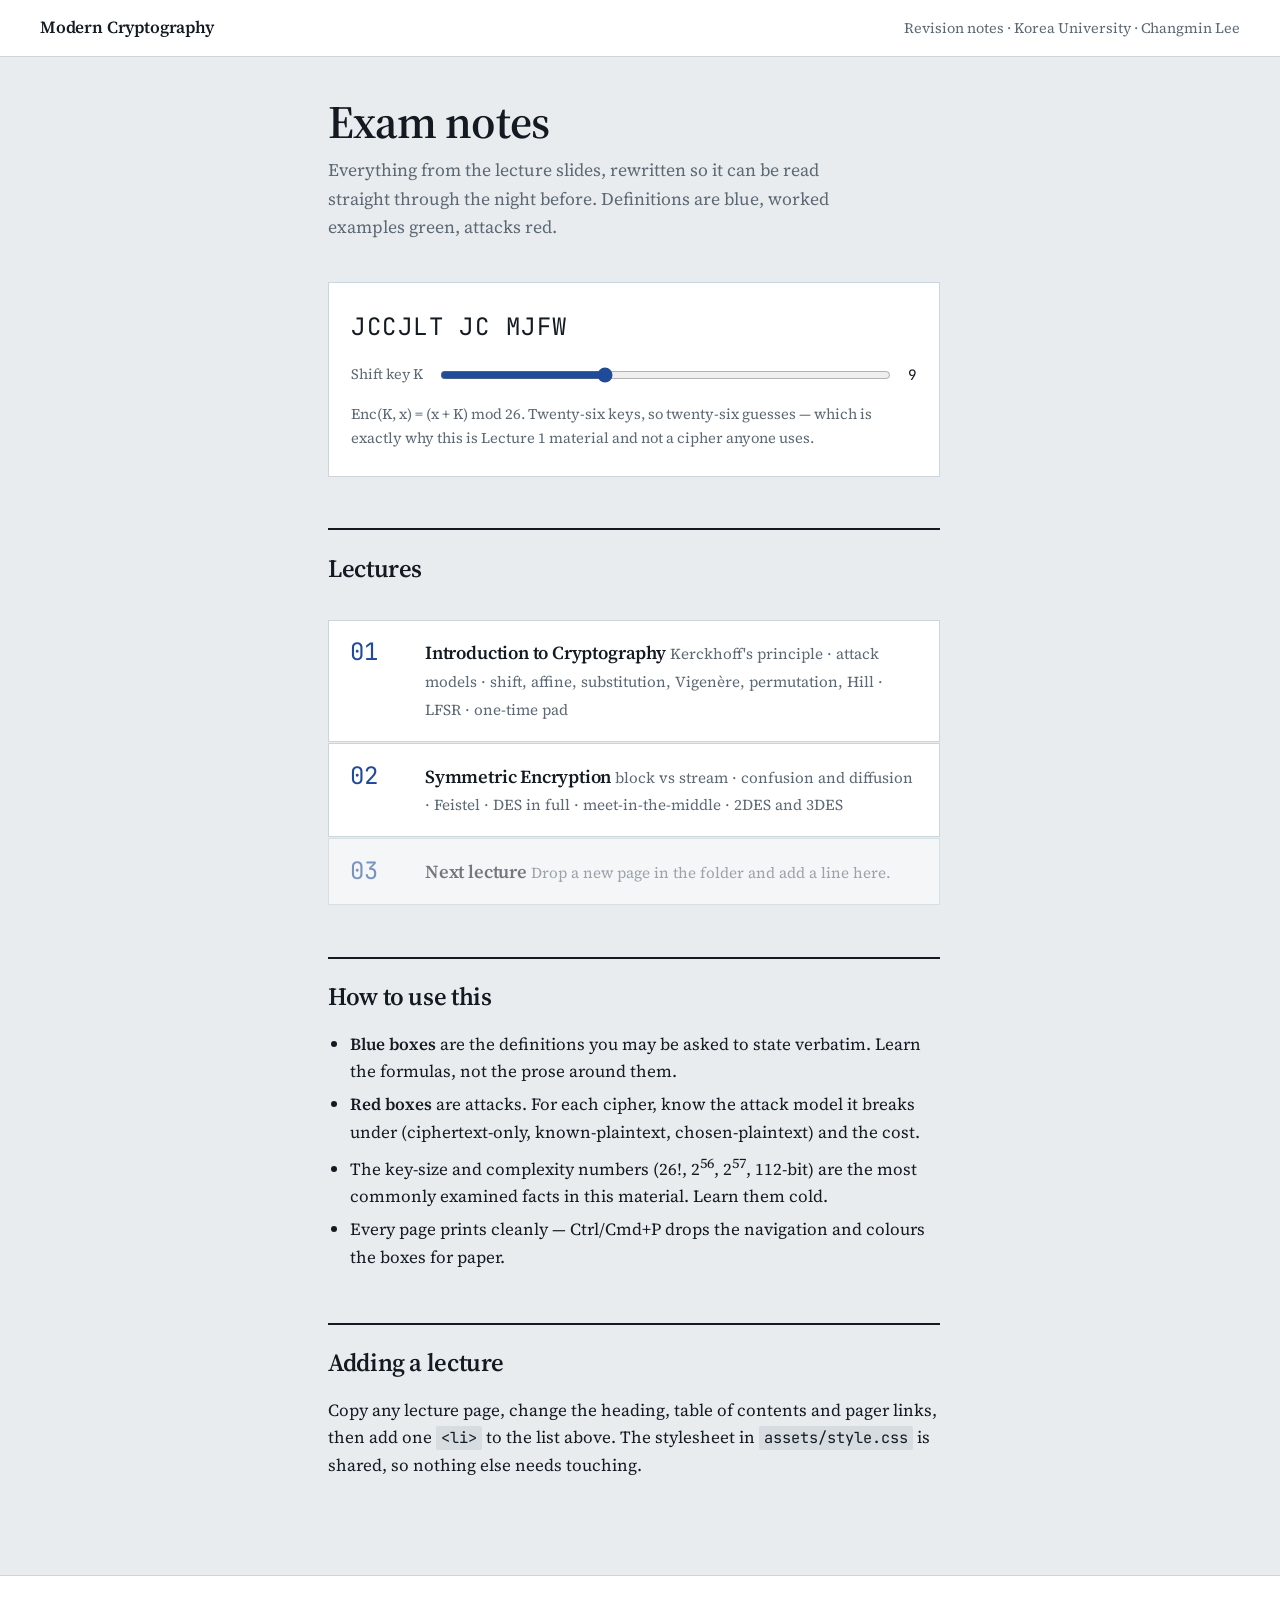
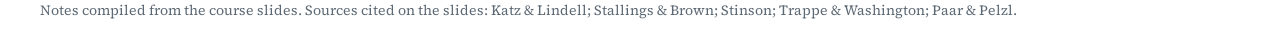
<file: index (1).html>
<!DOCTYPE html>
<html lang="en">
<head>
<meta charset="utf-8">
<meta name="viewport" content="width=device-width, initial-scale=1">
<title>Modern Cryptography — exam notes</title>
<meta name="description" content="Revision notes for Modern Cryptography (Korea University, Changmin Lee).">
<link rel="preconnect" href="https://fonts.googleapis.com">
<link rel="preconnect" href="https://fonts.gstatic.com" crossorigin>
<link href="https://fonts.googleapis.com/css2?family=JetBrains+Mono:wght@400;600&family=Source+Serif+4:opsz,wght@8..60,400;8..60,600&display=swap" rel="stylesheet">
<link rel="stylesheet" href="assets/style.css">
</head>
<body>

<header class="masthead">
  <div class="inner">
    <a class="home" href="index.html">Modern Cryptography</a>
    <span class="course">Revision notes · Korea University · Changmin Lee</span>
  </div>
</header>

<main class="layout">
  <div></div>
  <article>
    <h1>Exam notes</h1>
    <p class="standfirst">Everything from the lecture slides, rewritten so it can be read straight through the night before. Definitions are blue, worked examples green, attacks red.</p>

    <section class="cipher" aria-label="Shift cipher demonstration">
      <p class="cipher-line" id="cipherLine">ATTACK AT DAWN</p>
      <div class="cipher-controls">
        <label for="shift">Shift key K</label>
        <input type="range" id="shift" min="0" max="25" value="0" step="1">
        <output id="shiftOut" for="shift">0</output>
      </div>
      <p style="margin:1rem 0 0;font-size:0.92rem;color:var(--muted)">Enc(K, x) = (x + K) mod 26. Twenty-six keys, so twenty-six guesses — which is exactly why this is Lecture 1 material and not a cipher anyone uses.</p>
    </section>

    <h2>Lectures</h2>
    <ol class="deck">
      <li>
        <a href="01-introduction.html">
          <span class="num">01</span>
          <span>
            <span class="title">Introduction to Cryptography</span>
            <span class="topics">Kerckhoff's principle · attack models · shift, affine, substitution, Vigenère, permutation, Hill · LFSR · one-time pad</span>
          </span>
        </a>
      </li>
      <li>
        <a href="02-symmetric-encryption.html">
          <span class="num">02</span>
          <span>
            <span class="title">Symmetric Encryption</span>
            <span class="topics">block vs stream · confusion and diffusion · Feistel · DES in full · meet-in-the-middle · 2DES and 3DES</span>
          </span>
        </a>
      </li>
      <li>
        <span class="deck-slot">
          <a class="pending" aria-disabled="true" href="#">
            <span class="num">03</span>
            <span>
              <span class="title">Next lecture</span>
              <span class="topics">Drop a new page in the folder and add a line here.</span>
            </span>
          </a>
        </span>
      </li>
    </ol>

    <h2>How to use this</h2>
    <ul>
      <li><strong>Blue boxes</strong> are the definitions you may be asked to state verbatim. Learn the formulas, not the prose around them.</li>
      <li><strong>Red boxes</strong> are attacks. For each cipher, know the attack model it breaks under (ciphertext-only, known-plaintext, chosen-plaintext) and the cost.</li>
      <li>The key-size and complexity numbers (26!, 2<sup>56</sup>, 2<sup>57</sup>, 112-bit) are the most commonly examined facts in this material. Learn them cold.</li>
      <li>Every page prints cleanly — Ctrl/Cmd+P drops the navigation and colours the boxes for paper.</li>
    </ul>

    <h2>Adding a lecture</h2>
    <p>Copy any lecture page, change the heading, table of contents and pager links, then add one <code>&lt;li&gt;</code> to the list above. The stylesheet in <code>assets/style.css</code> is shared, so nothing else needs touching.</p>
  </article>
</main>

<footer class="site">
  <div class="inner">
    Notes compiled from the course slides. Sources cited on the slides: Katz &amp; Lindell; Stallings &amp; Brown; Stinson; Trappe &amp; Washington; Paar &amp; Pelzl.
  </div>
</footer>

<script>
(function () {
  var plain = "ATTACK AT DAWN";
  var line = document.getElementById("cipherLine");
  var slider = document.getElementById("shift");
  var out = document.getElementById("shiftOut");

  function shift(text, k) {
    return text.replace(/[A-Z]/g, function (c) {
      return String.fromCharCode(((c.charCodeAt(0) - 65 + k) % 26) + 65);
    });
  }
  function render() {
    var k = Number(slider.value);
    line.textContent = shift(plain, k);
    out.textContent = k;
  }
  slider.addEventListener("input", render);
  render();

  // One quiet pass through the key space on load, then stop.
  if (!window.matchMedia("(prefers-reduced-motion: reduce)").matches) {
    var k = 0;
    var t = setInterval(function () {
      k += 1;
      if (k > 9) { clearInterval(t); return; }
      slider.value = k;
      render();
    }, 110);
  }
})();
</script>

</body>
</html>
</file>
<file: assets/style.css>
/* Modern Cryptography — exam notes
   Colour semantics follow the lecture slides:
   blue = definition, green = worked example, red = attack. */

:root {
  --paper:   #e8ecef;
  --card:    #ffffff;
  --ink:     #131a21;
  --muted:   #5c6873;
  --rule:    #ccd5db;
  --def:     #1f4b99;
  --def-bg:  #e7ecf7;
  --ex:      #1b6349;
  --ex-bg:   #e4f0ea;
  --atk:     #a02a24;
  --atk-bg:  #f7e7e5;
  --tip:     #7a5310;
  --tip-bg:  #f6eddb;
  --measure: 68ch;
}

@media (prefers-color-scheme: dark) {
  :root {
    --paper:  #10161b;
    --card:   #171f26;
    --ink:    #e3e8ec;
    --muted:  #93a1ac;
    --rule:   #2c3841;
    --def:    #8fb4ee;
    --def-bg: #17243a;
    --ex:     #7fc9a9;
    --ex-bg:  #142a23;
    --atk:    #ef9b94;
    --atk-bg: #2e1b1a;
    --tip:    #e0be7c;
    --tip-bg: #2a2317;
  }
}

*, *::before, *::after { box-sizing: border-box; }

html { scroll-behavior: smooth; scroll-padding-top: 1.5rem; }
@media (prefers-reduced-motion: reduce) {
  html { scroll-behavior: auto; }
  * { animation: none !important; transition: none !important; }
}

body {
  margin: 0;
  background: var(--paper);
  color: var(--ink);
  font-family: "Source Serif 4", Charter, Georgia, "Times New Roman", serif;
  font-size: 1.0625rem;
  line-height: 1.62;
  -webkit-font-smoothing: antialiased;
}

code, kbd, .mono, table, .formula {
  font-family: "JetBrains Mono", ui-monospace, SFMono-Regular, Menlo, Consolas, monospace;
}

a { color: var(--def); text-decoration-thickness: 1px; text-underline-offset: 2px; }
a:focus-visible, button:focus-visible {
  outline: 2px solid var(--def);
  outline-offset: 3px;
  border-radius: 2px;
}

/* ---------- shell ---------- */

.masthead {
  border-bottom: 1px solid var(--rule);
  background: var(--card);
}
.masthead .inner {
  max-width: 78rem;
  margin: 0 auto;
  padding: 0.9rem 1.5rem;
  display: flex;
  gap: 1rem;
  align-items: baseline;
  justify-content: space-between;
  flex-wrap: wrap;
}
.masthead .home {
  font-weight: 600;
  letter-spacing: -0.01em;
  text-decoration: none;
  color: var(--ink);
}
.masthead .course { color: var(--muted); font-size: 0.9rem; }

.layout {
  max-width: 78rem;
  margin: 0 auto;
  padding: 2.5rem 1.5rem 5rem;
  display: grid;
  grid-template-columns: 15rem minmax(0, 1fr);
  gap: 3rem;
}
@media (max-width: 62rem) {
  .layout { grid-template-columns: minmax(0, 1fr); gap: 1.5rem; }
}

/* ---------- table of contents ---------- */

.toc { font-size: 0.925rem; }
.toc-sticky { position: sticky; top: 1.5rem; }
.toc h2 {
  font-size: 0.925rem;
  margin: 0 0 0.6rem;
  color: var(--muted);
  font-weight: 600;
}
.toc ol { list-style: none; margin: 0; padding: 0; counter-reset: toc; }
.toc li { counter-increment: toc; margin: 0.28rem 0; }
.toc li a { text-decoration: none; color: var(--ink); display: block; padding-left: 1.9rem; text-indent: -1.9rem; }
.toc li a::before {
  content: counter(toc) ".";
  color: var(--muted);
  display: inline-block;
  width: 1.6rem;
  text-indent: 0;
  font-variant-numeric: tabular-nums;
}
.toc li a:hover { color: var(--def); }
@media (max-width: 62rem) {
  .toc-sticky { position: static; }
  .toc { background: var(--card); border: 1px solid var(--rule); padding: 1rem 1.2rem; }
}

/* ---------- article ---------- */

article { max-width: var(--measure); }

.lecture-no {
  font-size: 0.9rem;
  color: var(--muted);
  margin: 0 0 0.35rem;
  font-variant-numeric: tabular-nums;
}

h1 {
  font-size: clamp(2rem, 4.5vw, 2.9rem);
  line-height: 1.1;
  letter-spacing: -0.02em;
  margin: 0 0 0.5rem;
  font-weight: 600;
}

.standfirst {
  color: var(--muted);
  font-size: 1.1rem;
  margin: 0 0 2.5rem;
  max-width: 60ch;
}

h2 {
  font-size: 1.55rem;
  letter-spacing: -0.015em;
  font-weight: 600;
  margin: 3.2rem 0 0.9rem;
  padding-top: 1.1rem;
  border-top: 2px solid var(--ink);
}

h3 {
  font-size: 1.15rem;
  font-weight: 600;
  margin: 2rem 0 0.5rem;
}

p { margin: 0 0 1rem; }

ul, ol { margin: 0 0 1rem; padding-left: 1.35rem; }
li { margin: 0.35rem 0; }
li > ul, li > ol { margin-top: 0.35rem; margin-bottom: 0.35rem; }

strong { font-weight: 600; }

/* ---------- callouts ---------- */

.box {
  border-left: 3px solid var(--rule);
  background: var(--card);
  padding: 1rem 1.2rem;
  margin: 1.5rem 0;
}
.box > :last-child { margin-bottom: 0; }
.box .label {
  display: block;
  font-family: inherit;
  font-weight: 600;
  font-size: 0.95rem;
  margin-bottom: 0.45rem;
}

.box.def    { border-color: var(--def); background: var(--def-bg); }
.box.def .label    { color: var(--def); }
.box.ex     { border-color: var(--ex);  background: var(--ex-bg); }
.box.ex .label     { color: var(--ex); }
.box.attack { border-color: var(--atk); background: var(--atk-bg); }
.box.attack .label { color: var(--atk); }
.box.tip    { border-color: var(--tip); background: var(--tip-bg); }
.box.tip .label    { color: var(--tip); }

/* ---------- formulas ---------- */

.formula {
  background: var(--card);
  border: 1px solid var(--rule);
  padding: 0.85rem 1rem;
  margin: 1.1rem 0;
  font-size: 0.95rem;
  line-height: 1.75;
  overflow-x: auto;
  white-space: pre;
}
.box .formula { background: transparent; border: none; padding: 0.2rem 0; }
p code, li code, td code {
  font-size: 0.9em;
  background: rgba(127, 140, 152, 0.16);
  padding: 0.08em 0.32em;
  border-radius: 2px;
}

/* ---------- tables ---------- */

.table-wrap { overflow-x: auto; margin: 1.3rem 0; }
table {
  border-collapse: collapse;
  width: 100%;
  font-size: 0.86rem;
  background: var(--card);
}
caption {
  caption-side: top;
  text-align: left;
  font-family: "Source Serif 4", Georgia, serif;
  color: var(--muted);
  font-size: 0.92rem;
  padding-bottom: 0.45rem;
}
th, td {
  border: 1px solid var(--rule);
  padding: 0.42rem 0.6rem;
  text-align: left;
  vertical-align: top;
}
th { font-weight: 600; background: var(--def-bg); color: var(--def); }
table.grid td, table.grid th { text-align: center; font-variant-numeric: tabular-nums; padding: 0.3rem 0.45rem; }
table.prose { font-family: "Source Serif 4", Georgia, serif; font-size: 0.98rem; }

/* ---------- lecture index cards ---------- */

.deck { list-style: none; padding: 0; margin: 2rem 0 0; max-width: var(--measure); }
.deck li { margin: 0 0 1px; }
.deck a {
  display: grid;
  grid-template-columns: 3.5rem minmax(0, 1fr);
  gap: 1.2rem;
  padding: 1.1rem 1.3rem;
  background: var(--card);
  text-decoration: none;
  color: var(--ink);
  border: 1px solid var(--rule);
  transition: border-color 120ms ease;
}
.deck a:hover { border-color: var(--def); }
.deck .num {
  font-family: "JetBrains Mono", monospace;
  font-size: 1.5rem;
  color: var(--def);
  line-height: 1.2;
}
.deck .title { font-size: 1.15rem; font-weight: 600; letter-spacing: -0.01em; }
.deck .topics { color: var(--muted); font-size: 0.95rem; margin-top: 0.15rem; }
.deck .pending { opacity: 0.55; cursor: default; }
.deck .pending:hover { border-color: var(--rule); }

/* ---------- cipher strip on the index ---------- */

.cipher {
  background: var(--card);
  border: 1px solid var(--rule);
  padding: 1.6rem 1.4rem;
  margin: 2.2rem 0 0;
  max-width: var(--measure);
}
.cipher-line {
  font-family: "JetBrains Mono", monospace;
  font-size: clamp(1rem, 3.2vw, 1.5rem);
  letter-spacing: 0.06em;
  word-break: break-all;
  margin: 0 0 1rem;
  min-height: 1.4em;
}
.cipher-controls { display: flex; align-items: center; gap: 0.9rem; flex-wrap: wrap; font-size: 0.9rem; color: var(--muted); }
.cipher-controls input[type="range"] { accent-color: var(--def); flex: 1 1 12rem; }
.cipher-controls output { font-family: "JetBrains Mono", monospace; color: var(--ink); font-variant-numeric: tabular-nums; }

/* ---------- pager ---------- */

.pager {
  display: flex;
  justify-content: space-between;
  gap: 1rem;
  margin-top: 4rem;
  padding-top: 1.2rem;
  border-top: 1px solid var(--rule);
  font-size: 0.95rem;
  max-width: var(--measure);
}
.pager a { text-decoration: none; }
.pager a:hover { text-decoration: underline; }
.pager span { color: var(--muted); }

footer.site {
  border-top: 1px solid var(--rule);
  background: var(--card);
  color: var(--muted);
  font-size: 0.88rem;
}
footer.site .inner { max-width: 78rem; margin: 0 auto; padding: 1.4rem 1.5rem; }

/* ---------- print ---------- */

@media print {
  :root { --paper: #fff; --card: #fff; --ink: #000; --rule: #999; }
  .masthead, .toc, .pager, footer.site, .cipher-controls { display: none; }
  .layout { display: block; padding: 0; }
  article { max-width: none; }
  h2 { break-after: avoid; }
  .box, .formula, table { break-inside: avoid; }
  a { color: #000; text-decoration: none; }
}
</file>
